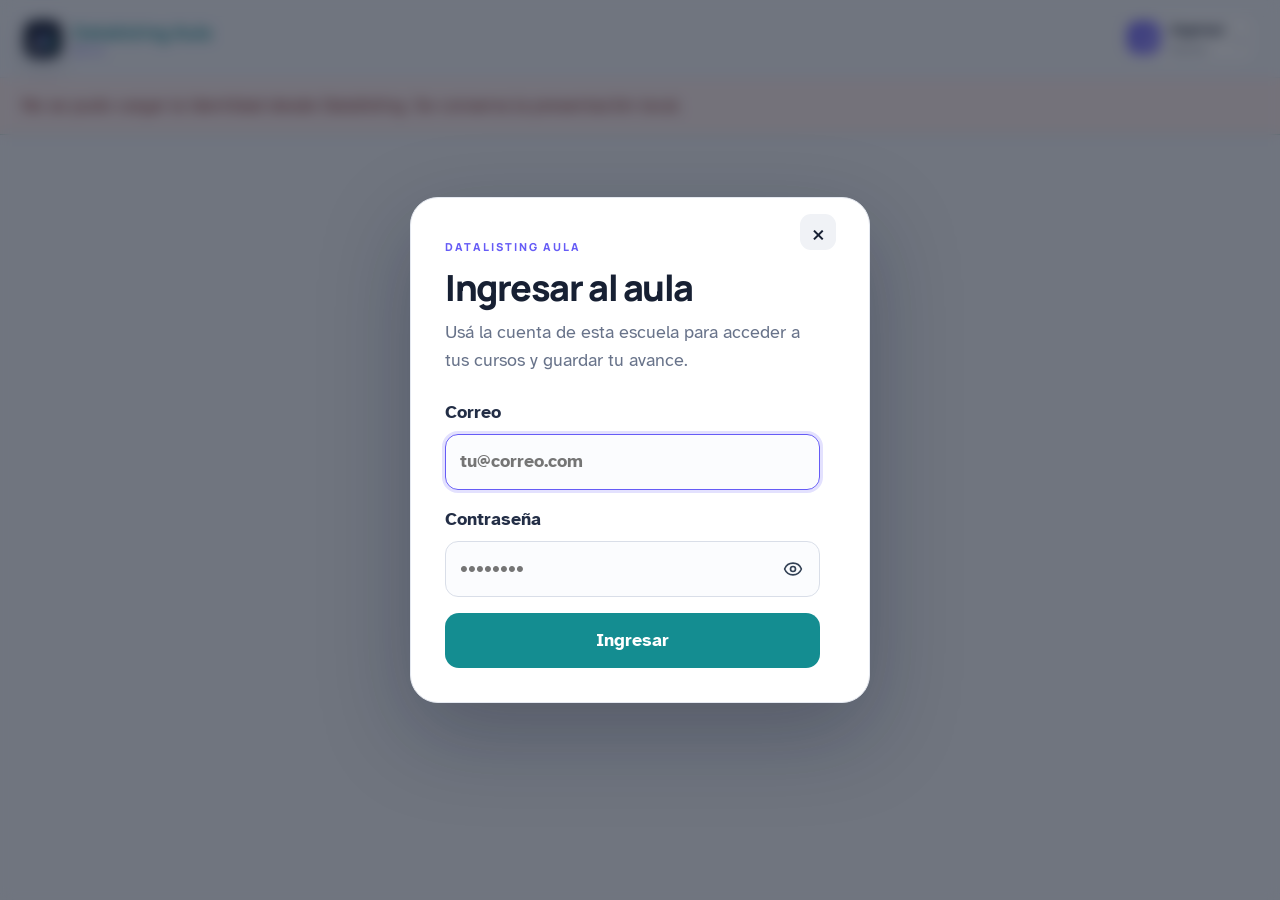
<file: index.html>
<!doctype html>
<html lang="es">
<head>
  <meta charset="utf-8">
  <meta name="viewport" content="width=device-width,initial-scale=1">
  <meta name="theme-color" content="#f5f7fb">
  <meta name="robots" content="noindex,nofollow,noarchive,nosnippet,noimageindex">
  <meta name="referrer" content="strict-origin-when-cross-origin">
  <title>Datalisting Aula</title>
  <link rel="preconnect" href="https://fonts.googleapis.com">
  <link rel="preconnect" href="https://fonts.gstatic.com" crossorigin>
  <link href="https://fonts.googleapis.com/css2?family=Atkinson+Hyperlegible:wght@400;700&family=Manrope:wght@500;600;700;800&display=swap" rel="stylesheet">
  <link rel="stylesheet" href="assets/aula.css?v=20261018-form-scroll1">
  <link rel="stylesheet" href="assets/meteorologia.css?v=20261017-2">
<link rel="stylesheet" href="assets/portal.css?v=20261017-2"><link rel="stylesheet" href="assets/docente.css?v=20261018-guia1"></head>
<body>
  <div class="privacy-shield" id="privacyShield" aria-hidden="true">
    <div class="privacy-shield-card">
      <strong>Contenido protegido</strong>
      <span>Volvé a Datalisting Aula para continuar.</span>
    </div>
  </div>
  <div class="privacy-watermark" id="privacyWatermark" aria-hidden="true"></div>
  <a class="skip" href="#contenido">Ir al contenido</a>

  <header class="topbar">
    <a class="brand" href="#" data-view="inicio">
      <span class="brand-mark"><i></i><i></i><i></i></span>
      <span><img id="tenantLogo" alt="" hidden><b data-brand-name>Datalisting</b><small>AULA</small></span>
    </a>
    <nav aria-label="Navegación principal"><button class="nav" data-view="administracion" data-manager-only hidden>Administrar aula</button>
      <button class="nav active" data-view="inicio">Inicio</button>
      <button class="nav" data-view="cursos">Mis cursos</button>
      <button class="nav" data-view="ayuda">Ayuda</button>
      <button class="nav" data-view="meteorologia" data-nautical-only hidden>Meteorología</button>
    </nav>
    <div class="top-actions">
      <button class="accessibility" aria-label="Opciones de lectura">Aa</button>
      <div class="account">
        <button class="profile" id="profileButton" aria-haspopup="menu" aria-expanded="false">
          <span class="avatar" id="profileAvatar">?</span>
          <span><span id="profileName">Ingresar</span><small id="profileRole">Cuenta del aula</small></span>
          <b>⌄</b>
        </button>
        <div class="account-menu hidden" id="accountMenu" role="menu">
          <button type="button" id="accountProfile" role="menuitem">Mi perfil</button>
          <button type="button" id="accountCourses" role="menuitem">Mis cursos</button>
          <button type="button" id="accountLogout" role="menuitem" class="danger">Cerrar sesión</button>
        </div>
      </div>
    </div>
  </header>

  <div id="portalMessage" class="portal-message" role="status" hidden></div><main id="contenido">
    <section class="hero view" data-section="inicio">
      <div class="hero-shell">
        <div class="hero-copy">
          <span class="eyebrow light">TU ESPACIO DE APRENDIZAJE</span>
          <h1>Aprender tecnología<br><span>puede sentirse fácil.</span></h1>
          <p>Todo lo que necesitás para avanzar, explicado con claridad y a tu ritmo.</p>
          <div class="actions">
            <button class="primary" data-view="cursos">Seguir aprendiendo <b>→</b></button>
            <button class="ghost" data-view="ayuda">Necesito ayuda</button>
          </div>
          <div class="hero-meta">
            <div><strong>0</strong><span>Cursos disponibles</span></div>
            <div><strong>0</strong><span>Clases completadas</span></div>
            <div><strong>0</strong><span>Clases pendientes</span></div>
          </div>
        </div>

        <div class="visual-stage"><article class="next-card portal-next"><span class="eyebrow">CONTINUÁ A TU RITMO</span><h2 id="nextCourseTitle">Tu próxima clase comienza acá</h2><p id="nextCourseDescription">Ingresá para ver tus cursos y materiales.</p><button type="button" class="primary" id="continueCourse" disabled>Abrir curso →</button></article></div>
      </div>
    </section>

    <section class="section view" data-section="inicio">
      <div class="section-head">
        <div><span class="eyebrow">CONTINUÁ TU CAMINO</span><h2>Tus cursos</h2><p>Todo organizado para que sepas siempre cuál es el próximo paso.</p></div>
        <button class="link" data-view="cursos">Ver todos <span>→</span></button>
      </div>
      <div class="course-grid" id="homeCourses"></div>
      <div class="wx-teaser" data-nautical-only hidden><div><h3>A Remarla · Panel meteorológico</h3><p>Gráficos interactivos de viento, ráfagas, temperatura y lluvia para Paraná.</p></div><button type="button" data-view="meteorologia">Abrir meteorología →</button></div>
      <div class="support-strip">
        <div class="support-icon">?</div>
        <div><b>¿Algo no se entiende?</b><span>Pedí ayuda en cualquier momento. Te guiamos paso a paso.</span></div>
        <button data-view="ayuda">Ir a Ayuda <span>→</span></button>
      </div>
    </section>

    <section class="section view hidden" data-section="cursos">
      <div class="page-head"><span class="eyebrow">MI APRENDIZAJE</span><h1>Mis cursos</h1><p>Tu biblioteca personal de aprendizaje. Elegí un curso y continuá desde donde quedaste.</p></div>
      <div class="course-grid" id="allCourses"></div>
    </section>

    <section class="section view hidden" data-section="curso">
      <button class="back-link" id="courseBack" type="button">← Volver a mis cursos</button>
      <div class="course-detail-head">
        <div>
          <span class="eyebrow">CURSO</span>
          <h1 id="courseDetailName">Curso</h1>
          <p id="courseDetailDescription"></p>
        </div>
        <div class="course-detail-badge" id="courseDetailCount">0 clases</div>
      </div>
      <div class="lesson-list" id="courseLessons"></div><article id="lessonViewer" class="portal-card" hidden></article><button type="button" class="primary" id="assessmentButton">Evaluación y certificado</button><article id="assessmentBox" class="portal-card" hidden></article>
    </section>


    <section class="section view hidden wx-page" data-section="meteorologia" aria-labelledby="wxTitle">
      <div class="wx-header">
        <div class="wx-heading">
          <div class="wx-identity"><span class="wx-identity-mark" aria-hidden="true">≈</span>
            <span><strong>A REMARLA</strong><small>CLUB DE RÍO · KAYAK &amp; SUP</small></span></div>
          <span class="wx-eyebrow">PRONÓSTICO · PARANÁ</span>
          <h1 id="wxTitle">El río, en datos.</h1>
          <p>Condiciones meteorológicas previstas para el Balneario Thompson. Gráficos por hora para planificar la consulta de las condiciones antes de remar.</p>
          <div class="wx-header-meta"><span><span class="wx-live-dot"></span> Pronóstico actualizado</span><span id="wxUpdate">Esperando primera consulta</span></div>
        </div>
        <div class="wx-header-actions">
          <a href="https://www.instagram.com/kayak_parana_club/" class="wx-social" data-instagram target="_blank" rel="noopener noreferrer" aria-label="Ver Instagram de A Remarla">Instagram ↗</a>
          <button class="wx-refresh" id="wxRefresh" type="button"><span aria-hidden="true">↻</span> Actualizar datos</button>
        </div>
      </div>
      <div class="wx-location"><span>Balneario Thompson · Paraná, Entre Ríos</span><span>Hora local de Argentina · pronóstico, no medición en tiempo real</span></div>
      <p class="wx-status" id="wxStatus" role="status">Consultando datos meteorológicos…</p>

      <div id="wxContent" hidden>
        <div class="wx-overview">
          <article class="wx-wind">
            <div class="wx-wind-head"><span>VIENTO A 10 METROS</span><span class="wx-wind-tag">Modelo horario</span></div>
            <div class="wx-wind-reading"><strong id="wxWind">—</strong><span>km/h</span></div>
            <div class="wx-wind-direction" id="wxDirection">Dirección del viento: —</div>
            <div class="wx-compass">
              <div class="wx-compass-ring"><span class="wx-n">N</span><span class="wx-e">E</span><span class="wx-s">S</span><span class="wx-o">O</span>
                <span class="wx-compass-pointer" id="wxPointer" aria-hidden="true">↑</span></div>
              <div class="wx-compass-note"><strong>Rosa de orientación</strong><span>La flecha indica de dónde viene el viento.</span></div>
            </div>
            <div class="wx-wind-note">El viento pronosticado a 10 m puede variar considerablemente a nivel del agua.</div>
          </article>
          <div class="wx-metrics">
            <article class="wx-metric"><span class="wx-label">Ráfagas</span><div class="wx-metric-reading"><strong id="wxGust">—</strong><span>km/h</span></div><small>Picos pronosticados</small></article>
            <article class="wx-metric"><span class="wx-label">Temperatura</span><div class="wx-metric-reading"><strong id="wxTemp">—</strong><span>°C</span></div><small>Aire a 2 metros</small></article>
            <article class="wx-metric"><span class="wx-label">Humedad</span><div class="wx-metric-reading"><strong id="wxHumidity">—</strong><span>%</span></div><small>Humedad relativa</small></article>
            <article class="wx-metric"><span class="wx-label">Presión</span><div class="wx-metric-reading"><strong id="wxPressure">—</strong><span>hPa</span></div><small>Al nivel del mar</small></article>
            <article class="wx-metric"><span class="wx-label">Nubosidad</span><div class="wx-metric-reading"><strong id="wxCloud">—</strong><span>%</span></div><small>Cobertura del cielo</small></article>
            <article class="wx-metric"><span class="wx-label">Precipitación</span><div class="wx-metric-reading"><strong id="wxRain">—</strong><span>mm</span></div><small id="wxRainNote">Próxima hora</small></article>
          </div>
        </div>

        <section class="wx-chart-shell" aria-labelledby="wxChartsHeading">
          <div class="wx-chart-header"><div><span class="wx-eyebrow">EVOLUCIÓN METEOROLÓGICA</span><h2 id="wxChartsHeading">Pronóstico por horas</h2><p>Deslizá la selección para explorar cada hora. Datos expresados en hora argentina.</p></div>
            <div class="wx-range" role="group" aria-label="Período del pronóstico">
              <button type="button" data-wx-hours="12">12 h</button><button type="button" data-wx-hours="24" class="active" aria-pressed="true">24 h</button><button type="button" data-wx-hours="48">48 h</button>
            </div>
          </div>
          <div class="wx-selected"><div><small>HORA SELECCIONADA</small><strong id="wxSelectedTime">—</strong></div>
            <div class="wx-selected-values"><span>Viento <b id="wxSelectedWind">—</b> km/h</span><span>Ráfagas <b id="wxSelectedGust">—</b> km/h</span><span>Temp. <b id="wxSelectedTemp">—</b> °C</span><span>Lluvia <b id="wxSelectedRain">—</b> mm</span></div>
          </div>
          <div class="wx-chart-title"><h3>Viento y ráfagas</h3><div class="wx-legend"><span><i class="wx-key wx-key-wind"></i> Viento</span><span><i class="wx-key wx-key-gust"></i> Ráfagas</span></div></div>
          <div class="wx-chart-viewport"><svg id="wxWindChart" class="wx-chart" role="img" aria-label="Curvas de viento y ráfagas con indicador de la hora seleccionada"></svg></div>
          <div class="wx-hour-control"><label for="wxHourSlider">Explorar hora</label><input id="wxHourSlider" type="range" min="0" max="23" value="0" step="1"><span>Mové el control para comparar los valores</span></div>
          <div class="wx-chart-pair">
            <section class="wx-mini-chart"><div class="wx-chart-title"><h3>Temperatura</h3><small>°C</small></div><div class="wx-chart-viewport"><svg id="wxTempChart" class="wx-chart" role="img" aria-label="Evolución de temperatura prevista"></svg></div></section>
            <section class="wx-mini-chart"><div class="wx-chart-title"><h3>Precipitación</h3><small>mm por hora</small></div><div class="wx-chart-viewport"><svg id="wxRainChart" class="wx-chart" role="img" aria-label="Barras de precipitación prevista"></svg></div></section>
          </div>
          <div class="wx-totals"><div><small>RÁFAGA MÁXIMA EN EL PERÍODO</small><strong id="wxMaxGust">—</strong></div><div><small>PRECIPITACIÓN ACUMULADA</small><strong id="wxTotalRain">—</strong></div></div>
        </section>

        <section class="wx-forecast" aria-labelledby="wxTableHeading"><div class="wx-forecast-title"><h2 id="wxTableHeading">Detalle técnico horario</h2><small>Deslizá la tabla horizontalmente en el celular</small></div>
          <div class="wx-hourly-scroll" tabindex="0" role="region" aria-label="Tabla de datos meteorológicos por hora"><table class="wx-hourly"><thead><tr><th>Fecha y hora</th><th>Viento<br>km/h</th><th>Ráfaga<br>km/h</th><th>Desde</th><th>Temperatura<br>°C</th><th>Lluvia<br>mm</th></tr></thead><tbody id="wxHourlyBody"></tbody></table></div>
        </section>
      </div>
      <section class="portal-card"><h2>Río y fuentes oficiales</h2><p>Consultá observaciones y alertas publicadas por sus organismos. Estos enlaces no son mediciones integradas en el panel.</p><div class="official-links"><a href="https://alerta.ina.gob.ar/" target="_blank" rel="noopener">INA · niveles y pronósticos hidrológicos ↗</a><a href="https://www.hidro.gov.ar/" target="_blank" rel="noopener">Servicio de Hidrografía Naval ↗</a><a href="https://www.smn.gob.ar/alertas" target="_blank" rel="noopener">SMN · alertas meteorológicas ↗</a><a href="https://www.noaa.gov/" target="_blank" rel="noopener">NOAA · información meteorológica y oceánica ↗</a></div></section><p class="wx-footer"><strong>Fuente:</strong> <a href="https://api.met.no/" target="_blank" rel="noopener noreferrer">MET Norway</a> · <a href="https://creativecommons.org/licenses/by/4.0/" target="_blank" rel="noopener noreferrer">CC BY 4.0</a>. Consultados desde Datalisting; convertidos a km/h y hora argentina. Las variables que el proveedor no devuelve se muestran como no disponibles. Ubicación aproximada: Thompson, Paraná. <strong>No son datos observados en la costa ni una recomendación de seguridad náutica.</strong> Verificar corrientes, nivel del río y alertas oficiales antes de salir.</p>
    </section>

    <section class="section view hidden" data-section="ayuda">
      <div class="help">
        <div><span class="eyebrow">AYUDA SIN COMPLICACIONES</span><h1>Estamos cerca cuando lo necesitás.</h1><p>No hace falta conocer palabras técnicas. Elegí lo que querés hacer y te acompañamos paso a paso.</p></div>
        <aside>
          <div class="help-title"><span>?</span><b>¿Con qué te ayudamos?</b></div>
          <button><i>01</i><span>Cómo entrar a una clase<small>Empezar o continuar una actividad</small></span><b>→</b></button>
          <button><i>02</i><span>Cómo ver un material<small>PDF, videos y contenidos</small></span><b>→</b></button>
          <button><i>03</i><span>Recuperar mi acceso<small>Usuario o contraseña</small></span><b>→</b></button>
          <button><i>04</i><span>Contactar al docente<small>Enviar una consulta</small></span><b>→</b></button>
        </aside>
      </div>
    </section>
<section class="section view hidden" data-section="administracion"><div class="page-head"><span class="eyebrow">ADMINISTRACIÓN DE TU ESCUELA</span><h1>Cursos, materiales y alumnos</h1><p>Los cambios se guardan en Datalisting. Solo se muestran datos de este portal.</p></div><div class="portal-admin-grid"><article class="portal-card"><h2>Identidad de tu escuela</h2><form id="identityForm"><label>Nombre<input name="name" required></label><label>Presentación<textarea name="tagline" maxlength="500"></textarea></label><label>Color principal<input name="primary_color" type="color" value="#148d91"></label><label>Logotipo (enlace HTTPS)<input name="logo_url" type="url"></label><button class="primary">Guardar identidad</button></form></article>
<article class="portal-card"><h2>1 · Curso</h2><label>Elegí un curso<select id="manageCourse"><option value="">Nuevo curso</option></select></label><form id="courseForm"><label>Nombre<input name="name" required maxlength="255"></label><label>Identificador<input name="slug" pattern="[a-z0-9]+(-[a-z0-9]+)*" required maxlength="100"></label><label>Descripción<textarea name="description" maxlength="5000"></textarea></label><label><input type="checkbox" name="active" checked>Activo</label><label><input name="preview" type="checkbox">Mostrar este curso como muestra pública (incluye texto y enlaces de sus clases)</label><button class="primary">Guardar curso</button></form></article>
<article class="portal-card"><h2>2 · Clases</h2><label>Elegí una clase<select id="manageLesson"><option value="">Nueva clase</option></select></label><form id="lessonForm"><label>Título<input name="title" required maxlength="255"></label><label>Descripción<textarea name="description" maxlength="5000"></textarea></label><label>Contenido de la clase<textarea name="content" rows="8" maxlength="100000"></textarea></label><div class="portal-two"><label>Orden<input name="sort_order" type="number" min="0" value="0" required></label><label>Duración estimada (minutos)<input name="duration_minutes" type="number" min="1" max="1440"></label></div><label><input type="checkbox" name="active" checked>Activa</label><button class="primary">Guardar clase</button></form></article>
<article class="portal-card"><h2>3 · Material privado</h2><p>Elegí un curso y una clase guardados. Cargá un archivo o un enlace HTTPS.</p><form id="materialForm"><label>Título<input name="title" required maxlength="255"></label><label>Archivo (hasta 20 MB)<input name="file" type="file"></label><label>Enlace alternativo<input name="external_url" type="url" placeholder="https://"></label><button class="primary">Agregar material</button></form></article>
<article class="portal-card"><h2>4 · Inscribir alumno</h2><p>Elegí primero el curso. La inscripción manual es una habilitación expresa del administrador.</p><form id="enrollForm"><label>Cuenta del alumno<select id="studentSelect" required></select></label><button class="primary">Inscribir al curso</button></form><details><summary>Crear cuenta de alumno</summary><form id="studentForm"><label>Nombre<input name="name" required></label><label>Correo<input type="email" name="email" required></label><label>Contraseña temporal<input type="password" name="password" minlength="6" pattern="(?=.*\p{Lu})(?=.*[\p{P}\p{S}]).{6,}" title="Mínimo 6 caracteres, una mayúscula y un símbolo" required autocomplete="new-password"></label><label>Repetir contraseña<input type="password" name="password_confirmation" minlength="6" pattern="(?=.*\p{Lu})(?=.*[\p{P}\p{S}]).{6,}" title="Mínimo 6 caracteres, una mayúscula y un símbolo" required autocomplete="new-password"></label><p>El alumno debe cambiarla primero en datalisting.info/login.</p><button class="primary">Crear cuenta</button></form></details></article>
<article class="portal-card" data-nautical-only hidden><h2>Ubicación del panel náutico</h2><form id="nauticalForm"><label>Lugar<input name="location_name" required></label><label>Latitud<input name="latitude" type="number" step="0.0001" min="-90" max="90" required></label><label>Longitud<input name="longitude" type="number" step="0.0001" min="-180" max="180" required></label><button class="primary">Guardar ubicación</button></form></article></div></section>
  </main>

<section class="view hidden section" data-section="cuenta"><article class="portal-card" id="passwordCard" hidden><h2>Mi cuenta · cambiar contraseña</h2><form id="passwordForm"><label>Contraseña actual<input name="current_password" type="password" required autocomplete="current-password"></label><label>Nueva contraseña<input name="password" type="password" minlength="6" pattern="(?=.*\p{Lu})(?=.*[\p{P}\p{S}]).{6,}" title="Mínimo 6 caracteres, una mayúscula y un símbolo" required autocomplete="new-password"></label><label>Repetí la nueva contraseña<input name="password_confirmation" type="password" minlength="6" pattern="(?=.*\p{Lu})(?=.*[\p{P}\p{S}]).{6,}" title="Mínimo 6 caracteres, una mayúscula y un símbolo" required autocomplete="new-password"></label><button class="primary">Guardar contraseña</button></form></article></section>
  <div class="auth-backdrop hidden" id="authBackdrop">
    <section class="auth-card" role="dialog" aria-modal="true" aria-labelledby="authTitle">
      <button class="auth-close" id="authClose" aria-label="Cerrar">×</button>
      <span class="eyebrow">DATALISTING AULA</span>
      <h2 id="authTitle">Ingresar al aula</h2>
      <p>Usá la cuenta de esta escuela para acceder a tus cursos y guardar tu avance.</p>
      <form id="loginForm">
        <label>Correo
          <input id="loginEmail" type="email" autocomplete="username" required placeholder="tu@correo.com">
        </label>
        <label>Contraseña
          <input id="loginPassword" type="password" autocomplete="current-password" required placeholder="••••••••">
        </label>
        <p class="auth-error hidden" id="authError"></p>
        <button class="auth-submit" type="submit">Ingresar</button>
      </form>
    </section>
  </div>

  <footer><div class="footer-brand"><span class="brand-mark"><i></i><i></i><i></i></span><b data-brand-name>Datalisting Aula</b></div><p>La tecnología a tu servicio, y no al revés.</p><small>Accesibilidad · Privacidad · Ayuda</small></footer>
  <script src="config.js?v=20261017-2"></script>
  <script src="assets/aula.js?v=20261019-session-429-2"></script>
  <script src="assets/meteorologia.js?v=20261017-2"></script>
<script src="assets/docente.js?v=20261018-guia2"></script>
<script defer src="assets/portal-privacy-consent.js" data-portal="aula-generica"></script>

<script defer src="https://20facusam23.github.io/portfolio/datalisting-grid/grid.js?v=20261031-2" data-dg-site="aula"></script>
</body>
</html>
</file>
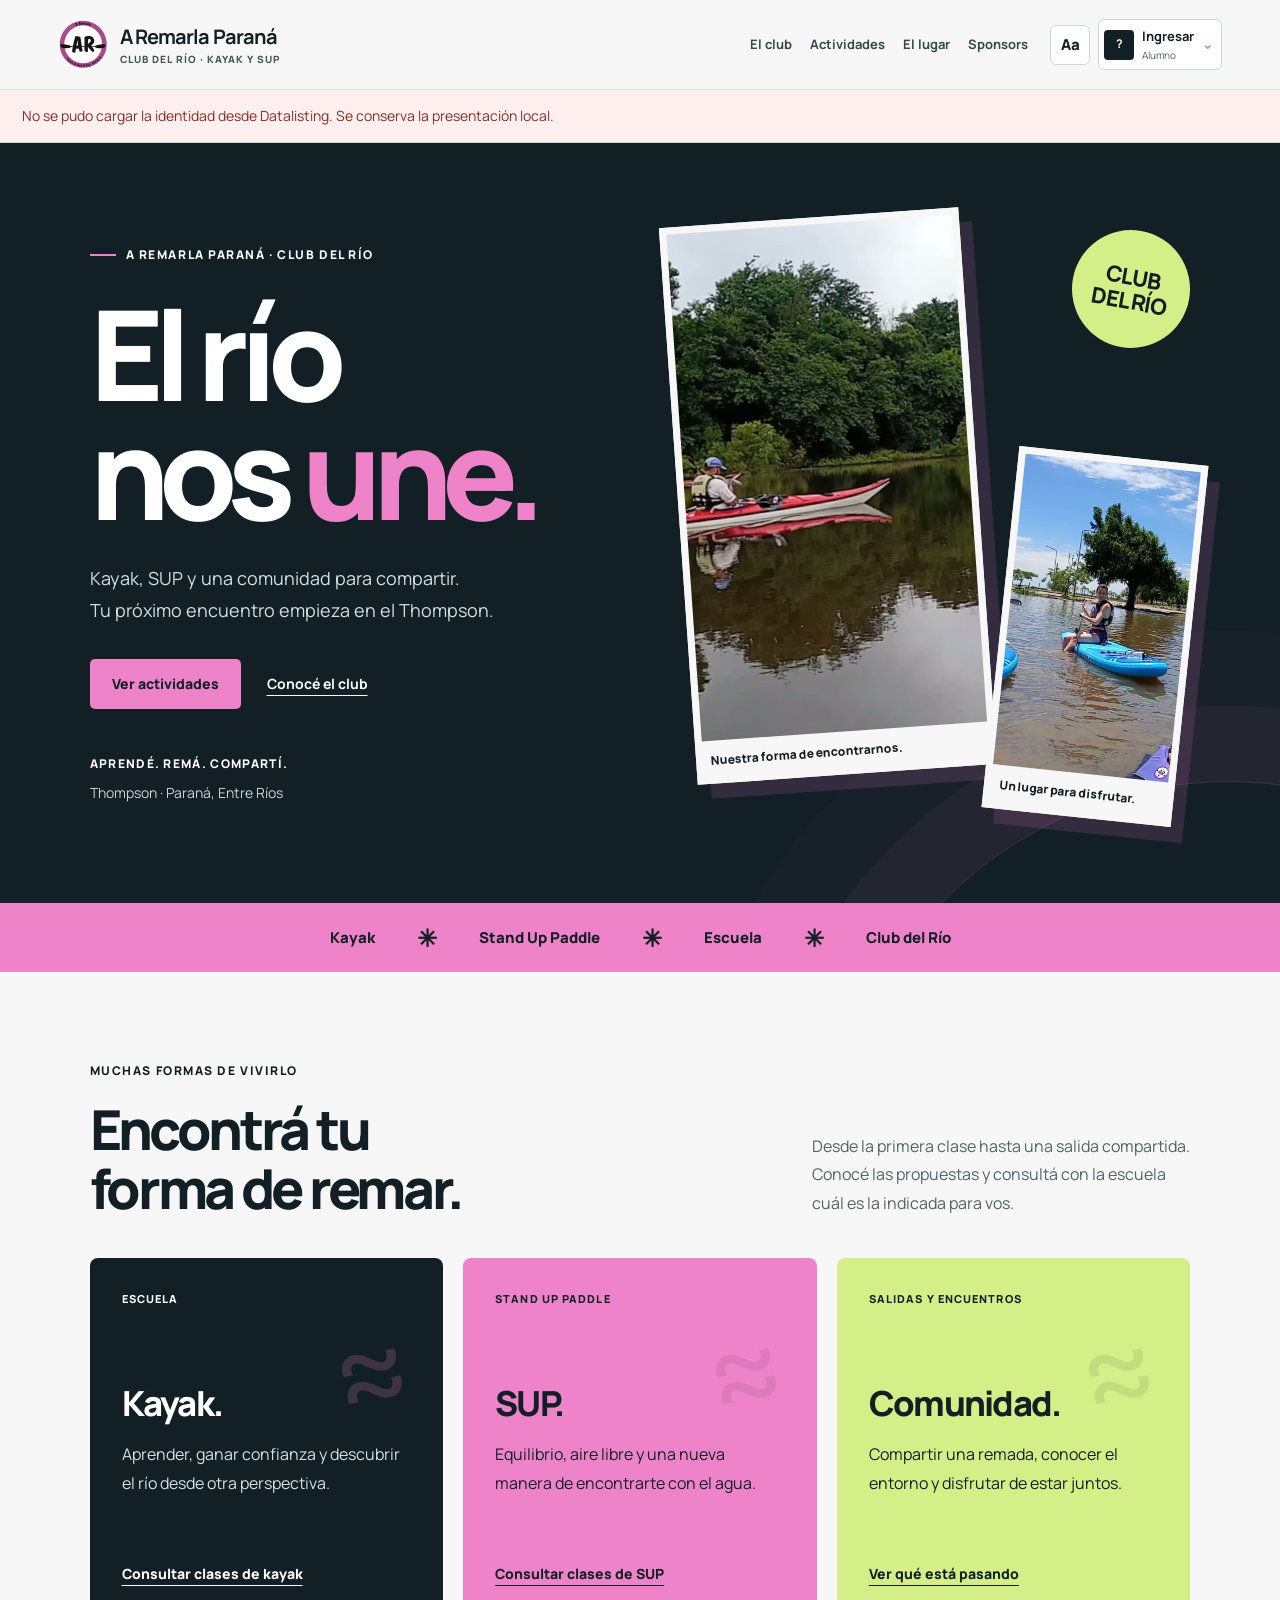
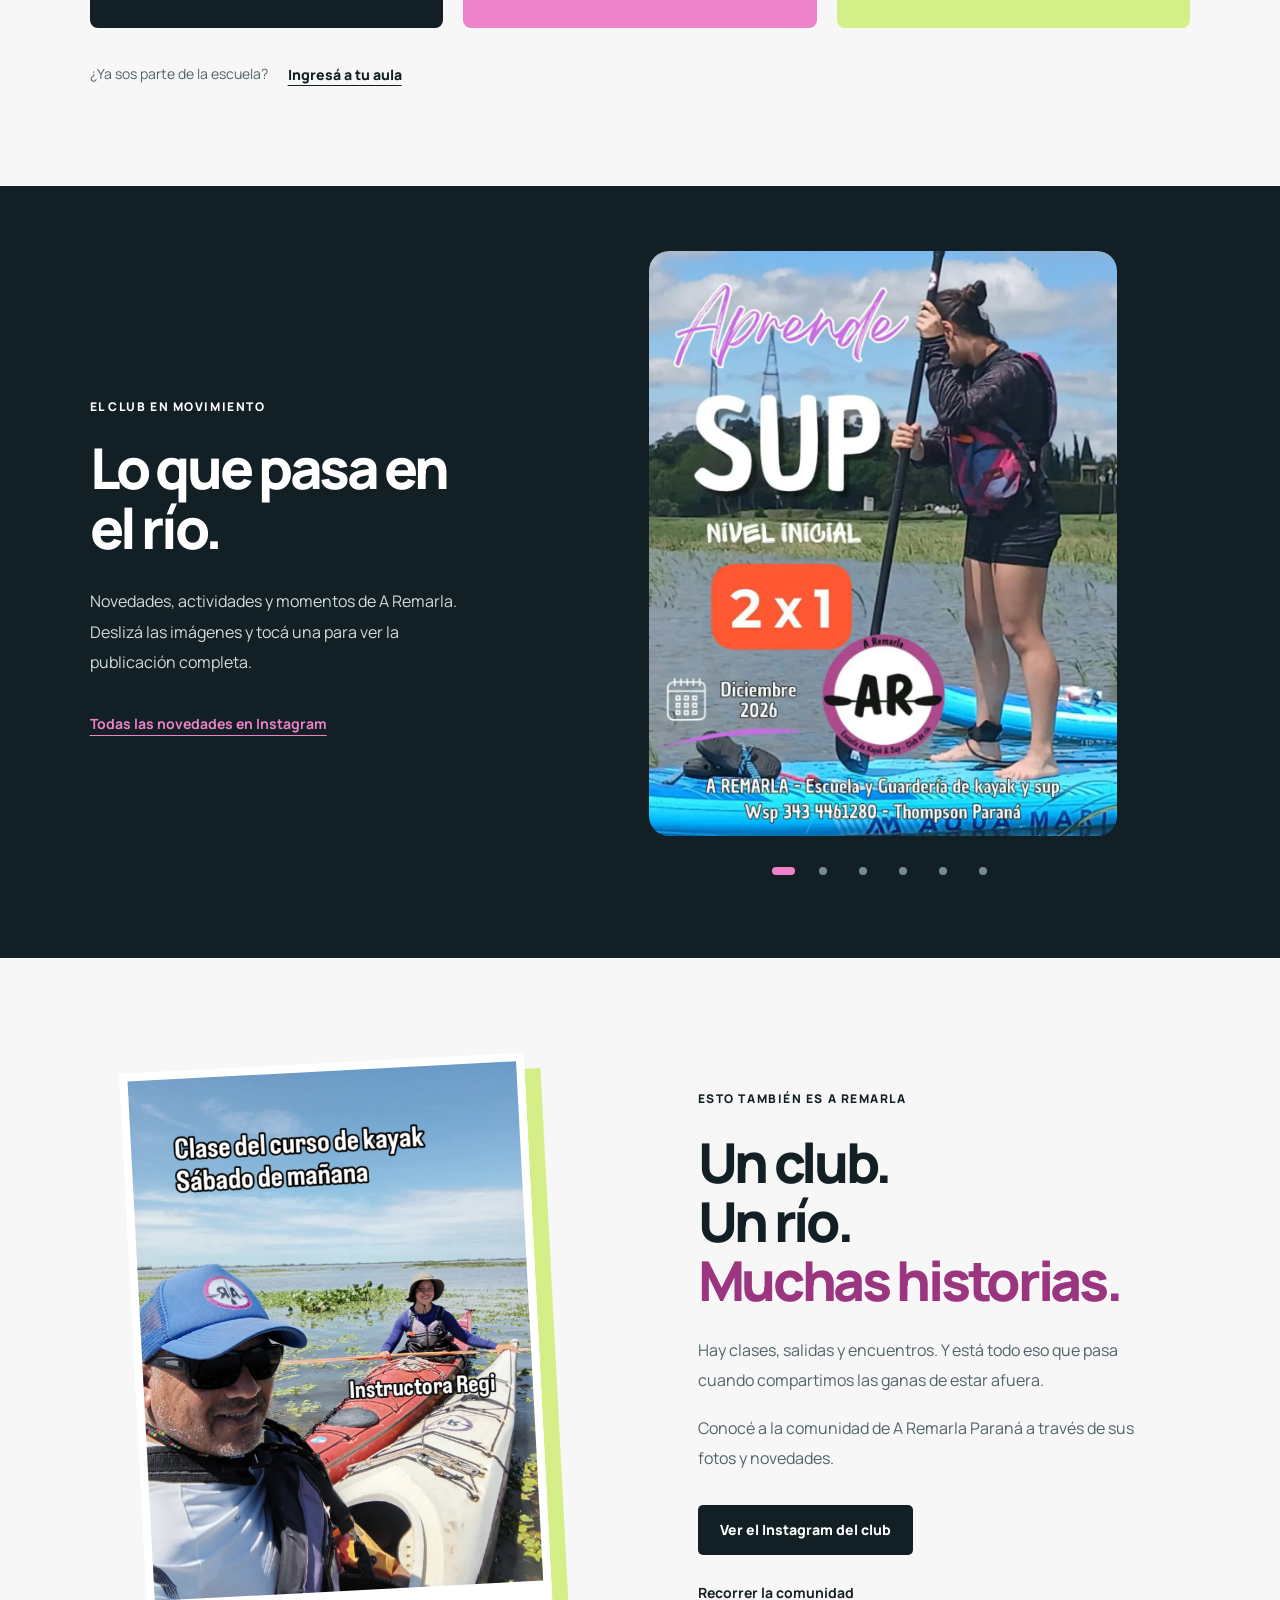
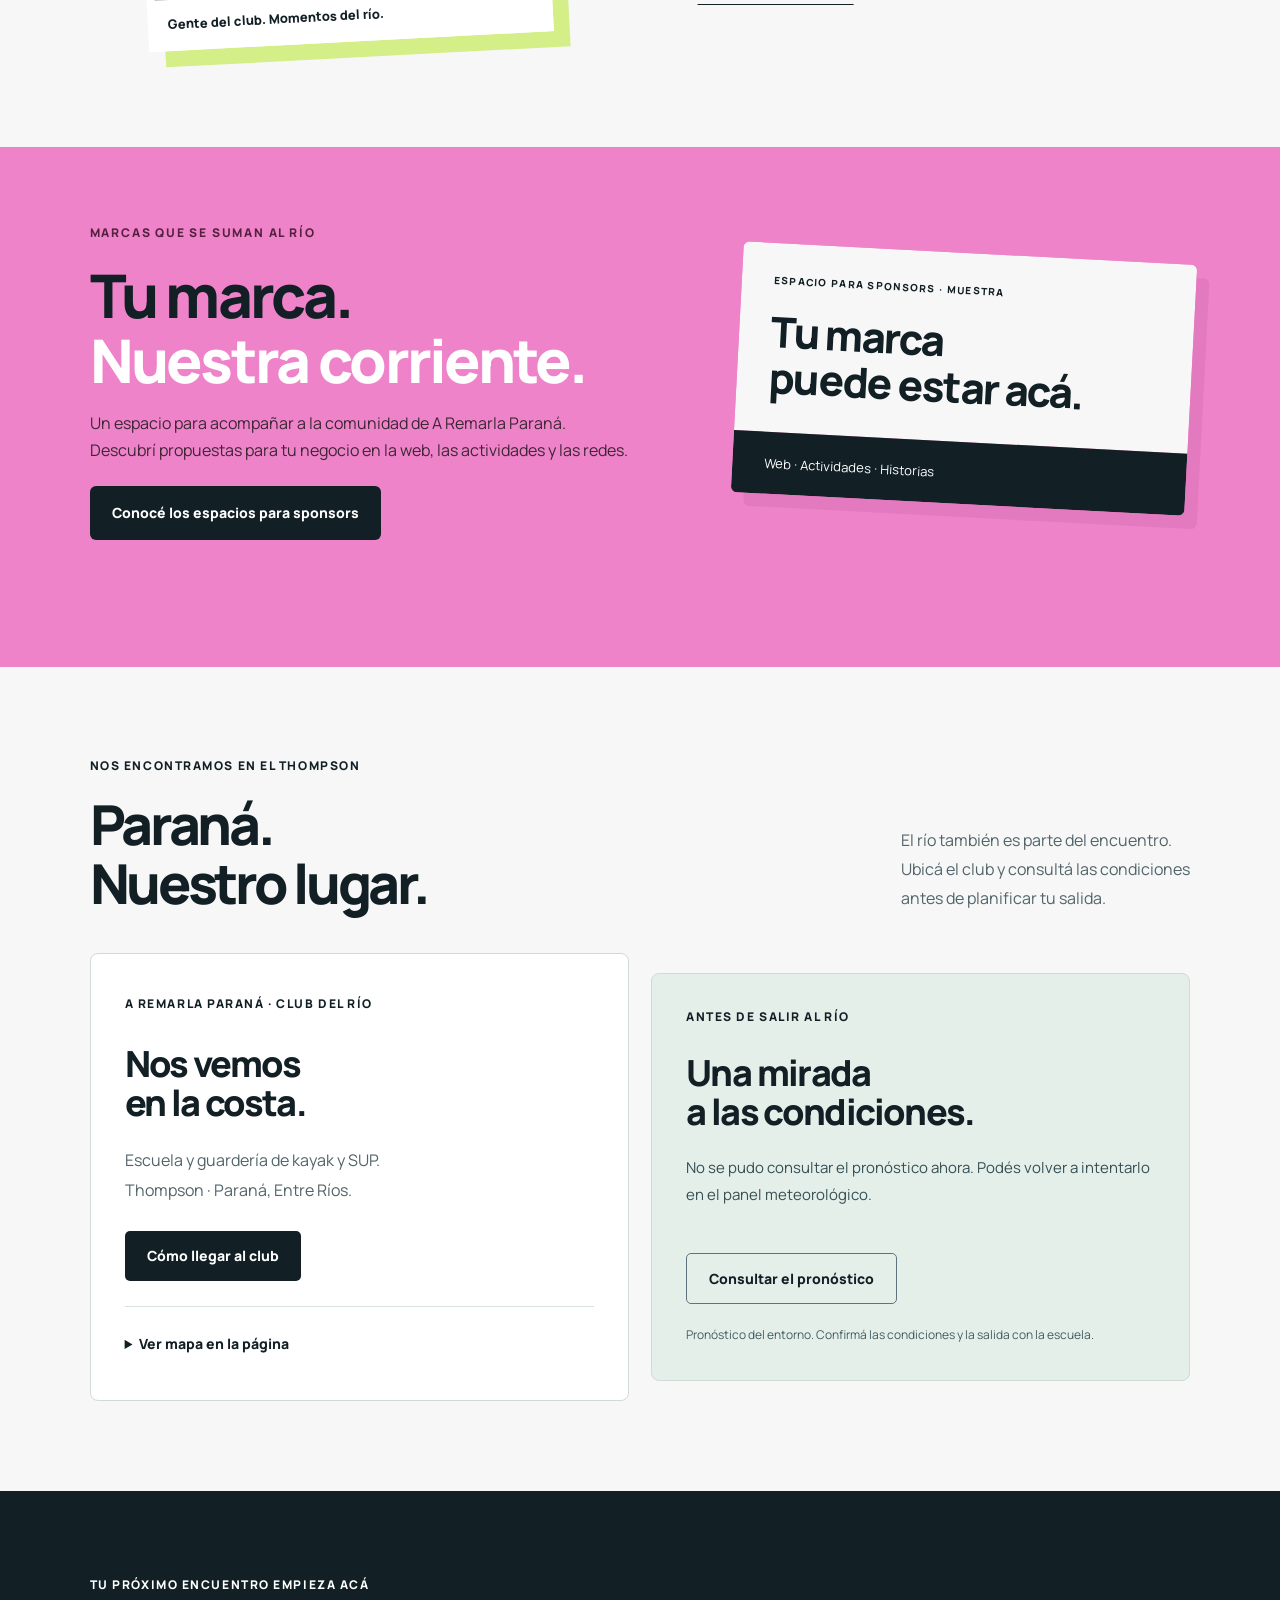
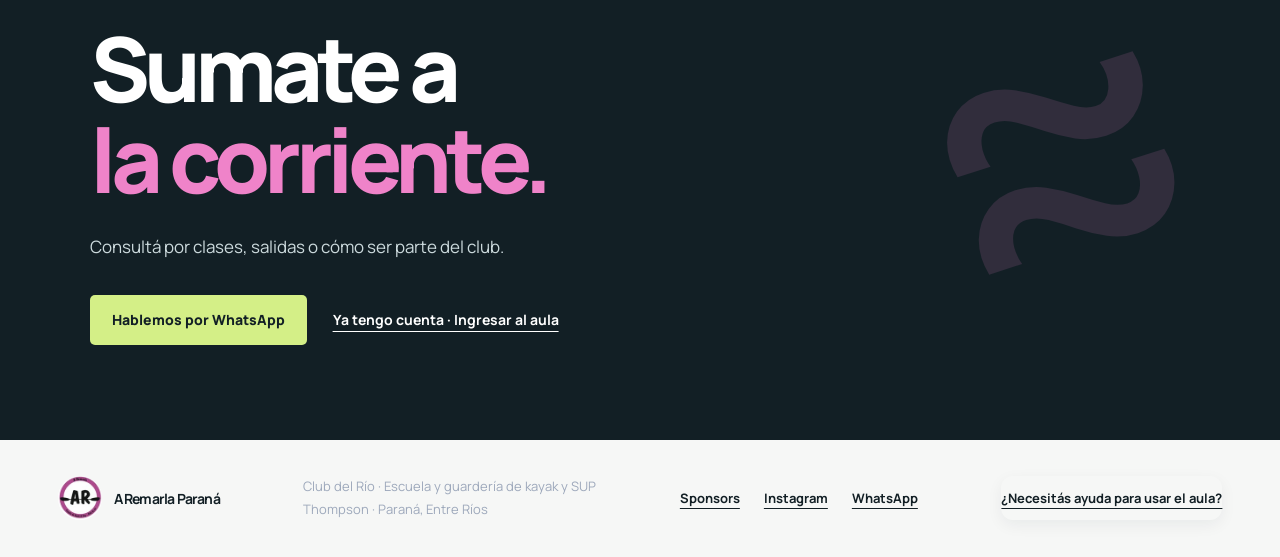
<file: a-remarla/index.html>
<!doctype html>
<html lang="es-AR">
<head>
  <meta charset="utf-8">
  <meta name="viewport" content="width=device-width,initial-scale=1">
  <meta name="theme-color" content="#121f25">
  <meta name="robots" content="index,follow">
  <meta name="referrer" content="strict-origin-when-cross-origin">
  <meta name="description" content="A Remarla Paraná, Club del Río. Escuela de kayak y SUP, salidas, encuentros y comunidad en el Thompson.">
  <title>A Remarla Paraná | Club del Río</title>
  <meta property="og:type" content="website">
  <meta property="og:site_name" content="A Remarla Paraná · Club del Río">
  <meta property="og:locale" content="es_AR">
  <meta property="og:title" content="A Remarla Paraná · Club del Río">
  <meta property="og:description" content="Aprendé, remá y compartí el río. Cursos de kayak y SUP, actividades y encuentros en Paraná.">
  <meta property="og:image" content="https://20facusam23.github.io/datalisting-aula/assets/a-remarla-tarjeta-escuela.png?v=20261105">
  <meta property="og:image:secure_url" content="https://20facusam23.github.io/datalisting-aula/assets/a-remarla-tarjeta-escuela.png?v=20261105">
  <meta property="og:image:type" content="image/png">
  <meta property="og:image:width" content="1200">
  <meta property="og:image:height" content="630">
  <meta property="og:image:alt" content="A Remarla Paraná, Club del Río · Kayak y SUP">
  <meta property="og:url" content="https://20facusam23.github.io/datalisting-aula/a-remarla/">
  <meta name="twitter:card" content="summary_large_image">
  <meta name="twitter:title" content="A Remarla Paraná · Club del Río">
  <meta name="twitter:description" content="Aprendé, remá y compartí el río en Paraná.">
  <meta name="twitter:image" content="https://20facusam23.github.io/datalisting-aula/assets/a-remarla-tarjeta-escuela.png?v=20261105">

  <link rel="preconnect" href="https://fonts.googleapis.com">
  <link rel="preconnect" href="https://fonts.gstatic.com" crossorigin>
  <link href="https://fonts.googleapis.com/css2?family=Atkinson+Hyperlegible:wght@400;700&family=Manrope:wght@500;600;700;800&display=swap" rel="stylesheet">
  <link rel="stylesheet" href="../assets/aula.css?v=20261018-form-scroll1">
  <link rel="stylesheet" href="../assets/meteorologia.css?v=20261018-claves6">
<link rel="stylesheet" href="../assets/portal.css?v=20261018-claves6"><link rel="stylesheet" href="../assets/escuela.css?v=20261018-claves6"><link rel="stylesheet" href="../assets/mapa-nautico.css?v=20261020-plano1"><link rel="icon" href="[data-uri]"><link rel="stylesheet" href="../assets/docente.css?v=20261018-guia1">
<style id="cyberweek-style">
/* A REMARLA — Cyber Week SUP. Una sola escena neon desde la promocion hasta compartir. */
#cyberweek-sup{
  --cw-text:#f6ffff;--cw-muted:#d5ecf6;--cw-aqua:#65fff0;--cw-pink:#ff69c6;
  position:relative;isolation:isolate;box-sizing:border-box;
  margin:0 auto;padding-top:clamp(36px,6vw,80px)!important;padding-bottom:clamp(46px,6vw,85px)!important;
  overflow:hidden;
  background:
    radial-gradient(ellipse 60% 28% at 3% 12%,rgba(5,223,238,.47),transparent 100%),
    radial-gradient(ellipse 54% 33% at 99% 10%,rgba(255,46,192,.36),transparent 100%),
    radial-gradient(ellipse 70% 33% at 83% 68%,rgba(87,63,211,.48),transparent 100%),
    radial-gradient(ellipse 85% 32% at 12% 97%,rgba(3,209,212,.35),transparent 100%),
    linear-gradient(154deg,#05324f 0%,#0b365b 25%,#102041 50%,#432354 76%,#093b51 100%)!important;
  color:var(--cw-text)!important;
}
#cyberweek-sup *,#cyberweek-sup *:before,#cyberweek-sup *:after{box-sizing:border-box}
#cyberweek-sup:before{
  content:"";position:absolute;inset:0;z-index:-1;pointer-events:none;
  background:
    repeating-radial-gradient(ellipse 76% 13% at 50% 120%,transparent 0 30px,rgba(65,245,245,.14) 31px 32px,transparent 33px 76px),
    linear-gradient(172deg,transparent 35%,rgba(41,236,245,.045) 52%,transparent 65%);
  opacity:.85;
}
#cyberweek-sup:after{
  content:"";position:absolute;z-index:-1;pointer-events:none;
  width:min(74vw,680px);height:min(74vw,680px);top:-20%;right:-17%;
  border:1px solid rgba(119,255,247,.27);border-radius:50%;
  box-shadow:0 0 0 47px rgba(77,243,239,.04),0 0 0 100px rgba(255,68,191,.035);
}
#cyberweek-sup .section-head{margin-bottom:clamp(22px,4vw,38px)}
#cyberweek-sup .section-head .eyebrow{color:var(--cw-aqua)!important;font-weight:900;letter-spacing:.14em}
#cyberweek-sup .section-head h2{
  color:#fff!important;font-size:clamp(2.1rem,5.1vw,4.2rem)!important;
  letter-spacing:-.055em;line-height:1.08;margin:10px 0!important;
  text-shadow:0 0 26px rgba(58,236,240,.25);
}
#cyberweek-sup .section-head p,#cyberweek-sup .section-head p strong{
  color:#eefcff!important;font-size:clamp(.98rem,1.35vw,1.1rem);line-height:1.5
}
#cyberweek-sup .cw-layout{
  display:grid;grid-template-columns:minmax(0,1fr) minmax(0,1.1fr);
  gap:clamp(16px,3vw,30px);align-items:start
}
#cyberweek-sup .cw-intro,
#cyberweek-sup .cw-card{
  min-width:0;position:relative;border-radius:25px;
  border:1px solid rgba(165,255,251,.38);
  background:linear-gradient(145deg,rgba(4,39,66,.60),rgba(21,20,58,.51))!important;
  box-shadow:0 22px 65px rgba(1,14,29,.20),inset 0 1px rgba(255,255,255,.14);
  color:#fff!important;overflow:hidden
}
#cyberweek-sup .cw-intro{padding:clamp(24px,3.5vw,42px)}
#cyberweek-sup .cw-intro:after{
  content:"";position:absolute;right:-145px;top:-120px;
  width:340px;height:340px;border:1px solid rgba(95,250,249,.23);
  border-radius:50%;box-shadow:0 0 0 55px rgba(77,250,238,.045);pointer-events:none
}
#cyberweek-sup .cw-eyebrow{
  display:inline-block;color:var(--cw-aqua)!important;font-weight:900;
  letter-spacing:.14em;font-size:.82rem;text-transform:uppercase
}
#cyberweek-sup .cw-intro h3{
  color:#fff!important;font-size:clamp(2.1rem,4vw,3.5rem)!important;
  font-weight:900!important;letter-spacing:-.045em;line-height:1.09;
  margin:20px 0!important;text-shadow:0 2px 12px rgba(0,0,0,.24)
}
#cyberweek-sup .cw-intro h3 span{color:#ff8fdf!important}
#cyberweek-sup .cw-intro p{
  color:#eafaff!important;line-height:1.64;font-size:1.02rem
}
#cyberweek-sup .cw-off{
  display:inline-flex;align-items:center;max-width:100%;
  margin:20px 0 24px;padding:12px 17px;
  border-radius:999px;background:linear-gradient(105deg,#eb2f9f,#ff68c6);
  color:#fff!important;font-weight:900;font-size:clamp(.94rem,2vw,1.24rem);
  box-shadow:0 5px 25px rgba(246,58,168,.36);
  text-shadow:0 1px 3px rgba(99,8,56,.4)
}
#cyberweek-sup .cw-points{display:grid;gap:13px;margin:10px 0 0;padding:0;list-style:none}
#cyberweek-sup .cw-points li{position:relative;padding-left:29px;color:#fff!important;font-size:1.01rem;font-weight:700}
#cyberweek-sup .cw-points li:before{content:"✓";position:absolute;left:0;color:var(--cw-aqua);font-weight:900}
#cyberweek-sup .cw-date{display:block;color:#a2fff4!important;font-weight:900;margin-top:30px;line-height:1.4}
#cyberweek-sup .cw-caption{color:#ddebfa!important;font-size:.89rem!important;line-height:1.55}
#cyberweek-sup .cw-card-body{padding:clamp(18px,3vw,34px)}
#cyberweek-sup .cw-card h3{
  color:#fff!important;font-size:clamp(1.45rem,2.8vw,2rem)!important;
  margin:0 0 8px!important;letter-spacing:-.025em
}
#cyberweek-sup .cw-card .cw-subtitle{color:#d5f5ff!important;line-height:1.5;margin:0 0 19px}
#cyberweek-sup .cw-prices{display:grid;gap:10px;margin:0 0 23px}
#cyberweek-sup .cw-price{
  min-width:0;display:flex;align-items:center;justify-content:space-between;
  gap:8px;cursor:pointer;border-radius:15px;padding:13px 14px;
  border:1.5px solid rgba(153,247,252,.36)!important;
  background:rgba(5,40,67,.65)!important;
  transition:background .16s,border-color .16s,transform .16s
}
#cyberweek-sup .cw-price:hover{border-color:rgba(99,255,239,.8)!important}
#cyberweek-sup .cw-price:has(input:checked){
  background:linear-gradient(100deg,rgba(3,111,123,.66),rgba(85,29,102,.55))!important;
  border-color:#77fff1!important;
  box-shadow:inset 0 0 0 1px rgba(112,255,246,.2),0 0 19px rgba(33,244,221,.12)
}
#cyberweek-sup .cw-price input{accent-color:#62f5e8;flex-shrink:0;width:19px;height:19px}
#cyberweek-sup .cw-price strong{display:block;color:#fff!important;font-size:.96rem;line-height:1.36}
#cyberweek-sup .cw-price small{display:block;color:#bdeff4!important;font-size:.79rem;margin-top:4px}
#cyberweek-sup .cw-money{flex:none;color:#ff9cdb!important;font-weight:900;font-size:1.12rem;white-space:nowrap}
#cyberweek-sup .cw-fields{display:grid;grid-template-columns:repeat(2,minmax(0,1fr));gap:14px}
#cyberweek-sup .cw-field{display:grid;gap:7px;color:#fff!important;font-size:.9rem;font-weight:800}
#cyberweek-sup .cw-field input,
#cyberweek-sup .cw-field select{
  display:block;width:100%;min-width:0;min-height:49px;
  border:1.5px solid #9ed9e6!important;border-radius:11px;
  background:#fff!important;color:#152c40!important;opacity:1;
  padding:11px 12px;font:600 1rem/1.35 Manrope,system-ui,sans-serif;
  color-scheme:light
}
#cyberweek-sup .cw-field input::placeholder{color:#526378!important;opacity:1}
#cyberweek-sup .cw-field input:focus,#cyberweek-sup .cw-field select:focus{
  outline:3px solid #65fff0!important;outline-offset:2px
}
#cyberweek-sup .cw-book{
  display:flex;align-items:center;justify-content:center;gap:10px;
  width:100%;min-height:56px;margin:19px 0 0;padding:14px 16px;
  cursor:pointer;border:0!important;border-radius:14px;
  background:linear-gradient(100deg,#55f9e7,#77ffe1)!important;
  color:#073045!important;font-size:1.03rem;font-weight:900!important;
  box-shadow:0 8px 27px rgba(8,240,224,.28);
  transition:transform .15s,filter .15s
}
#cyberweek-sup .cw-book:hover{filter:brightness(1.06);transform:translateY(-1px)}
#cyberweek-sup .cw-book:focus-visible{outline:3px solid #fff;outline-offset:3px}
#cyberweek-sup .cw-note,
#cyberweek-sup .cw-note strong{
  color:#d9f4f8!important;font-size:.84rem;line-height:1.57
}
#cyberweek-sup .cw-note strong{color:#9cfff1!important;font-weight:900}
@media(max-width:820px){
  #cyberweek-sup{padding:37px 18px 52px!important}
  #cyberweek-sup .cw-layout{grid-template-columns:1fr}
  #cyberweek-sup .cw-intro{order:0}
  #cyberweek-sup .cw-card{order:1}
  #cyberweek-sup .cw-fields{grid-template-columns:1fr 1fr}
}
@media(max-width:520px){
  #cyberweek-sup{padding:28px 14px 44px!important}
  #cyberweek-sup .cw-layout{gap:16px}
  #cyberweek-sup .cw-intro,#cyberweek-sup .cw-card{border-radius:21px}
  #cyberweek-sup .cw-intro{padding:23px 21px}
  #cyberweek-sup .cw-card-body{padding:20px 15px}
  #cyberweek-sup .cw-fields{grid-template-columns:1fr;gap:12px}
  #cyberweek-sup .cw-price{padding:12px 10px}
  #cyberweek-sup .cw-price strong{font-size:.88rem}
  #cyberweek-sup .cw-money{font-size:1rem}
  #cyberweek-sup .cw-intro h3{font-size:clamp(1.9rem,8vw,2.4rem)!important}
  #cyberweek-sup .section-head h2{font-size:clamp(2rem,9vw,2.7rem)!important}
}
@media(prefers-reduced-motion:reduce){
  #cyberweek-sup .cw-price,#cyberweek-sup .cw-book{transition:none}
}
</style>

<style id="cyberweek-share-style">
/* Compartir pertenece a la misma escena; nunca recupera el panel blanco. */
#cyberweek-sup #cyberweek-share{
  margin:25px 0 0;border:1px solid rgba(135,255,249,.47)!important;
  border-radius:19px;padding:clamp(15px,2vw,22px);
  background:linear-gradient(132deg,rgba(3,82,108,.46),rgba(90,23,96,.43))!important;
  box-shadow:inset 0 1px 0 rgba(255,255,255,.18);
  color:#fff!important
}
#cyberweek-sup #cyberweek-share h4{
  color:#fff!important;font-size:1.3rem!important;
  font-weight:900;margin:0 0 9px!important;line-height:1.28
}
#cyberweek-sup #cyberweek-share p{
  color:#dcfaff!important;font-size:.87rem;line-height:1.55;margin:0 0 13px
}
#cyberweek-sup #cyberweek-share .cw-share-actions{
  display:grid;grid-template-columns:repeat(2,minmax(0,1fr));gap:9px
}
#cyberweek-sup #cyberweek-share .cw-share-actions button{
  display:block;min-width:0;min-height:48px;
  padding:10px 8px;cursor:pointer;text-align:center;
  border:1.5px solid rgba(119,252,248,.58)!important;border-radius:13px;
  background:rgba(3,39,67,.65)!important;
  color:#fff!important;font:800 .83rem/1.35 Manrope,system-ui,sans-serif;
  transition:background .15s,border-color .15s
}
#cyberweek-sup #cyberweek-share .cw-share-actions button:nth-child(1),
#cyberweek-sup #cyberweek-share .cw-share-actions button:nth-child(5){
  border-color:rgba(255,138,219,.67)!important;background:rgba(141,26,117,.44)!important
}
#cyberweek-sup #cyberweek-share .cw-share-actions button:hover{
  background:rgba(23,116,145,.72)!important;border-color:#a5fff7!important
}
#cyberweek-sup #cyberweek-share [data-cw-status]:empty{display:none}
#cyberweek-sup #cyberweek-share [data-cw-status]{
  color:#c9fff8!important;min-height:1.5em;margin:13px 0 0;font-size:.81rem;line-height:1.48
}
@media(max-width:400px){
  #cyberweek-sup #cyberweek-share{padding:14px 11px}
  #cyberweek-sup #cyberweek-share .cw-share-actions{gap:7px}
  #cyberweek-sup #cyberweek-share .cw-share-actions button{font-size:.77rem;padding:10px 5px}
}
</style><link rel="stylesheet" href="../assets/a-remarla-campanas.css?v=20261123-instagram3">
  <link rel="stylesheet" href="../assets/a-remarla-sponsors.css?v=20261124-1">
  <link rel="stylesheet" href="../assets/a-remarla-club.css?v=20261124-club1">
</head>
<body class="ar-club">
  <div class="privacy-shield" id="privacyShield" aria-hidden="true">
    <div class="privacy-shield-card">
      <strong>Contenido protegido</strong>
      <span>Volvé a A Remarla para continuar.</span>
    </div>
  </div>
  <div class="privacy-watermark" id="privacyWatermark" aria-hidden="true"></div>
  <a class="skip" href="#contenido">Ir al contenido</a>

  <header class="topbar">
    <a class="brand" href="#" data-view="inicio">
      <img class="school-logo" src="[data-uri]" alt="A Remarla · Escuela y guardería de kayak y SUP" width="72" height="72">
      <span><img id="tenantLogo" alt="" hidden><b>A Remarla Paraná</b><small>CLUB DEL RÍO · KAYAK Y SUP</small></span>
    </a>
    <nav aria-label="Navegación principal"><button class="nav" data-view="administracion" data-manager-only hidden>Administrar aula</button>
      <button class="nav active" data-view="inicio">La escuela</button><button class="nav" data-view="rio">El río y el lugar</button><button class="nav" data-view="comunidad">Nuestra comunidad</button>
      <a class="nav" href="sponsors/" style="text-decoration:none">Sponsors</a>
      <button class="nav" data-view="cursos">Mis cursos</button>
      <button class="nav" data-view="ayuda">Ayuda</button>
      <button class="nav" data-view="meteorologia" data-nautical-only hidden>Meteorología</button>
    </nav>
    <div class="top-actions">
      <button class="accessibility" aria-label="Opciones de lectura">Aa</button>
      <div class="account">
        <button class="profile" id="profileButton" aria-haspopup="menu" aria-expanded="false">
          <span class="avatar" id="profileAvatar">?</span>
          <span><span id="profileName">Ingresar</span><small id="profileRole">Cuenta del aula</small></span>
          <b>⌄</b>
        </button>
        <div class="account-menu hidden" id="accountMenu" role="menu">
          <button type="button" id="accountProfile" role="menuitem">Mi perfil</button>
          <button type="button" id="accountCourses" role="menuitem">Mis cursos</button>
          <button type="button" id="accountLogout" role="menuitem" class="danger">Cerrar sesión</button>
        </div>
      </div>
    </div>
  </header>

  <div id="portalMessage" class="portal-message" role="status" hidden></div><main id="contenido">
<section class="section view" data-section="inicio" id="campanas-remarla" aria-label="Campañas de A Remarla" hidden>
  <div class="cp-dots" role="group" aria-label="Elegir campaña">
    <button type="button" aria-label="Campaña 1: Cyber Week SUP" aria-current="true"></button>
    <button type="button" aria-label="Campaña 2: Peña El Río Nos Une"></button>
    <button type="button" aria-label="Campaña 3: Paseo guiado Arroyo Las Conchas"></button>
    <button type="button" aria-label="Campaña 4: Travesía en kayak Isla Santa Cándida"></button>
  </div>
  <div class="cp-track" aria-label="Carrusel de campañas de A Remarla" tabindex="0">
    <article class="cp-card"><button type="button" onclick="location.hash='campana-cyberweek'"><img src="../assets/a-remarla-cybersup-redes-2026.jpg?v=20261105-images5" alt="Afiche Cyber Week SUP de A Remarla, promoción finalizada" loading="lazy"></button></article>
    <article class="cp-card"><button type="button" onclick="location.hash='campana-pena-rio-nos-une'"><img src="../assets/a-remarla-pena-rio-nos-une-2026.jpg?v=20261105-images5" alt="Afiche original de Peña El Río Nos Une" loading="eager"></button></article>
    <article class="cp-card"><button type="button" onclick="location.hash='campana-arroyo-las-conchas'"><div class="cp-image-pending"><small class="cp-pending-label">PASEO GUIADO · KAYAK Y SUP</small><strong>Arroyo Las Conchas</strong><span>Lunes 9 de noviembre · 10:00 a 13:00</span><span class="cp-pending-action">Ver detalles y reservar</span></div></button></article>
    <article class="cp-card"><button type="button" onclick="location.hash='campana-isla-santa-candida'"><div class="cp-image-pending"><small class="cp-pending-label">TRAVESÍA EN KAYAK · A REMARLA</small><strong>Isla Santa Cándida</strong><span>Domingo 8 de noviembre · 14:00 hs · Thompson</span><span class="cp-pending-action">Ver detalles y reservar</span></div></button></article>
  </div>
</section>
<section class="section view" data-section="inicio" id="cyberweek-sup" aria-labelledby="cyberweek-title">
  <div class="section-head">
    <div><span class="eyebrow">PROMOCIÓN ESPECIAL · A REMARLA</span><h2 id="cyberweek-title">CYBER WEEK · SUP</h2><p><strong>Del 2 al 4 de noviembre</strong> · Hasta 50% OFF · Reservá tu lugar para noviembre o diciembre.</p></div>
  </div>
  <div class="cw-layout">
    <div class="cw-intro">
      <span class="cw-eyebrow">A REMARLA · CLUB DE RÍO</span>
      <h3>Tu próximo curso de <span>SUP</span> comienza acá.</h3>
      <p>Stand Up Paddle Surf: aprendé a disfrutar del río con una propuesta de cuatro clases de una hora y media cada una.</p>
      <div class="cw-off">35%, 40% y hasta 50% OFF</div>
      <ul class="cw-points">
        <li>4 clases de 1 hora y media</li>
        <li>Descuentos según modalidad</li>
        <li>Cupos limitados</li>
        <li>Balneario Thompson · Paraná</li>
      </ul>
      <span class="cw-date">Promoción del 2 al 4 de noviembre de 2026</span>
      <p class="cw-caption">Elegí tu modalidad y solicitá la reserva. La escuela te confirma cupo y datos de transferencia.</p>
    </div>
    <div class="cw-card">
      <form class="cw-card-body" id="cyberweek-form" novalidate>
        <h3>Elegí tu promoción</h3>
        <p class="cw-subtitle">Curso de SUP · Seleccioná una opción para solicitar tu inscripción.</p>
        <div class="cw-prices" role="radiogroup" aria-label="Modalidad de promoción">
          <label class="cw-price"><span style="display:flex;align-items:center;gap:10px"><input type="radio" name="oferta" value="Vienen 2, paga 1 (50% OFF) · $30.000" checked required><span><strong>Vienen 2, paga 1</strong><small>50% de descuento</small></span></span><span class="cw-money">$30.000</span></label>
          <label class="cw-price"><span style="display:flex;align-items:center;gap:10px"><input type="radio" name="oferta" value="Individual (35% OFF) · $39.000"><span><strong>Inscripción individual</strong><small>35% de descuento</small></span></span><span class="cw-money">$39.000</span></label>
          <label class="cw-price"><span style="display:flex;align-items:center;gap:10px"><input type="radio" name="oferta" value="Alumnos A Remarla (40% OFF) · $36.000"><span><strong>Alumnos A Remarla</strong><small>40% de descuento</small></span></span><span class="cw-money">$36.000</span></label>
          <label class="cw-price"><span style="display:flex;align-items:center;gap:10px"><input type="radio" name="oferta" value="Tabla propia (50% OFF) · $30.000"><span><strong>Con tabla propia</strong><small>50% de descuento</small></span></span><span class="cw-money">$30.000</span></label>
        </div>
        <div class="cw-fields">
          <label class="cw-field">Nombre y apellido<input name="nombre" autocomplete="name" maxlength="100" placeholder="Tu nombre" required></label>
          <label class="cw-field">WhatsApp de contacto<input name="telefono" autocomplete="tel" inputmode="tel" maxlength="24" placeholder="343 ..." required></label>
          <label class="cw-field">Mes de cursada<select name="mes" required><option value="">Elegí un mes</option><option value="noviembre de 2026">Noviembre 2026</option><option value="diciembre de 2026">Diciembre 2026</option></select></label>
          <label class="cw-field">Cantidad de asistentes<select name="personas" required><option value="1">1 persona</option><option value="2">2 personas</option></select></label>
        </div>
        <button class="cw-book" type="submit">Solicitar reserva por WhatsApp →</button>
        <p class="cw-note">Reserva con seña de <strong>$10.000 por transferencia</strong>. Durante la vigencia de la promoción, el envío abre WhatsApp para solicitar tu lugar; el cupo se confirma con la escuela luego de acreditar la seña. Si ya venció, podrás consultar nuevas fechas y tarifas. Consultá las condiciones de la promoción 2×1.</p>
        <aside id="cyberweek-share" aria-label="Compartir promoción Cyber Week">
          <h4>Compartí la promoción</h4>
          <p>Compartí la imagen en Instagram, en el estado de WhatsApp o en otra app.</p>
          <a href="../assets/a-remarla-cybersup-redes-2026.jpg?v=20261103-final" target="_blank" rel="noopener" aria-label="Ver afiche nuevo para compartir">
            <img src="../assets/a-remarla-cybersup-redes-2026.jpg?v=20261103-final" alt="Nuevo afiche Cyber Week SUP de A Remarla, sin precios para historias de Instagram y estados de WhatsApp" loading="lazy" width="270" height="338" style="display:block;width:min(100%,270px);height:auto;margin:12px auto 14px;border-radius:14px;border:1px solid rgba(125,255,255,.45);box-shadow:0 7px 20px rgba(0,0,0,.2)">
          </a>
          <div class="cw-share-actions">
            <button type="button" data-cw-share="share">Compartir imagen</button>
            <button type="button" data-cw-share="copy">Copiar enlace</button>
          </div>
          <p data-cw-status role="status" aria-live="polite" hidden></p>
        </aside>
      </form>
    </div>
  </div>
</section>
<div class="school-shortcuts"><button data-view="inicio">La escuela</button><button data-view="rio">Mapa y radar</button><button data-view="meteorologia">Servicios meteorológicos</button><button data-view="comunidad">Fotos y comunidad</button><button data-view="cursos">Ingresar al aula →</button></div>
        <section class="hero view club-hero" data-section="inicio" id="club-inicio" aria-labelledby="club-title">
      <div class="club-hero-copy">
        <p class="club-eyebrow"><span aria-hidden="true"></span>A REMARLA PARANÁ · CLUB DEL RÍO</p>
        <h1 id="club-title">El río<br>nos <em>une.</em></h1>
        <p class="club-hero-description">Kayak, SUP y una comunidad para compartir.<br>Tu próximo encuentro empieza en el Thompson.</p>
        <div class="club-actions"><a class="club-button club-button-pink" href="#campanas-remarla" data-club-scroll="campanas-remarla">Ver actividades</a><a class="club-text-link" href="#club-propuestas" data-club-scroll="club-propuestas">Conocé el club</a></div>
        <p class="club-hero-place">APRENDÉ. REMÁ. COMPARTÍ.<span>Thompson · Paraná, Entre Ríos</span></p>
      </div>
      <div class="club-hero-gallery" aria-label="Momentos reales de A Remarla Paraná">
        <figure class="club-photo club-photo-river"><img src="[data-uri]" width="640" height="1136" alt="Un kayakista de A Remarla recorre el río entre reflejos y vegetación" fetchpriority="high"><figcaption>Nuestra forma de encontrarnos.</figcaption></figure>
        <figure class="club-photo club-photo-sup"><img src="[data-uri]" width="640" height="1136" alt="Una participante de A Remarla con su tabla de SUP en el Thompson"><figcaption>Un lugar para disfrutar.</figcaption></figure>
        <span class="club-stamp" aria-hidden="true">CLUB<br>DEL RÍO</span>
      </div>
      <div class="club-learning-hooks" hidden><div class="hero-meta" data-private-stats><div><strong>0</strong><span>Cursos disponibles</span></div><div><strong>0</strong><span>Clases completadas</span></div><div><strong>0</strong><span>Clases pendientes</span></div></div><article class="portal-next" hidden><h2 id="nextCourseTitle"></h2><p id="nextCourseDescription"></p><button id="continueCourse" disabled>Abrir curso</button></article></div>
    </section>

    <section class="view club-ribbon" data-section="inicio" id="club-ribbon" aria-label="A Remarla Paraná"><span>Kayak</span><b aria-hidden="true">✳</b><span>Stand Up Paddle</span><b aria-hidden="true">✳</b><span>Escuela</span><b aria-hidden="true">✳</b><span>Club del Río</span></section>

    <section class="view club-section club-experiences" data-section="inicio" id="club-propuestas" aria-labelledby="club-experiences-title">
      <div class="club-section-head"><div><p class="club-eyebrow">MUCHAS FORMAS DE VIVIRLO</p><h2 id="club-experiences-title">Encontrá tu<br>forma de remar.</h2></div><p>Desde la primera clase hasta una salida compartida.<br>Conocé las propuestas y consultá con la escuela<br>cuál es la indicada para vos.</p></div>
      <div class="club-experience-grid">
        <article class="club-experience club-experience-kayak"><span class="club-experience-kicker">ESCUELA</span><div class="club-water-mark" aria-hidden="true">≈</div><h3>Kayak.</h3><p>Aprender, ganar confianza y descubrir el río desde otra perspectiva.</p><a href="https://wa.me/5493434461280?text=Hola%20Guille%2C%20quiero%20consultar%20por%20las%20clases%20de%20kayak%20de%20A%20Remarla." target="_blank" rel="noopener noreferrer">Consultar clases de kayak</a></article>
        <article class="club-experience club-experience-sup"><span class="club-experience-kicker">STAND UP PADDLE</span><div class="club-water-mark" aria-hidden="true">≈</div><h3>SUP.</h3><p>Equilibrio, aire libre y una nueva manera de encontrarte con el agua.</p><a href="https://wa.me/5493434461280?text=Hola%20Guille%2C%20quiero%20consultar%20por%20las%20clases%20de%20SUP%20de%20A%20Remarla." target="_blank" rel="noopener noreferrer">Consultar clases de SUP</a></article>
        <article class="club-experience club-experience-community"><span class="club-experience-kicker">SALIDAS Y ENCUENTROS</span><div class="club-water-mark" aria-hidden="true">≈</div><h3>Comunidad.</h3><p>Compartir una remada, conocer el entorno y disfrutar de estar juntos.</p><a href="#campanas-remarla" data-club-scroll="campanas-remarla">Ver qué está pasando</a></article>
      </div>
      <div class="club-student-link"><span>¿Ya sos parte de la escuela?</span><button type="button" data-view="cursos">Ingresá a tu aula</button></div>
    </section>

    <section class="view club-section club-community" data-section="inicio" id="club-comunidad" aria-labelledby="club-community-title">
      <figure class="club-community-photo"><img src="../assets/a-remarla-instagram/DgBj1jgDdlT.webp" width="1080" height="1443" alt="Una clase de kayak de A Remarla Paraná junto a la instructora Regi" loading="lazy"><figcaption>Gente del club. Momentos del río.</figcaption></figure>
      <div class="club-community-copy"><p class="club-eyebrow">ESTO TAMBIÉN ES A REMARLA</p><h2 id="club-community-title">Un club.<br>Un río.<br><em>Muchas historias.</em></h2><p>Hay clases, salidas y encuentros. Y está todo eso que pasa cuando compartimos las ganas de estar afuera.</p><p>Conocé a la comunidad de A Remarla Paraná a través de sus fotos y novedades.</p><a class="club-button club-button-dark" href="https://www.instagram.com/kayak_parana_club/" target="_blank" rel="noopener noreferrer">Ver el Instagram del club</a><button type="button" class="club-text-button" data-view="comunidad">Recorrer la comunidad</button></div>
    </section>

    <section class="section view ar-sponsor-callout" data-section="inicio" id="club-sponsors" aria-labelledby="ar-sponsors-title">
      <div class="ar-sponsor-layout"><div><span class="ar-sponsor-kicker">MARCAS QUE SE SUMAN AL RÍO</span><h2 id="ar-sponsors-title">Tu marca.<br><span>Nuestra corriente.</span></h2><p>Un espacio para acompañar a la comunidad de A Remarla Paraná. Descubrí propuestas para tu negocio en la web, las actividades y las redes.</p><a class="ar-sponsor-button" href="sponsors/">Conocé los espacios para sponsors</a></div><div class="ar-sponsor-visual" aria-label="Muestra de espacio para una marca"><div><small>ESPACIO PARA SPONSORS · MUESTRA</small>Tu marca<br>puede estar acá.</div><p>Web · Actividades · Historias</p></div></div>
      <div class="sp-partner-grid" data-sp-partners data-sp-placement="home" data-sp-data="data/sponsors.json"></div>
    </section>

    <section class="view club-section club-location" data-section="inicio" id="club-lugar" aria-labelledby="club-location-title">
      <div class="club-section-head"><div><p class="club-eyebrow">NOS ENCONTRAMOS EN EL THOMPSON</p><h2 id="club-location-title">Paraná.<br>Nuestro lugar.</h2></div><p>El río también es parte del encuentro.<br>Ubicá el club y consultá las condiciones<br>antes de planificar tu salida.</p></div>
      <div class="welcome-grid club-location-grid">
        <article class="welcome-map club-address"><span class="club-eyebrow">A REMARLA PARANÁ · CLUB DEL RÍO</span><h3>Nos vemos<br>en la costa.</h3><p>Escuela y guardería de kayak y SUP.<br>Thompson · Paraná, Entre Ríos.</p><a class="club-button club-button-dark" href="https://www.google.com/maps/dir/?api=1&amp;destination=-31.7143690%2C-60.5075116" target="_blank" rel="noopener noreferrer">Cómo llegar al club</a><details class="club-map-details"><summary>Ver mapa en la página</summary><iframe title="Ubicación de A Remarla en Paraná" loading="lazy" src="https://www.openstreetmap.org/export/embed.html?bbox=-60.5165116%2C-31.7203690%2C-60.4985116%2C-31.7083690&amp;layer=mapnik&amp;marker=-31.7143690%2C-60.5075116"></iframe></details></article>
        <article class="public-wx club-weather"><span class="club-eyebrow">ANTES DE SALIR AL RÍO</span><h3>Una mirada<br>a las condiciones.</h3><div id="welcomeWeather" role="status">Consultando condiciones previstas…</div><button type="button" class="club-button club-button-outline" data-view="meteorologia">Consultar el pronóstico</button><p class="club-weather-note">Pronóstico del entorno. Confirmá las condiciones y la salida con la escuela.</p></article>
      </div>
    </section>

    <section class="view club-contact" data-section="inicio" id="club-contacto" aria-labelledby="club-contact-title"><p class="club-eyebrow">TU PRÓXIMO ENCUENTRO EMPIEZA ACÁ</p><h2 id="club-contact-title">Sumate a<br><em>la corriente.</em></h2><p>Consultá por clases, salidas o cómo ser parte del club.</p><div class="club-actions"><a class="club-button club-button-lime" href="https://wa.me/5493434461280?text=Hola%20Guille%2C%20quiero%20conocer%20las%20propuestas%20de%20A%20Remarla%20Paran%C3%A1%20Club%20del%20R%C3%ADo." target="_blank" rel="noopener noreferrer">Hablemos por WhatsApp</a><button type="button" class="club-text-button" data-view="cursos">Ya tengo cuenta · Ingresar al aula</button></div><span class="club-contact-water" aria-hidden="true">≈</span></section>


<section class="section view" data-section="inicio">
      <div class="section-head">
        <div><span class="eyebrow">APRENDER CON A REMARLA</span><h2>La propuesta de formación</h2><p>Conocé los cursos. Para entrar a las clases y documentos, ingresá con tu cuenta.</p></div>
        <button class="link" data-view="cursos">Ver todos <span>→</span></button>
      </div>
      <div class="course-grid" id="homeCourses"></div>
      <div class="wx-teaser" data-nautical-only hidden><div><h3>A Remarla · Panel meteorológico</h3><p>Gráficos interactivos de viento, ráfagas, temperatura y lluvia para Paraná.</p></div><button type="button" data-view="meteorologia">Abrir meteorología →</button></div>
      <div class="support-strip">
        <div class="support-icon">?</div>
        <div><b>¿Algo no se entiende?</b><span>Pedí ayuda en cualquier momento. Te guiamos paso a paso.</span></div>
        <button data-view="ayuda">Ir a Ayuda <span>→</span></button>
      </div>
    </section>

<section class="section view hidden" data-section="rio"><div class="page-head"><span class="eyebrow">NUESTRO ENTORNO</span><h1>Nos encontramos junto al río.</h1><p>Ubicación de A Remarla en Paraná: <strong>-31.7143690, -60.5075116</strong>.</p></div><div class="map-tabs"><button data-map="nautical" aria-pressed="false">Plano náutico</button><button data-map="map" aria-pressed="true">Mapa</button><button data-map="aerial" aria-pressed="false">Vista aérea</button><button data-map="radar" aria-pressed="false">Radar de lluvia</button></div><iframe id="riverMap" title="Ubicación de A Remarla" loading="lazy" referrerpolicy="strict-origin-when-cross-origin" src="https://www.openstreetmap.org/export/embed.html?bbox=-60.5165116%2C-31.7203690%2C-60.4985116%2C-31.7083690&amp;layer=mapnik&amp;marker=-31.7143690%2C-60.5075116"></iframe><p id="mapExplanation">El marcador señala la ubicación de A Remarla.</p><a href="https://www.google.com/maps/dir/?api=1&amp;destination=-31.7143690%2C-60.5075116" target="_blank" rel="noopener">Abrir ubicación y cómo llegar ↗</a><div class="river-weather-callout"><h2>El clima también es parte del recorrido.</h2><p>Consultá viento, ráfagas, temperatura y lluvia prevista por hora.</p><button class="primary" data-view="meteorologia">Abrir servicios meteorológicos →</button></div><p class="embed-note">La vista aérea no es una transmisión en vivo. El radar depende de la cobertura disponible y conserva la hora indicada por su servicio. Si una vista no carga, usá el mapa o el panel meteorológico.</p></section>
<section class="section view hidden" data-section="comunidad"><div class="page-head"><span class="eyebrow">MOMENTOS QUE NOS UNEN</span><h1>La escuela, en movimiento.</h1><p>Publicaciones de nuestra comunidad. Deslizá para recorrerlas.</p></div><div class="social-controls"><button id="socialPrev" aria-label="Publicación anterior">←</button><button id="socialNext" aria-label="Publicación siguiente">→</button><a href="https://www.instagram.com/kayak_parana_club/" target="_blank" rel="noopener">Ver todas las publicaciones ↗</a></div><div id="socialCarousel" class="social-carousel" aria-label="Publicaciones de A Remarla"></div><p class="embed-note">Si las publicaciones no aparecen, abrí el perfil de la escuela. Su disponibilidad depende de la configuración de Instagram y del navegador.</p></section>
    <section class="section view hidden" data-section="cursos">
      <div class="page-head"><span class="eyebrow">MI APRENDIZAJE</span><h1>Cursos y aula</h1><p>Tu biblioteca personal de aprendizaje. Elegí un curso y continuá desde donde quedaste.</p></div>
      <div class="course-grid" id="allCourses"></div>
    </section>

    <section class="section view hidden" data-section="curso">
      <button class="back-link" id="courseBack" type="button">← Volver a mis cursos</button>
      <div class="course-detail-head">
        <div>
          <span class="eyebrow">CURSO</span>
          <h1 id="courseDetailName">Curso</h1>
          <p id="courseDetailDescription"></p>
        </div>
        <div class="course-detail-badge" id="courseDetailCount">0 clases</div>
      </div>
      <div class="lesson-list" id="courseLessons"></div><article id="lessonViewer" class="portal-card" hidden></article><button type="button" class="primary" id="assessmentButton">Evaluación y certificado</button><article id="assessmentBox" class="portal-card" hidden></article>
    </section>


    <section class="section view hidden wx-page" data-section="meteorologia" aria-labelledby="wxTitle">
      <div class="wx-header">
        <div class="wx-heading">
          <div class="wx-identity"><img class="school-logo" src="[data-uri]" alt="A Remarla · Escuela y guardería de kayak y SUP" width="72" height="72">
            <span><strong>A REMARLA</strong><small>CLUB DE RÍO · KAYAK &amp; SUP</small></span></div>
          <span class="wx-eyebrow">PRONÓSTICO · PARANÁ</span>
          <h1 id="wxTitle">El río, en datos.</h1>
          <p>Condiciones meteorológicas previstas para el Balneario Thompson. Gráficos por hora para planificar la consulta de las condiciones antes de remar.</p>
          <div class="wx-header-meta"><span><span class="wx-live-dot"></span> Pronóstico actualizado</span><span id="wxUpdate">Esperando primera consulta</span></div>
        </div>
        <div class="wx-header-actions">
          <a href="https://www.instagram.com/kayak_parana_club/" class="wx-social" data-instagram target="_blank" rel="noopener noreferrer" aria-label="Ver Instagram de A Remarla">Instagram ↗</a>
          <button class="wx-refresh" id="wxRefresh" type="button"><span aria-hidden="true">↻</span> Actualizar datos</button>
        </div>
      </div>
      <div class="wx-location"><span>Balneario Thompson · Paraná, Entre Ríos</span><span>Hora local de Argentina · pronóstico, no medición en tiempo real</span></div>
      <p class="wx-status" id="wxStatus" role="status">Consultando datos meteorológicos…</p>

      <div id="wxContent" hidden>
        <div class="wx-overview">
          <article class="wx-wind">
            <div class="wx-wind-head"><span>VIENTO A 10 METROS</span><span class="wx-wind-tag">Modelo horario</span></div>
            <div class="wx-wind-reading"><strong id="wxWind">—</strong><span>km/h</span></div>
            <div class="wx-wind-direction" id="wxDirection">Dirección del viento: —</div>
            <div class="wx-compass">
              <div class="wx-compass-ring"><span class="wx-n">N</span><span class="wx-e">E</span><span class="wx-s">S</span><span class="wx-o">O</span>
                <span class="wx-compass-pointer" id="wxPointer" aria-hidden="true">↑</span></div>
              <div class="wx-compass-note"><strong>Rosa de orientación</strong><span>La flecha indica de dónde viene el viento.</span></div>
            </div>
            <div class="wx-wind-note">El viento pronosticado a 10 m puede variar considerablemente a nivel del agua.</div>
          </article>
          <div class="wx-metrics">
            <article class="wx-metric"><span class="wx-label">Ráfagas</span><div class="wx-metric-reading"><strong id="wxGust">—</strong><span>km/h</span></div><small>Picos pronosticados</small></article>
            <article class="wx-metric"><span class="wx-label">Temperatura</span><div class="wx-metric-reading"><strong id="wxTemp">—</strong><span>°C</span></div><small>Aire a 2 metros</small></article>
            <article class="wx-metric"><span class="wx-label">Humedad</span><div class="wx-metric-reading"><strong id="wxHumidity">—</strong><span>%</span></div><small>Humedad relativa</small></article>
            <article class="wx-metric"><span class="wx-label">Presión</span><div class="wx-metric-reading"><strong id="wxPressure">—</strong><span>hPa</span></div><small>Al nivel del mar</small></article>
            <article class="wx-metric"><span class="wx-label">Nubosidad</span><div class="wx-metric-reading"><strong id="wxCloud">—</strong><span>%</span></div><small>Cobertura del cielo</small></article>
            <article class="wx-metric"><span class="wx-label">Precipitación</span><div class="wx-metric-reading"><strong id="wxRain">—</strong><span>mm</span></div><small id="wxRainNote">Próxima hora</small></article>
          </div>
        </div>

        <section class="wx-chart-shell" aria-labelledby="wxChartsHeading">
          <div class="wx-chart-header"><div><span class="wx-eyebrow">EVOLUCIÓN METEOROLÓGICA</span><h2 id="wxChartsHeading">Pronóstico por horas</h2><p>Deslizá la selección para explorar cada hora. Datos expresados en hora argentina.</p></div>
            <div class="wx-range" role="group" aria-label="Período del pronóstico">
              <button type="button" data-wx-hours="12">12 h</button><button type="button" data-wx-hours="24" class="active" aria-pressed="true">24 h</button><button type="button" data-wx-hours="48">48 h</button>
            </div>
          </div>
          <div class="wx-selected"><div><small>HORA SELECCIONADA</small><strong id="wxSelectedTime">—</strong></div>
            <div class="wx-selected-values"><span>Viento <b id="wxSelectedWind">—</b> km/h</span><span>Ráfagas <b id="wxSelectedGust">—</b> km/h</span><span>Temp. <b id="wxSelectedTemp">—</b> °C</span><span>Lluvia <b id="wxSelectedRain">—</b> mm</span></div>
          </div>
          <div class="wx-chart-title"><h3>Viento y ráfagas</h3><div class="wx-legend"><span><i class="wx-key wx-key-wind"></i> Viento</span><span><i class="wx-key wx-key-gust"></i> Ráfagas</span></div></div>
          <div class="wx-chart-viewport"><svg id="wxWindChart" class="wx-chart" role="img" aria-label="Curvas de viento y ráfagas con indicador de la hora seleccionada"></svg></div>
          <div class="wx-hour-control"><label for="wxHourSlider">Explorar hora</label><input id="wxHourSlider" type="range" min="0" max="23" value="0" step="1"><span>Mové el control para comparar los valores</span></div>
          <div class="wx-chart-pair">
            <section class="wx-mini-chart"><div class="wx-chart-title"><h3>Temperatura</h3><small>°C</small></div><div class="wx-chart-viewport"><svg id="wxTempChart" class="wx-chart" role="img" aria-label="Evolución de temperatura prevista"></svg></div></section>
            <section class="wx-mini-chart"><div class="wx-chart-title"><h3>Precipitación</h3><small>mm por hora</small></div><div class="wx-chart-viewport"><svg id="wxRainChart" class="wx-chart" role="img" aria-label="Barras de precipitación prevista"></svg></div></section>
          </div>
          <div class="wx-totals"><div><small>RÁFAGA MÁXIMA EN EL PERÍODO</small><strong id="wxMaxGust">—</strong></div><div><small>PRECIPITACIÓN ACUMULADA</small><strong id="wxTotalRain">—</strong></div></div>
        </section>

        <section class="wx-forecast" aria-labelledby="wxTableHeading"><div class="wx-forecast-title"><h2 id="wxTableHeading">Detalle técnico horario</h2><small>Deslizá la tabla horizontalmente en el celular</small></div>
          <div class="wx-hourly-scroll" tabindex="0" role="region" aria-label="Tabla de datos meteorológicos por hora"><table class="wx-hourly"><thead><tr><th>Fecha y hora</th><th>Viento<br>km/h</th><th>Ráfaga<br>km/h</th><th>Desde</th><th>Temperatura<br>°C</th><th>Lluvia<br>mm</th></tr></thead><tbody id="wxHourlyBody"></tbody></table></div>
        </section>
      </div>
      <section class="portal-card"><h2>Río y fuentes oficiales</h2><p>Consultá observaciones y alertas publicadas por sus organismos. Estos enlaces no son mediciones integradas en el panel.</p><div class="official-links"><a href="https://alerta.ina.gob.ar/" target="_blank" rel="noopener">INA · niveles y pronósticos hidrológicos ↗</a><a href="https://www.hidro.gov.ar/" target="_blank" rel="noopener">Servicio de Hidrografía Naval ↗</a><a href="https://www.smn.gob.ar/alertas" target="_blank" rel="noopener">SMN · alertas meteorológicas ↗</a><a href="https://www.noaa.gov/" target="_blank" rel="noopener">NOAA · información meteorológica y oceánica ↗</a></div></section><p class="wx-footer"><strong>Fuente:</strong> <a href="https://api.met.no/" target="_blank" rel="noopener noreferrer">MET Norway</a> · <a href="https://creativecommons.org/licenses/by/4.0/" target="_blank" rel="noopener noreferrer">CC BY 4.0</a>. Consultados desde Datalisting; convertidos a km/h y hora argentina. Las variables que el proveedor no devuelve se muestran como no disponibles. Ubicación aproximada: Thompson, Paraná. <strong>No son datos observados en la costa ni una recomendación de seguridad náutica.</strong> Verificar corrientes, nivel del río y alertas oficiales antes de salir.</p>
    </section>

    <section class="section view hidden" data-section="ayuda">
      <div class="help">
        <div><span class="eyebrow">AYUDA SIN COMPLICACIONES</span><h1>Estamos cerca cuando lo necesitás.</h1><p>No hace falta conocer palabras técnicas. Elegí lo que querés hacer y te acompañamos paso a paso.</p></div>
        <aside>
          <div class="help-title"><span>?</span><b>¿Con qué te ayudamos?</b></div>
          <button><i>01</i><span>Cómo entrar a una clase<small>Empezar o continuar una actividad</small></span><b>→</b></button>
          <button><i>02</i><span>Cómo ver un material<small>PDF, videos y contenidos</small></span><b>→</b></button>
          <button><i>03</i><span>Recuperar mi acceso<small>Usuario o contraseña</small></span><b>→</b></button>
          <button><i>04</i><span>Contactar al docente<small>Enviar una consulta</small></span><b>→</b></button>
        </aside>
      </div>
    </section>
<section class="section view hidden" data-section="administracion"><div class="page-head"><span class="eyebrow">ADMINISTRACIÓN DE TU ESCUELA</span><h1>Cursos, materiales y alumnos</h1><p>Los cambios se guardan en Datalisting. Solo se muestran datos de este portal.</p></div><div class="portal-admin-grid"><article class="portal-card"><h2>Identidad de tu escuela</h2><form id="identityForm"><label>Nombre<input name="name" required></label><label>Presentación<textarea name="tagline" maxlength="500"></textarea></label><label>Color principal<input name="primary_color" type="color" value="#148d91"></label><label>Logotipo (enlace HTTPS)<input name="logo_url" type="url"></label><button class="primary">Guardar identidad</button><label>Publicaciones para el carrusel (una dirección de publicación de Instagram por línea)<textarea name="instagram_posts" rows="4" placeholder="https://www.instagram.com/p/..."></textarea></label></form></article>
<article class="portal-card"><h2>1 · Curso</h2><label>Elegí un curso<select id="manageCourse"><option value="">Nuevo curso</option></select></label><form id="courseForm"><label>Nombre<input name="name" required maxlength="255"></label><label>Identificador<input name="slug" pattern="[a-z0-9]+(-[a-z0-9]+)*" required maxlength="100"></label><label>Descripción<textarea name="description" maxlength="5000"></textarea></label><label><input type="checkbox" name="active" checked>Activo</label><label><input name="preview" type="checkbox">Mostrar este curso como muestra pública (incluye texto y enlaces de sus clases)</label><button class="primary">Guardar curso</button></form></article>
<article class="portal-card"><h2>2 · Clases</h2><label>Elegí una clase<select id="manageLesson"><option value="">Nueva clase</option></select></label><form id="lessonForm"><label>Título<input name="title" required maxlength="255"></label><label>Descripción<textarea name="description" maxlength="5000"></textarea></label><label>Contenido de la clase<textarea name="content" rows="8" maxlength="100000"></textarea></label><div class="portal-two"><label>Orden<input name="sort_order" type="number" min="0" value="0" required></label><label>Duración estimada (minutos)<input name="duration_minutes" type="number" min="1" max="1440"></label></div><label><input type="checkbox" name="active" checked>Activa</label><button class="primary">Guardar clase</button></form></article>
<article class="portal-card"><h2>3 · Material privado</h2><p>Elegí un curso y una clase guardados. Cargá un archivo o un enlace HTTPS.</p><form id="materialForm"><label>Título<input name="title" required maxlength="255"></label><label>Archivo (hasta 20 MB)<input name="file" type="file"></label><label>Enlace alternativo<input name="external_url" type="url" placeholder="https://"></label><button class="primary">Agregar material</button></form></article>
<article class="portal-card"><h2>4 · Inscribir alumno</h2><p>Elegí primero el curso. La inscripción manual es una habilitación expresa del administrador.</p><form id="enrollForm"><label>Cuenta del alumno<select id="studentSelect" required></select></label><button class="primary">Inscribir al curso</button></form><details><summary>Crear cuenta de alumno</summary><form id="studentForm"><label>Nombre<input name="name" required></label><label>Correo<input type="email" name="email" required></label><label>Contraseña temporal<input type="password" name="password" minlength="6" pattern="(?=.*\p{Lu})(?=.*[\p{P}\p{S}]).{6,}" title="Mínimo 6 caracteres, una mayúscula y un símbolo" required autocomplete="new-password"></label><label>Repetir contraseña<input type="password" name="password_confirmation" minlength="6" pattern="(?=.*\p{Lu})(?=.*[\p{P}\p{S}]).{6,}" title="Mínimo 6 caracteres, una mayúscula y un símbolo" required autocomplete="new-password"></label><p>El alumno debe cambiarla primero en datalisting.info/login.</p><button class="primary">Crear cuenta</button></form></details></article>
<article class="portal-card" data-nautical-only hidden><h2>Ubicación del panel náutico</h2><form id="nauticalForm"><label>Lugar<input name="location_name" required></label><label>Latitud<input name="latitude" type="number" step="0.0001" min="-90" max="90" required></label><label>Longitud<input name="longitude" type="number" step="0.0001" min="-180" max="180" required></label><button class="primary">Guardar ubicación</button></form></article></div></section>
  </main>

<section class="view hidden section" data-section="cuenta"><article class="portal-card" id="passwordCard" hidden><h2>Mi cuenta · cambiar contraseña</h2><form id="passwordForm"><label>Contraseña actual<input name="current_password" type="password" required autocomplete="current-password"></label><label>Nueva contraseña<input name="password" type="password" minlength="6" pattern="(?=.*\p{Lu})(?=.*[\p{P}\p{S}]).{6,}" title="Mínimo 6 caracteres, una mayúscula y un símbolo" required autocomplete="new-password"></label><label>Repetí la nueva contraseña<input name="password_confirmation" type="password" minlength="6" pattern="(?=.*\p{Lu})(?=.*[\p{P}\p{S}]).{6,}" title="Mínimo 6 caracteres, una mayúscula y un símbolo" required autocomplete="new-password"></label><button class="primary">Guardar contraseña</button></form></article></section>
  <div class="auth-backdrop hidden" id="authBackdrop">
    <section class="auth-card" role="dialog" aria-modal="true" aria-labelledby="authTitle">
      <button class="auth-close" id="authClose" aria-label="Cerrar">×</button>
      <img class="school-logo" src="[data-uri]" alt="A Remarla · Escuela y guardería de kayak y SUP" width="72" height="72"><span class="eyebrow">A REMARLA PARANÁ · CLUB DEL RÍO</span>
      <h2 id="authTitle">Ingresar al aula</h2>
      <p>Usá la cuenta de esta escuela para acceder a tus cursos y guardar tu avance.</p>
      <form id="loginForm">
        <label>Correo
          <input id="loginEmail" type="email" autocomplete="username" required placeholder="tu@correo.com">
        </label>
        <label>Contraseña
          <input id="loginPassword" type="password" autocomplete="current-password" required placeholder="••••••••">
        </label>
        <p class="auth-error hidden" id="authError"></p>
        <button class="auth-submit" type="submit">Ingresar</button>
      </form>
    </section>
  </div>

  <footer><div class="footer-brand"><img class="school-logo" src="[data-uri]" alt="A Remarla · Escuela y guardería de kayak y SUP" width="72" height="72"><b>A Remarla Paraná</b></div><p>Club del Río · Escuela y guardería de kayak y SUP<br>Thompson · Paraná, Entre Ríos</p><div class="club-footer-links"><a href="sponsors/">Sponsors</a><a href="https://www.instagram.com/kayak_parana_club/" target="_blank" rel="noopener noreferrer">Instagram</a><a href="https://wa.me/5493434461280" target="_blank" rel="noopener noreferrer">WhatsApp</a></div></footer>
  <script src="config.js?v=20261018-claves6"></script>
  <script src="../assets/aula.js?v=20261019-session-429-2"></script>
  <script src="../assets/meteorologia.js?v=20261018-claves6"></script>
<script src="../assets/escuela.js?v=20261022-ubicacion1"></script><script src="../assets/mapa-nautico.js?v=20261020-plano1"></script><script src="../assets/docente.js?v=20261018-guia2"></script>
<script defer src="../assets/portal-privacy-consent.js?v=20261103-no-details1" data-portal="a-remarla"></script>

<script defer src="https://20facusam23.github.io/portfolio/datalisting-grid/grid.js?v=20261031-2" data-dg-site="a-remarla"></script>

<script id="cyberweek-handler">
(function(){
  const form = document.getElementById('cyberweek-form');
  if (!form) return;
  form.addEventListener('submit', function(event) {
    event.preventDefault();
    if (!form.reportValidity()) return;
    const data = new FormData(form);
    const offer = String(data.get('oferta') || '');
    const people = String(data.get('personas') || '1');
    if (offer.startsWith('Vienen 2') && people !== '2') {
      alert('La modalidad 2x1 es para dos personas. Seleccioná 2 asistentes o elegí otra modalidad.');
      return;
    }
    const message = [
      'Hola Guille, quiero consultar por la propuesta de SUP de A Remarla.',
      'Modalidad: ' + offer,
      'Nombre: ' + String(data.get('nombre') || '').trim(),
      'WhatsApp: ' + String(data.get('telefono') || '').trim(),
      'Mes de interés: ' + String(data.get('mes') || ''),
      'Asistentes: ' + people,
      'Quiero consultar disponibilidad y coordinar la inscripción.'
    ].join('\n');
    const url = 'https://wa.me/5493434461280?text=' + encodeURIComponent(message);
    window.location.href = url;
  });
})();
</script>
<script defer src="../assets/cyberweek-share.js?v=20261105-cards1"></script>
<script defer src="../assets/a-remarla-vigencia.js?v=20261123-vigencia1"></script>
<script defer src="../assets/a-remarla-campanas.js?v=20261123-vigencia1"></script>
  <script defer src="../assets/a-remarla-sponsors-core.js?v=20261124-1"></script>
  <script defer src="../assets/a-remarla-sponsors.js?v=20261124-1"></script>
  <script defer src="../assets/a-remarla-club.js?v=20261124-club1"></script>
</body>
</html>
</file>
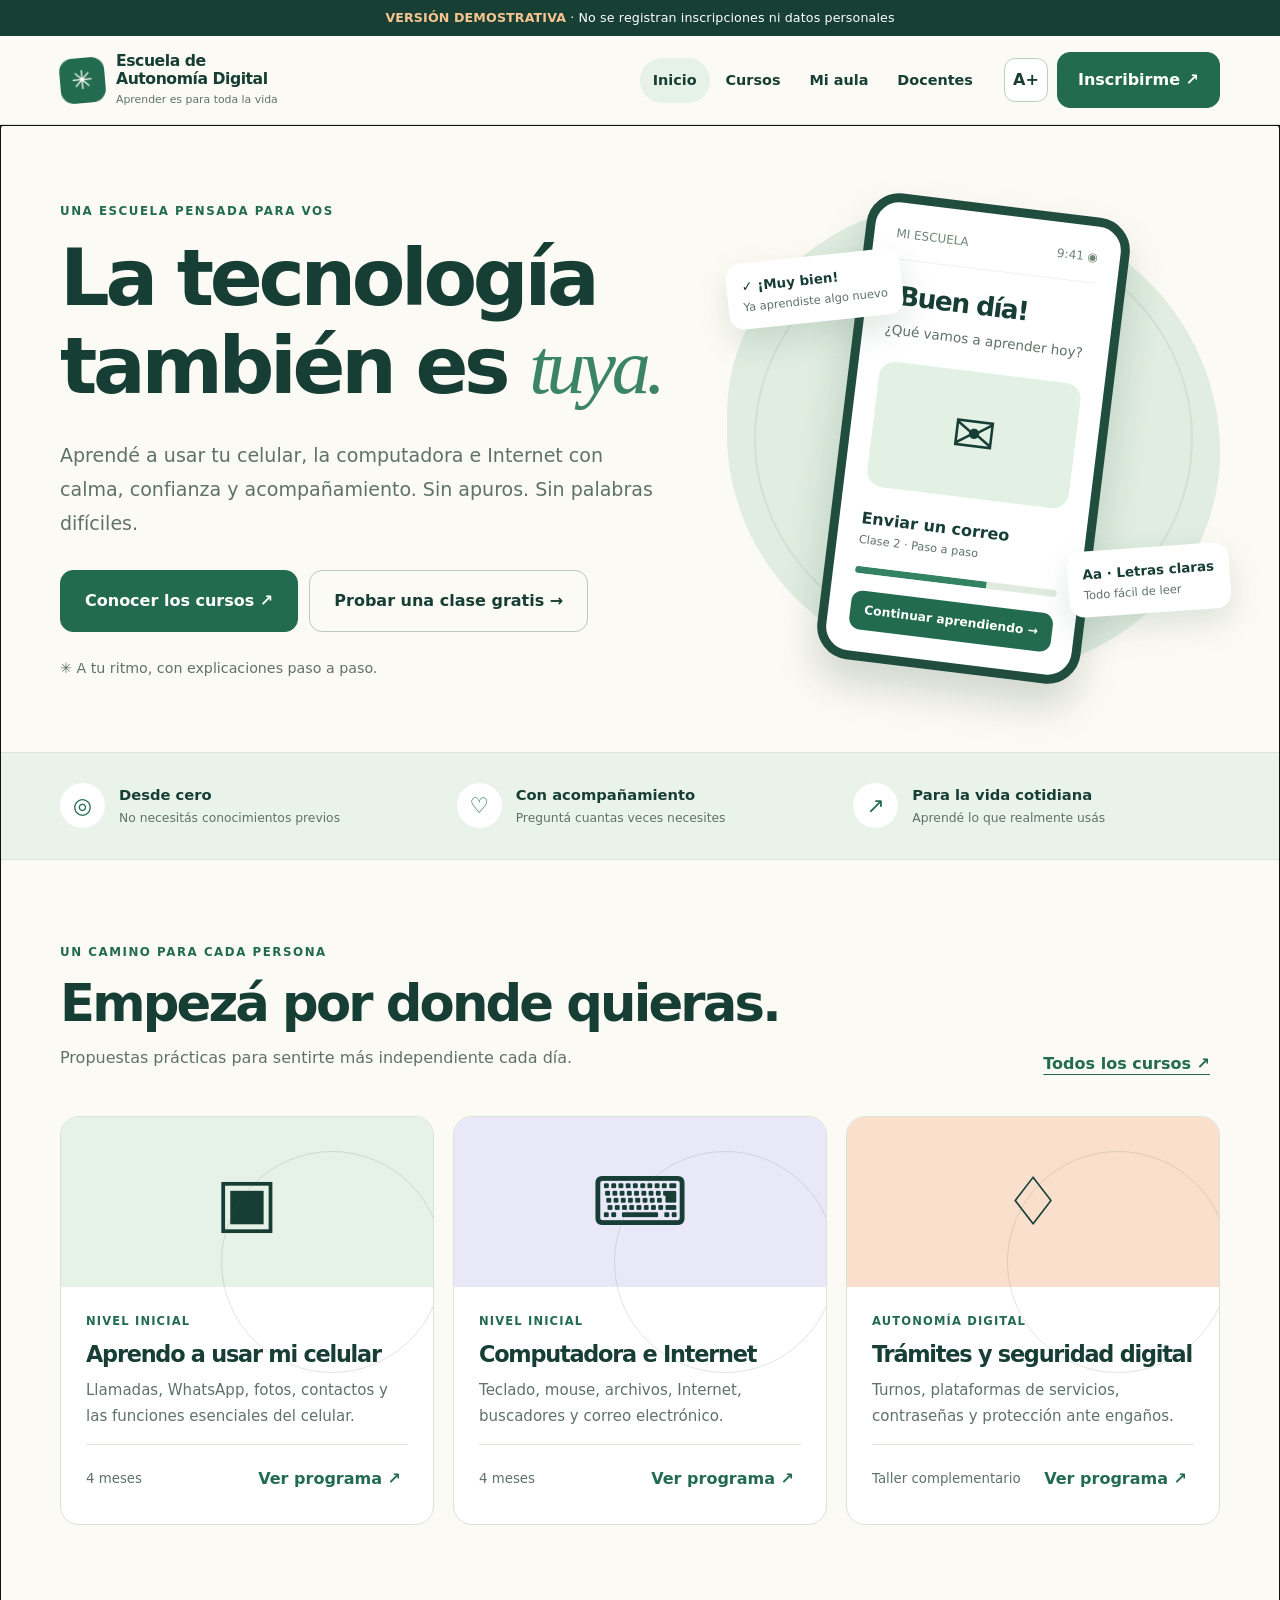
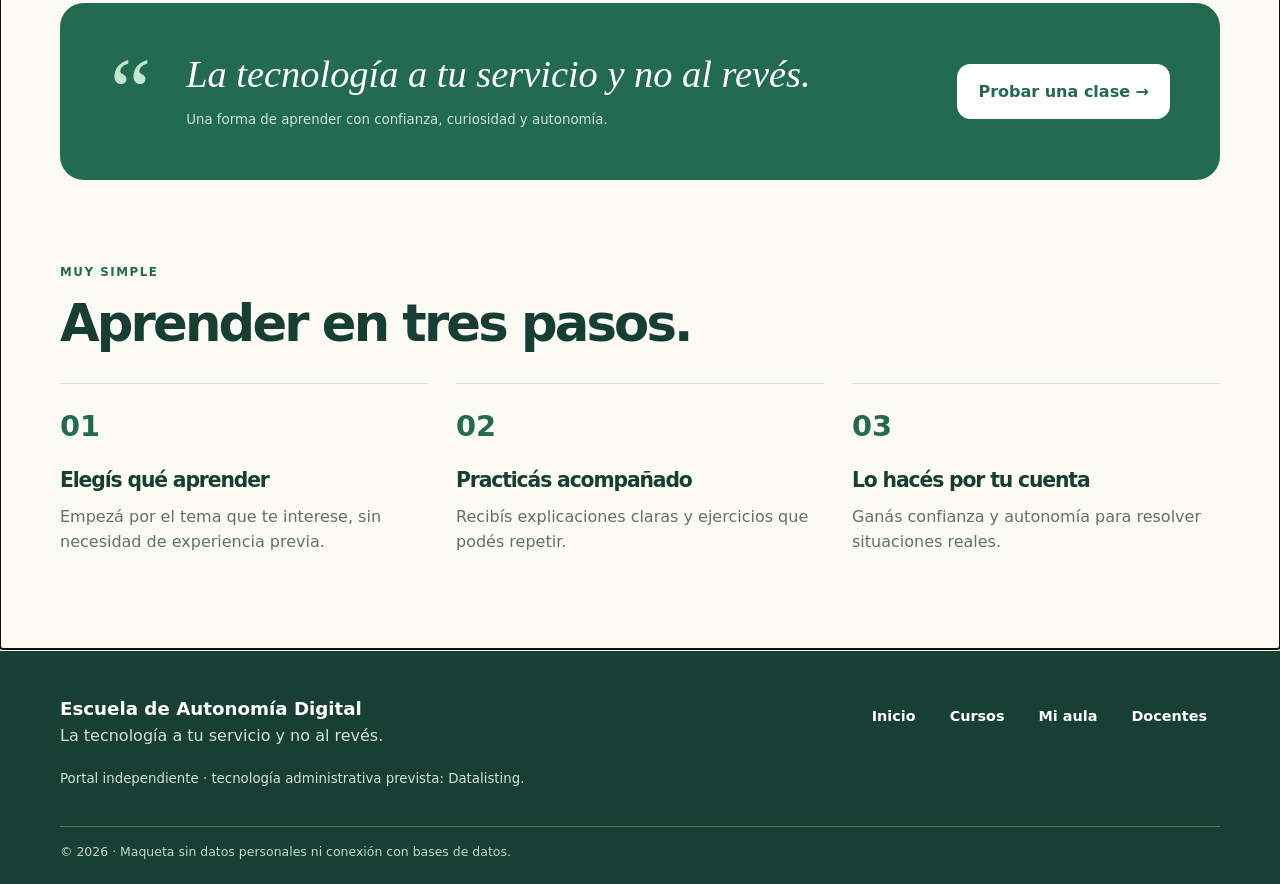
<file: escuela-mayores/index.html>
<!doctype html>
<html lang="es-AR">
<head>
  <meta charset="utf-8">
  <meta name="viewport" content="width=device-width,initial-scale=1">
  <meta name="theme-color" content="#183f34">
  <meta name="description" content="Escuela de Autonomía Digital. Aprendé a utilizar el celular, la computadora e Internet, a tu ritmo y con acompañamiento.">
  <title>Escuela de Autonomía Digital | Maqueta</title>
  <style>
    :root { --ink:#173e34; --green:#226b50; --mint:#e6f1e7; --warm:#fcfaf4; --paper:#fff; --muted:#5f7269; --line:#d8e3d9; --peach:#fae0cc; --lavender:#e9e8f9; --lightblue:#e0edf5; font:16px/1.6 "Atkinson Hyperlegible", "Segoe UI", system-ui, sans-serif; color:var(--ink); background:var(--warm); }
    * { box-sizing:border-box; } html { scroll-behavior:smooth; } body { margin:0; min-width:310px; }
    button, select { font:inherit; } button { cursor:pointer; } a { color:inherit; }
    button:focus-visible, a:focus-visible, select:focus-visible { outline:3px solid #d17a3d; outline-offset:3px; }
    [hidden] { display:none!important; } .shell { width:min(1160px,calc(100% - 40px)); margin-inline:auto; }
    .sr-only { position:absolute; width:1px; height:1px; overflow:hidden; clip:rect(0,0,0,0); }
    .skip { position:absolute; top:-100px; left:15px; z-index:100; background:#fff; padding:12px; } .skip:focus { top:10px; }
    .demo { background:#183f34; color:#fff; text-align:center; padding:8px 16px; font-size:.79rem; letter-spacing:.01em; }
    .demo b { color:#f8c590; }
    header { position:sticky; top:0; background:rgba(252,250,244,.97); border-bottom:1px solid var(--line); z-index:20; }
    .header { min-height:88px; display:flex; align-items:center; gap:18px; }
    .brand { display:flex; align-items:center; gap:11px; text-decoration:none; margin-right:auto; flex:none; }
    .brand-symbol { display:grid; place-items:center; width:45px; height:45px; border-radius:13px; background:var(--green); color:white; font-size:26px; font-weight:700; transform:rotate(-5deg); }
    .brand strong { display:block; font-size:.98rem; line-height:1.12; letter-spacing:-.03em; } .brand small { display:block; font-size:.68rem; color:var(--muted); margin-top:3px; }
    nav { display:flex; align-items:center; gap:3px; } nav button, .footer-nav button { border:0; background:transparent; color:var(--ink); padding:11px 13px; border-radius:999px; font-weight:700; font-size:.9rem; }
    nav button.active { background:var(--mint); } nav button:hover, .footer-nav button:hover { text-decoration:underline; }
    .tools { display:flex; align-items:center; gap:9px; } .font-btn { border:1px solid #bdd0c1; border-radius:11px; width:44px; height:44px; background:#fff; color:var(--ink); font-weight:800; }
    .button { display:inline-flex; align-items:center; justify-content:center; gap:10px; border-radius:13px; padding:14px 20px; min-height:48px; font-weight:800; border:1px solid var(--green); background:var(--green); color:white; text-decoration:none; }
    .button:hover { background:#174c39; } .button.outline { background:transparent; color:var(--ink); border-color:#b9c9bb; } .button.outline:hover { background:#eaf2e9; }
    .button.white { border-color:#fff; background:#fff; color:var(--green); } .button.white:hover { background:#e7f3e8; }
    .button.large { padding:17px 24px; font-size:1rem; }
    .section { padding:78px 0; } .eyebrow { display:inline-block; text-transform:uppercase; letter-spacing:.13em; color:var(--green); font-weight:800; font-size:.74rem; margin-bottom:13px; }
    h1, h2, h3, p { margin-top:0; } h1, h2, h3 { letter-spacing:-.055em; line-height:1.13; }
    .hero { display:grid; grid-template-columns:1.12fr .88fr; gap:40px; align-items:center; min-height:605px; padding:72px 0; }
    .hero h1 { font-size:clamp(3rem,6.1vw,5.45rem); margin-bottom:26px; } .serif { font-family:Georgia,"Times New Roman",serif; font-style:italic; font-weight:normal; color:#3c8466; }
    .lead { font-size:1.19rem; line-height:1.8; color:var(--muted); max-width:600px; margin-bottom:30px; }
    .actions { display:flex; gap:11px; flex-wrap:wrap; } .under-hero { color:var(--muted); font-size:.89rem; margin:25px 0 0; }
    .hero-art { min-height:455px; border-radius:46% 54% 48% 52%; background:#e0ede0; display:grid; place-items:center; position:relative; isolation:isolate; }
    .hero-art::before { content:""; position:absolute; inset:27px; border-radius:50%; border:2px solid #d0e2d1; }
    .device { width:265px; background:#fff; padding:22px; border:9px solid #214d3e; border-radius:33px; transform:rotate(7deg); box-shadow:0 23px 40px #28513d33; z-index:1; }
    .device-top { display:flex; align-items:center; justify-content:space-between; font-size:.75rem; color:#6f8576; border-bottom:1px solid #edf1ec; padding-bottom:15px; }
    .device h3 { margin:21px 0 9px; font-size:1.65rem; } .device p { font-size:.85rem; color:var(--muted); }
    .device-icon { background:#e3f0e4; border-radius:16px; display:grid; place-items:center; font-size:3.3rem; min-height:126px; margin:20px 0; }
    .device-lesson { font-weight:800; } .device-lesson small { display:block; font-size:.71rem; font-weight:400; color:var(--muted); }
    .device-progress { height:7px; background:#dfebdf; border-radius:40px; margin:17px 0; overflow:hidden; } .device-progress span { display:block; width:65%; height:100%; background:#348264; }
    .device-cta { text-align:center; background:var(--green); color:#fff; padding:10px; border-radius:11px; font-size:.77rem; font-weight:800; }
    .float-note { background:#fff; padding:13px 15px; border-radius:15px; box-shadow:0 13px 32px #2c614326; position:absolute; z-index:2; font-size:.84rem; font-weight:800; }
    .float-note small { display:block; font-size:.72rem; font-weight:normal; color:var(--muted); }
    .float-top { top:52px; left:0; transform:rotate(-6deg); } .float-bottom { bottom:60px; right:-10px; transform:rotate(-4deg); }
    .benefits { background:#eaf3e9; border-block:1px solid #d8e7d8; } .benefits-grid { display:grid; grid-template-columns:repeat(3,1fr); gap:30px; padding:30px 0; }
    .benefit { display:flex; gap:14px; align-items:center; } .benefit-icon { width:45px; height:45px; flex:none; border-radius:50%; background:white; color:var(--green); display:grid; place-items:center; font-size:1.35rem; }
    .benefit strong, .benefit small { display:block; } .benefit strong { font-size:.92rem; } .benefit small { color:var(--muted); font-size:.77rem; margin-top:3px; }
    .section-head { display:flex; justify-content:space-between; gap:18px; align-items:end; margin-bottom:30px; } h2 { font-size:clamp(2rem,4vw,3.4rem); margin-bottom:12px; }
    .section-head p, .page-intro { color:var(--muted); max-width:630px; } .text-button { border:0; background:none; color:var(--green); font-weight:800; text-decoration:underline; text-underline-offset:5px; padding:10px; white-space:nowrap; }
    .cards { display:grid; grid-template-columns:repeat(3,minmax(0,1fr)); gap:19px; } .cards.four { grid-template-columns:repeat(2,minmax(0,1fr)); }
    .course { background:#fff; border:1px solid var(--line); border-radius:19px; overflow:hidden; display:flex; flex-direction:column; }
    .course-art { min-height:170px; background:var(--mint); display:grid; place-items:center; font-size:4.2rem; position:relative; } .course-art::before { content:""; position:absolute; width:220px; height:220px; border-radius:50%; border:1px solid #456c542c; transform:translate(85px,60px); }
    .course-art.lavender { background:var(--lavender); } .course-art.peach { background:var(--peach); } .course-art.blue { background:var(--lightblue); }
    .course-body { padding:25px; display:flex; flex-direction:column; flex:1; }
    .tag { font-size:.72rem; text-transform:uppercase; letter-spacing:.1em; font-weight:800; color:var(--green); } .course h3 { font-size:1.4rem; margin:11px 0; }
    .course p { font-size:.94rem; color:var(--muted); line-height:1.7; flex:1; } .course-bottom { display:flex; justify-content:space-between; align-items:center; border-top:1px solid var(--line); padding-top:14px; gap:8px; }
    .course-bottom small { color:var(--muted); } .course-bottom button { color:var(--green); font-weight:800; background:none; border:0; padding:7px; white-space:nowrap; }
    .quote { background:var(--green); border-radius:24px; color:white; padding:42px 50px; display:flex; align-items:center; gap:35px; }
    .quote-mark { font:5.8rem Georgia,serif; line-height:1; color:#c3e4cf; } .quote div:nth-child(2) { flex:1; }
    .quote p { font:italic clamp(1.5rem,3vw,2.5rem) Georgia,serif; line-height:1.2; margin-bottom:9px; } .quote small { color:#cde5d6; }
    .steps { display:grid; grid-template-columns:repeat(3,1fr); gap:28px; margin-top:30px; } .step { border-top:1px solid var(--line); padding-top:19px; }
    .step b { color:var(--green); font-size:1.8rem; } .step h3 { font-size:1.27rem; margin:20px 0 12px; } .step p { color:var(--muted); }
    .page-title { padding:66px 0 37px; } .page-title h1 { font-size:clamp(2.7rem,5.5vw,4.8rem); margin:0 0 21px; }
    .filter-bar { display:flex; flex-wrap:wrap; gap:9px; padding-bottom:25px; } .filter { border:1px solid var(--line); border-radius:40px; background:#fff; padding:12px 20px; font-weight:800; color:var(--ink); }
    .filter.active { background:var(--green); color:white; border-color:var(--green); }
    .course-detail { margin-top:25px; padding:28px; background:#e9f3e9; border:1px solid #bcd8c6; border-radius:18px; scroll-margin-top:135px; }
    .course-detail h3 { font-size:1.8rem; margin:0 0 12px; } .course-detail li { margin:8px 0; } .course-detail p { color:var(--muted); }
    .campus { display:grid; grid-template-columns:315px 1fr; gap:22px; padding-bottom:75px; align-items:start; }
    .panel { background:white; border:1px solid var(--line); border-radius:18px; padding:28px; } .sidebar h2 { font-size:1.6rem; margin-top:8px; }
    .label { font-size:.76rem; font-weight:800; letter-spacing:.08em; color:var(--green); text-transform:uppercase; }
    .progress-line { display:flex; justify-content:space-between; font-size:.81rem; gap:9px; margin:20px 0 9px; }
    .progress { height:9px; border-radius:30px; background:#e1ede1; overflow:hidden; } .progress span { display:block; height:100%; background:var(--green); width:0; transition:width .2s; }
    .lesson-nav { margin-top:25px; display:grid; gap:8px; } .lesson-nav button { text-align:left; width:100%; border:1px solid var(--line); border-radius:13px; padding:13px; background:#fff; color:var(--ink); font-weight:700; display:flex; align-items:center; gap:9px; }
    .lesson-nav button.active { background:#e9f4e9; border-color:#8cb89b; }
    .circle-number { display:grid; place-items:center; width:29px; height:29px; flex:none; border-radius:50%; background:#e4eee4; color:var(--green); }
    .notes-btn { width:100%; text-align:left; padding:14px; background:#e6f1e7; border:0; color:var(--green); font-weight:800; border-radius:12px; margin-top:27px; }
    .notes-content { background:#f3f8f2; border-left:4px solid #579b74; border-radius:10px; padding:15px; margin-top:10px; font-size:.89rem; }
    .notes-content p { margin:5px 0 0; } .lesson { min-height:565px; padding:38px; }
    .lesson h2 { margin:10px 0 14px; } .lesson .bigicon { background:#e4f1e6; border-radius:18px; min-height:125px; font-size:3.5rem; display:grid; place-items:center; margin:22px 0; }
    .lesson ol { padding-left:27px; line-height:1.9; } .lesson li { margin:6px 0; padding-left:5px; }
    .quiz { background:#f8f5ea; padding:20px; border-radius:15px; margin-top:22px; } .quiz h3 { margin:0 0 6px; font-size:1.16rem; }
    .answers { display:flex; flex-wrap:wrap; gap:10px; } .answers button { border:1px solid #c5d5c8; background:white; color:var(--ink); border-radius:10px; padding:10px 15px; font-weight:700; }
    .answers button[aria-pressed="true"] { background:var(--green); color:#fff; } .feedback { margin:10px 0 0; font-weight:800; }
    .lesson-controls { margin-top:20px; display:flex; align-items:center; gap:14px; flex-wrap:wrap; } .note { font-size:.82rem; color:var(--muted); }
    .teacher { display:grid; grid-template-columns:1.45fr .75fr; gap:22px; padding-bottom:80px; }
    .metrics { display:grid; grid-template-columns:repeat(3,1fr); gap:10px; margin:25px 0; }
    .metric { background:#eff5ed; padding:20px; border-radius:13px; } .metric small { display:block; font-weight:700; color:var(--muted); } .metric strong { display:block; font-size:2.4rem; line-height:1.4; } .metric span { color:var(--muted); font-size:.76rem; }
    .demo-pill { display:inline-block; background:#faead5; color:#785932; padding:7px 11px; border-radius:40px; font-size:.75rem; font-weight:800; }
    .student-row { display:flex; justify-content:space-between; gap:8px; border-top:1px solid var(--line); padding:17px 0; font-size:.91rem; }
    .student-row small { display:block; color:var(--muted); } .teacher-aside { background:#e4f0e6; } .teacher-aside h3 { font-size:1.8rem; margin:18px 0; }
    .teacher-aside p { color:var(--muted); } .signup { display:grid; grid-template-columns:1fr .9fr; gap:24px; padding-bottom:90px; }
    .signup .panel { padding:38px; } form { display:grid; gap:12px; margin-top:24px; } label { font-weight:800; }
    select { background:white; color:var(--ink); width:100%; border:1px solid #b6c9bc; padding:15px; min-height:54px; border-radius:11px; margin-bottom:12px; }
    .form-feedback { background:#e8f4e9; padding:16px; border-left:4px solid var(--green); border-radius:9px; font-weight:700; }
    .form-foot { color:var(--muted); font-size:.85rem; margin-top:18px; } .signup-aside { background:#e9f2e7; }
    .signup-aside ul { padding-left:21px; line-height:2; } .signup-aside p { color:var(--muted); }
    footer { background:#183f34; color:#fff; padding:45px 0 22px; } .footer-inner { display:flex; justify-content:space-between; gap:25px; }
    footer strong { font-size:1.14rem; } footer p, footer small { color:#d1e4d6; } .footer-nav { display:flex; flex-wrap:wrap; align-content:start; gap:8px; }
    .footer-nav button { color:#fff; } .footer-bottom { border-top:1px solid #547364; margin-top:36px; padding-top:15px; color:#c1d8c9; font-size:.78rem; }
    html[data-size="large"] { font-size:19px; } html[data-size="extra"] { font-size:22px; }
    @media (max-width:950px) { .header { flex-wrap:wrap; padding:12px 0; } nav { order:3; width:100%; justify-content:center; } .hero { grid-template-columns:1fr 1fr; gap:10px; } .hero-art { min-height:390px; } .device { transform:rotate(6deg) scale(.82); } .cards { grid-template-columns:repeat(2,1fr); } .campus { grid-template-columns:270px 1fr; } .teacher { grid-template-columns:1fr; } }
    @media (max-width:680px) { .shell { width:calc(100% - 30px); } .brand strong { font-size:.87rem; } .brand small { font-size:.6rem; } .brand-symbol { width:40px; height:40px; } .header .button { padding:10px; font-size:.8rem; } nav { justify-content:space-between; gap:0; } nav button { font-size:.79rem; padding:10px 9px; } .hero { grid-template-columns:1fr; gap:33px; padding:48px 0; } .hero h1 { font-size:clamp(3.1rem,12vw,4.7rem); } .lead { font-size:1.07rem; } .actions .button { width:100%; } .hero-art { min-height:400px; margin:0 13px; } .float-top { top:30px; } .float-bottom { bottom:28px; right:-15px; } .benefits-grid, .cards, .cards.four, .steps, .campus, .signup, .metrics { grid-template-columns:1fr; } .benefits-grid { gap:18px; } .section { padding:55px 0; } .section-head { display:block; } .quote { display:block; padding:30px; } .quote .button { margin-top:22px; } .page-title { padding:43px 0 26px; } .page-title h1 { font-size:3rem; } .lesson, .panel, .signup .panel { padding:24px; } .footer-inner { display:block; } .footer-nav { margin-top:22px; } }
    @media (prefers-reduced-motion:reduce) { *, *::before, *::after { scroll-behavior:auto!important; transition:none!important; } }
  </style>
</head>
<body>
<a class="skip" href="#contenido">Saltar al contenido</a>
<div class="demo" role="status"><b>VERSIÓN DEMOSTRATIVA</b> · No se registran inscripciones ni datos personales</div>
<header>
  <div class="shell header">
    <a href="#inicio" class="brand" data-go="inicio" aria-label="Escuela de Autonomía Digital - inicio">
      <span class="brand-symbol" aria-hidden="true">✳</span>
      <span><strong>Escuela de<br>Autonomía Digital</strong><small>Aprender es para toda la vida</small></span>
    </a>
    <nav aria-label="Navegación principal">
      <button data-go="inicio" class="active" type="button">Inicio</button>
      <button data-go="cursos" type="button">Cursos</button>
      <button data-go="aula" type="button">Mi aula</button>
      <button data-go="docente" type="button">Docentes</button>
    </nav>
    <div class="tools">
      <button class="font-btn" id="fontSize" type="button" aria-label="Aumentar tamaño de letra" title="Aumentar tamaño de letra">A+</button>
      <button class="button" type="button" data-go="inscripcion">Inscribirme ↗</button>
    </div>
  </div>
</header>
<main id="contenido" tabindex="-1">
  <div data-page="inicio">
    <section class="hero shell">
      <div>
        <span class="eyebrow">Una escuela pensada para vos</span>
        <h1>La tecnología<br>también es <span class="serif">tuya.</span></h1>
        <p class="lead">Aprendé a usar tu celular, la computadora e Internet con calma, confianza y acompañamiento. Sin apuros. Sin palabras difíciles.</p>
        <div class="actions">
          <button class="button large" type="button" data-go="cursos">Conocer los cursos ↗</button>
          <button class="button outline large" type="button" data-go="aula">Probar una clase gratis →</button>
        </div>
        <p class="under-hero">✳ A tu ritmo, con explicaciones paso a paso.</p>
      </div>
      <div class="hero-art" aria-label="Ilustración de una lección en el celular">
        <div class="float-note float-top">✓ ¡Muy bien!<small>Ya aprendiste algo nuevo</small></div>
        <div class="device" aria-hidden="true">
          <div class="device-top"><span>MI ESCUELA</span><span>9:41 ◉</span></div>
          <h3>¡Buen día!</h3><p>¿Qué vamos a aprender hoy?</p>
          <div class="device-icon">✉</div><div class="device-lesson">Enviar un correo<small>Clase 2 · Paso a paso</small></div>
          <div class="device-progress"><span></span></div><div class="device-cta">Continuar aprendiendo →</div>
        </div>
        <div class="float-note float-bottom">Aa · Letras claras<small>Todo fácil de leer</small></div>
      </div>
    </section>
    <section class="benefits"><div class="shell benefits-grid">
      <div class="benefit"><div class="benefit-icon">◎</div><div><strong>Desde cero</strong><small>No necesitás conocimientos previos</small></div></div>
      <div class="benefit"><div class="benefit-icon">♡</div><div><strong>Con acompañamiento</strong><small>Preguntá cuantas veces necesites</small></div></div>
      <div class="benefit"><div class="benefit-icon">↗</div><div><strong>Para la vida cotidiana</strong><small>Aprendé lo que realmente usás</small></div></div>
    </div></section>
    <section class="section shell">
      <div class="section-head"><div><span class="eyebrow">Un camino para cada persona</span><h2>Empezá por donde quieras.</h2><p>Propuestas prácticas para sentirte más independiente cada día.</p></div><button class="text-button" type="button" data-go="cursos">Todos los cursos ↗</button></div>
      <div id="featuredCourses" class="cards"></div>
    </section>
    <section class="shell quote"><div class="quote-mark" aria-hidden="true">“</div><div><p>La tecnología a tu servicio y no al revés.</p><small>Una forma de aprender con confianza, curiosidad y autonomía.</small></div><button class="button white" type="button" data-go="aula">Probar una clase →</button></section>
    <section class="section shell"><span class="eyebrow">Muy simple</span><h2>Aprender en tres pasos.</h2><div class="steps">
      <div class="step"><b>01</b><h3>Elegís qué aprender</h3><p>Empezá por el tema que te interese, sin necesidad de experiencia previa.</p></div>
      <div class="step"><b>02</b><h3>Practicás acompañado</h3><p>Recibís explicaciones claras y ejercicios que podés repetir.</p></div>
      <div class="step"><b>03</b><h3>Lo hacés por tu cuenta</h3><p>Ganás confianza y autonomía para resolver situaciones reales.</p></div>
    </div></section>
  </div>

  <div data-page="cursos" hidden>
    <section class="page-title shell"><span class="eyebrow">Formación para la vida cotidiana</span><h1>Cursos para aprender<br><span class="serif">sin apuros.</span></h1><p class="page-intro">Dos recorridos principales de cuatro meses y talleres complementarios. Contenidos y modalidades ilustrativos sujetos a la propuesta final.</p></section>
    <section class="shell section" style="padding-top:0">
      <div class="filter-bar" aria-label="Filtrar cursos">
        <button type="button" class="filter active" data-filter="todos" aria-pressed="true">Todos</button>
        <button type="button" class="filter" data-filter="inicial" aria-pressed="false">Nivel inicial</button>
        <button type="button" class="filter" data-filter="avanzado" aria-pressed="false">Autonomía digital</button>
      </div>
      <div id="courseList" class="cards four"></div><div id="courseDetail" class="course-detail" hidden aria-live="polite"></div>
    </section>
  </div>

  <div data-page="aula" hidden>
    <section class="page-title shell"><span class="eyebrow">Campus del estudiante · ejemplo interactivo</span><h1>Mi espacio de<br><span class="serif">aprendizaje.</span></h1><p class="page-intro">Tus clases, tus prácticas y tus avances, todo en un mismo lugar.</p></section>
    <section class="shell campus">
      <aside class="panel sidebar" aria-label="Clases de demostración">
        <span class="label">Curso de muestra</span><h2>Aprendo a usar mi celular</h2>
        <div class="progress-line"><span>Mi progreso</span><strong id="progressText">0 de 3</strong></div>
        <div class="progress" aria-label="Progreso de clases"><span id="progressFill"></span></div>
        <div class="lesson-nav" id="lessonNav"></div>
        <button class="notes-btn" id="showNotes" type="button" aria-expanded="false">✳ Notas de autonomía digital ↓</button>
        <div class="notes-content" id="notesContent" hidden><b>Un pequeño secreto útil</b><p>Si no encontrás algo, buscá la lupa. Está en muchas aplicaciones y sirve para encontrar opciones, archivos o contactos.</p></div>
      </aside>
      <article class="panel lesson" id="lessonBody" aria-live="polite"></article>
    </section>
    <p class="shell note" style="padding-bottom:45px">Tu progreso de muestra se guarda únicamente en este navegador. No hay conexión con Datalisting ni estudiantes reales.</p>
  </div>

  <div data-page="docente" hidden>
    <section class="page-title shell"><span class="eyebrow">Gestión educativa · demostración</span><h1>Más tiempo<br><span class="serif">para enseñar.</span></h1><p class="page-intro">Un panel sencillo para acompañar a los alumnos sin complicaciones.</p></section>
    <section class="shell teacher">
      <div class="panel">
        <span class="demo-pill">Panel con datos ilustrativos</span><h2 style="font-size:1.9rem;margin-top:16px">Resumen de la escuela</h2>
        <div class="metrics">
          <div class="metric"><small>Cursos modelo</small><strong>2</strong><span>Inicial y avanzado</span></div>
          <div class="metric"><small>Clases de muestra</small><strong>3</strong><span>Para explorar</span></div>
          <div class="metric"><small>Alumnos reales</small><strong>—</strong><span>Sin conexión todavía</span></div>
        </div>
        <h3>Seguimiento de ejemplo</h3>
        <div class="student-row"><div><b>Estudiante ficticio 01</b><small>Clase 1 · Celular</small></div><span class="demo-pill">Ejemplo</span></div>
        <div class="student-row"><div><b>Estudiante ficticio 02</b><small>Clase 2 · Internet</small></div><span class="demo-pill">Ejemplo</span></div>
      </div>
      <aside class="panel teacher-aside">
        <span style="font-size:2.6rem" aria-hidden="true">✳</span><h3>La información organizada.</h3>
        <p>La propuesta utilizará Datalisting para centralizar personas, cursos, inscripciones y seguimiento.</p>
        <p>El acceso real de docentes y administradores estará protegido por permisos del servidor, no por esta maqueta.</p>
        <button class="button" type="button" data-go="inscripcion">Ver inscripción →</button>
      </aside>
    </section>
  </div>

  <div data-page="inscripcion" hidden>
    <section class="page-title shell"><span class="eyebrow">Primer paso · ejemplo de inscripción</span><h1>Tu próxima etapa<br><span class="serif">empieza acá.</span></h1><p class="page-intro">Estamos preparando la escuela. Esta pantalla muestra cómo sería elegir un curso, sin registrar datos.</p></section>
    <section class="shell signup">
      <div class="panel">
        <h2 style="font-size:2rem">¿Qué te gustaría aprender?</h2><p class="page-intro">Elegí el curso y la modalidad que te interesen.</p>
        <form id="demoForm">
          <label for="courseChoice">Curso de interés</label>
          <select id="courseChoice" required><option value="">Elegí un curso</option><option>Aprendo a usar mi celular</option><option>Computadora e Internet</option><option>Trámites y seguridad digital</option><option>Inteligencia artificial cotidiana</option></select>
          <label for="modeChoice">Modalidad preferida</label>
          <select id="modeChoice" required><option value="">Elegí una modalidad</option><option>Presencial</option><option>Virtual</option><option>Combinada</option></select>
          <button class="button large" type="submit">Ver siguiente paso →</button>
        </form>
        <p class="form-feedback" id="formFeedback" role="status" hidden></p>
        <p class="form-foot">Esta maqueta no pide nombres, teléfonos ni correos; no guarda solicitudes ni envía información a ningún servidor.</p>
      </div>
      <aside class="panel signup-aside"><span style="font-size:3.1rem;color:var(--green)" aria-hidden="true">♡</span><h2 style="font-size:2rem">Siempre con alguien que te acompañe.</h2><p>Si estás empezando de cero, este es tu lugar. Clases claras, ejemplos cotidianos y tiempo para practicar.</p><ul><li>Material que podés volver a consultar</li><li>Pasos breves y fáciles de leer</li><li>Consultas y acompañamiento</li></ul></aside>
    </section>
  </div>
</main>

<footer>
  <div class="shell footer-inner"><div><strong>Escuela de Autonomía Digital</strong><p>La tecnología a tu servicio y no al revés.</p><small>Portal independiente · tecnología administrativa prevista: Datalisting.</small></div><div class="footer-nav"><button data-go="inicio">Inicio</button><button data-go="cursos">Cursos</button><button data-go="aula">Mi aula</button><button data-go="docente">Docentes</button></div></div>
  <div class="shell footer-bottom">© 2026 · Maqueta sin datos personales ni conexión con bases de datos.</div>
</footer>
<script>
"use strict";
// Datos exclusivamente ilustrativos: no contienen información de estudiantes reales.
const COURSES=[
  {id:"celular",title:"Aprendo a usar mi celular",level:"Nivel inicial",group:"inicial",duration:"4 meses",art:"▣",tone:"",description:"Llamadas, WhatsApp, fotos, contactos y las funciones esenciales del celular.",topics:["Conocer el teléfono y sus funciones","Llamadas, mensajes y contactos","Aplicaciones, fotografías y WhatsApp","Prácticas para resolver situaciones cotidianas"]},
  {id:"computadora",title:"Computadora e Internet",level:"Nivel inicial",group:"inicial",duration:"4 meses",art:"⌨",tone:"lavender",description:"Teclado, mouse, archivos, Internet, buscadores y correo electrónico.",topics:["Primeros pasos con teclado y mouse","Carpetas, archivos y búsquedas","Correo electrónico y videollamadas","Prácticas guiadas de autonomía digital"]},
  {id:"tramites",title:"Trámites y seguridad digital",level:"Autonomía digital",group:"avanzado",duration:"Taller complementario",art:"♢",tone:"peach",description:"Turnos, plataformas de servicios, contraseñas y protección ante engaños.",topics:["Gestionar turnos y consultar servicios","Contraseñas y doble verificación","Reconocer enlaces sospechosos","Practicar trámites con entornos seguros"]},
  {id:"inteligencia",title:"Inteligencia artificial cotidiana",level:"Autonomía digital",group:"avanzado",duration:"Taller complementario",art:"✳",tone:"blue",description:"Aprender a preguntar, buscar ideas y verificar respuestas de herramientas inteligentes.",topics:["Qué puede y qué no puede hacer la IA","Cómo formular preguntas claras","Usos para organizar tareas cotidianas","Privacidad y verificación de respuestas"]}
];
const LESSONS=[
  {id:"primera",title:"Conocé tu celular",symbol:"▣",intro:"Vamos a reconocer los botones principales y aprender a volver a la pantalla de inicio.",steps:["Buscá el botón de encendido, que suele estar en un costado.","Desbloqueá el celular y observá qué aparece en la pantalla.","Practicá cómo volver a la pantalla de inicio."],question:"¿Qué hacés para volver a la pantalla de inicio?",answers:["Apagás el celular","Usás el gesto o botón de inicio"],correct:1},
  {id:"segunda",title:"Encontrá lo que buscás",symbol:"⌕",intro:"En muchas aplicaciones hay una lupa. Es una herramienta para encontrar lo que necesitás.",steps:["Abrí la lista de aplicaciones.","Identificá la lupa o un espacio que diga «Buscar».","Escribí una palabra y mirá qué resultados aparecen."],question:"¿Cuál de estos símbolos suele indicar una búsqueda?",answers:["Una lupa","Un candado"],correct:0},
  {id:"tercera",title:"Enviá un mensaje",symbol:"✉",intro:"Ahora vamos a practicar cómo iniciar una conversación y escribir un mensaje sencillo.",steps:["Abrí la aplicación de mensajes que uses.","Elegí un contacto de confianza y escribí un saludo.","Revisá el destinatario antes de presionar «Enviar»."],question:"¿Qué conviene revisar antes de mandar un mensaje?",answers:["La batería","El destinatario"],correct:1}
];
const pages=new Set(["inicio","cursos","aula","docente","inscripcion"]);
const storeKey="escuela-autonomia-demo-clases-v1";
let done=new Set(),activeLesson=0,correctAnswer=false;
try { const v=JSON.parse(localStorage.getItem(storeKey)||"[]"); if(Array.isArray(v)) done=new Set(v.filter(x=>LESSONS.some(l=>l.id===x))); } catch(e) {}
function escapeHtml(text) { return String(text).replace(/[&<>"']/g,function(c){return {"&":"&amp;","<":"&lt;",">":"&gt;",'"':"&quot;","'":"&#39;"}[c];}); }
function navigate(page) {
  if(!pages.has(page)) page="inicio";
  document.querySelectorAll("[data-page]").forEach(e=>e.hidden=e.dataset.page!==page);
  document.querySelectorAll("nav [data-go]").forEach(e=>{let selected=e.dataset.go===page;e.classList.toggle("active",selected);if(selected)e.setAttribute("aria-current","page");else e.removeAttribute("aria-current");});
  if(page==="aula") renderLesson();
  if(location.hash!=="#"+page) history.replaceState(null,"","#"+page);
  window.scrollTo({top:0,behavior:"instant"});
  document.getElementById("contenido").focus({preventScroll:true});
}
document.querySelectorAll("[data-go]").forEach(b=>b.addEventListener("click",e=>{e.preventDefault();navigate(b.dataset.go);}));
function courseCard(c) { return '<article class="course"><div class="course-art '+c.tone+'" aria-hidden="true">'+c.art+'</div><div class="course-body"><span class="tag">'+escapeHtml(c.level)+'</span><h3>'+escapeHtml(c.title)+'</h3><p>'+escapeHtml(c.description)+'</p><div class="course-bottom"><small>'+escapeHtml(c.duration)+'</small><button type="button" data-course="'+c.id+'">Ver programa ↗</button></div></div></article>'; }
document.getElementById("featuredCourses").innerHTML=COURSES.slice(0,3).map(courseCard).join("");
const courseList=document.getElementById("courseList");
courseList.innerHTML=COURSES.map(courseCard).join("");
document.querySelectorAll("[data-filter]").forEach(b=>b.addEventListener("click",()=>{
  const value=b.dataset.filter;document.querySelectorAll("[data-filter]").forEach(x=>{x.classList.toggle("active",x===b);x.setAttribute("aria-pressed",String(x===b));});
  courseList.innerHTML=COURSES.filter(c=>value==="todos"||c.group===value).map(courseCard).join("");
  document.getElementById("courseDetail").hidden=true;
}));
document.addEventListener("click",e=>{
  const btn=e.target.closest("[data-course]"); if(!btn)return;
  const c=COURSES.find(x=>x.id===btn.dataset.course); if(!c)return;
  navigate("cursos");
  const box=document.getElementById("courseDetail");
  box.hidden=false;
  box.innerHTML='<span class="eyebrow">Programa orientativo</span><h3>'+escapeHtml(c.title)+'</h3><p>'+escapeHtml(c.description)+'</p><ol>'+c.topics.map(t=>'<li>'+escapeHtml(t)+'</li>').join("")+'</ol><p>Duración propuesta: <strong>'+escapeHtml(c.duration)+'</strong>. Los contenidos definitivos se confirmarán al publicar la oferta educativa.</p><button class="button" type="button" id="detailSignup">Me interesa este curso →</button>';
  document.getElementById("detailSignup").addEventListener("click",()=>{document.getElementById("courseChoice").value=c.title;navigate("inscripcion");});
  box.scrollIntoView({block:"start",behavior:"smooth"});
});
function progress(){
  document.getElementById("progressText").textContent=done.size+" de "+LESSONS.length;
  document.getElementById("progressFill").style.width=100*done.size/LESSONS.length+"%";
}
function renderLesson(){
  progress();const lesson=LESSONS[activeLesson];correctAnswer=done.has(lesson.id);
  const nav=document.getElementById("lessonNav");
  nav.innerHTML=LESSONS.map((l,i)=>'<button type="button" data-lesson="'+i+'" class="'+(i===activeLesson?"active":"")+'" '+(i===activeLesson?'aria-current="step"':'')+'><span class="circle-number">'+(done.has(l.id)?"✓":i+1)+'</span>'+escapeHtml(l.title)+'</button>').join("");
  nav.querySelectorAll("[data-lesson]").forEach(b=>b.addEventListener("click",()=>{activeLesson=Number(b.dataset.lesson);renderLesson();}));
  const main=document.getElementById("lessonBody");
  main.innerHTML='<span class="label">Clase '+(activeLesson+1)+' de '+LESSONS.length+' · Ejemplo interactivo</span><h2>'+escapeHtml(lesson.title)+'</h2><p class="page-intro">'+escapeHtml(lesson.intro)+'</p><div class="bigicon" aria-hidden="true">'+lesson.symbol+'</div><h3>Probá estos tres pasos</h3><ol>'+lesson.steps.map(t=>'<li>'+escapeHtml(t)+'</li>').join("")+'</ol><div class="quiz"><h3>Comprobemos lo aprendido</h3><p>'+escapeHtml(lesson.question)+'</p><div class="answers">'+lesson.answers.map((a,i)=>'<button type="button" data-answer="'+i+'" aria-pressed="false">'+escapeHtml(a)+'</button>').join("")+'</div><p id="quizFeedback" class="feedback" role="status"></p></div><div class="lesson-controls"><button class="button" id="finishLesson" type="button">'+(done.has(lesson.id)?"✓ Clase completada":"Marcar como completada")+'</button><small class="note">Podés repetir la clase las veces que quieras.</small></div>';
  main.querySelectorAll("[data-answer]").forEach(b=>b.addEventListener("click",()=>{
    const answer=Number(b.dataset.answer);correctAnswer=answer===lesson.correct;
    main.querySelectorAll("[data-answer]").forEach(x=>x.setAttribute("aria-pressed",String(x===b)));
    document.getElementById("quizFeedback").textContent=correctAnswer?"¡Muy bien! Respondiste correctamente.":"Probá otra vez. Volvé a leer los pasos si lo necesitás.";
  }));
  document.getElementById("finishLesson").addEventListener("click",()=>{
    if(!correctAnswer&&!done.has(lesson.id)){document.getElementById("quizFeedback").textContent="Primero respondé la pregunta de práctica correctamente.";return;}
    done.add(lesson.id);try{localStorage.setItem(storeKey,JSON.stringify([...done]));}catch(e){}
    renderLesson();document.getElementById("quizFeedback").textContent="¡Clase completada! Podés elegir otra clase en el menú.";
  });
}
document.getElementById("showNotes").addEventListener("click",function(){
  const box=document.getElementById("notesContent");box.hidden=!box.hidden;
  this.setAttribute("aria-expanded",String(!box.hidden));
});
const sizes=["normal","large","extra"];let size=0;
try{const saved=localStorage.getItem("escuela-autonomia-demo-texto-v1");size=Math.max(0,sizes.indexOf(saved||"normal"));}catch(e){}
function setSize(){document.documentElement.setAttribute("data-size",sizes[size]);document.getElementById("fontSize").setAttribute("aria-label",size===2?"Volver al tamaño de letra normal":"Aumentar tamaño de letra");}
setSize();
document.getElementById("fontSize").addEventListener("click",()=>{size=(size+1)%sizes.length;setSize();try{localStorage.setItem("escuela-autonomia-demo-texto-v1",sizes[size]);}catch(e){}});
document.getElementById("demoForm").addEventListener("submit",e=>{
  e.preventDefault();
  const course=document.getElementById("courseChoice").value, mode=document.getElementById("modeChoice").value;
  if(!course||!mode){e.target.reportValidity();return;}
  const box=document.getElementById("formFeedback");box.hidden=false;
  box.textContent="Elegiste «"+course+"», modalidad "+mode.toLowerCase()+". Este es un ejemplo: todavía no se registró una inscripción. Cuando se conecte Datalisting podrás avanzar desde aquí.";
});
navigate(pages.has(location.hash.slice(1))?location.hash.slice(1):"inicio");
window.addEventListener("hashchange",()=>{const next=location.hash.slice(1);if(pages.has(next)) navigate(next);});
</script>

<script defer src="../assets/portal-privacy-consent.js" data-portal="escuela-mayores"></script>

<script defer src="https://20facusam23.github.io/portfolio/datalisting-grid/grid.js?v=20261031-2" data-dg-site="escuela-mayores"></script>
</body>
</html>
</file>
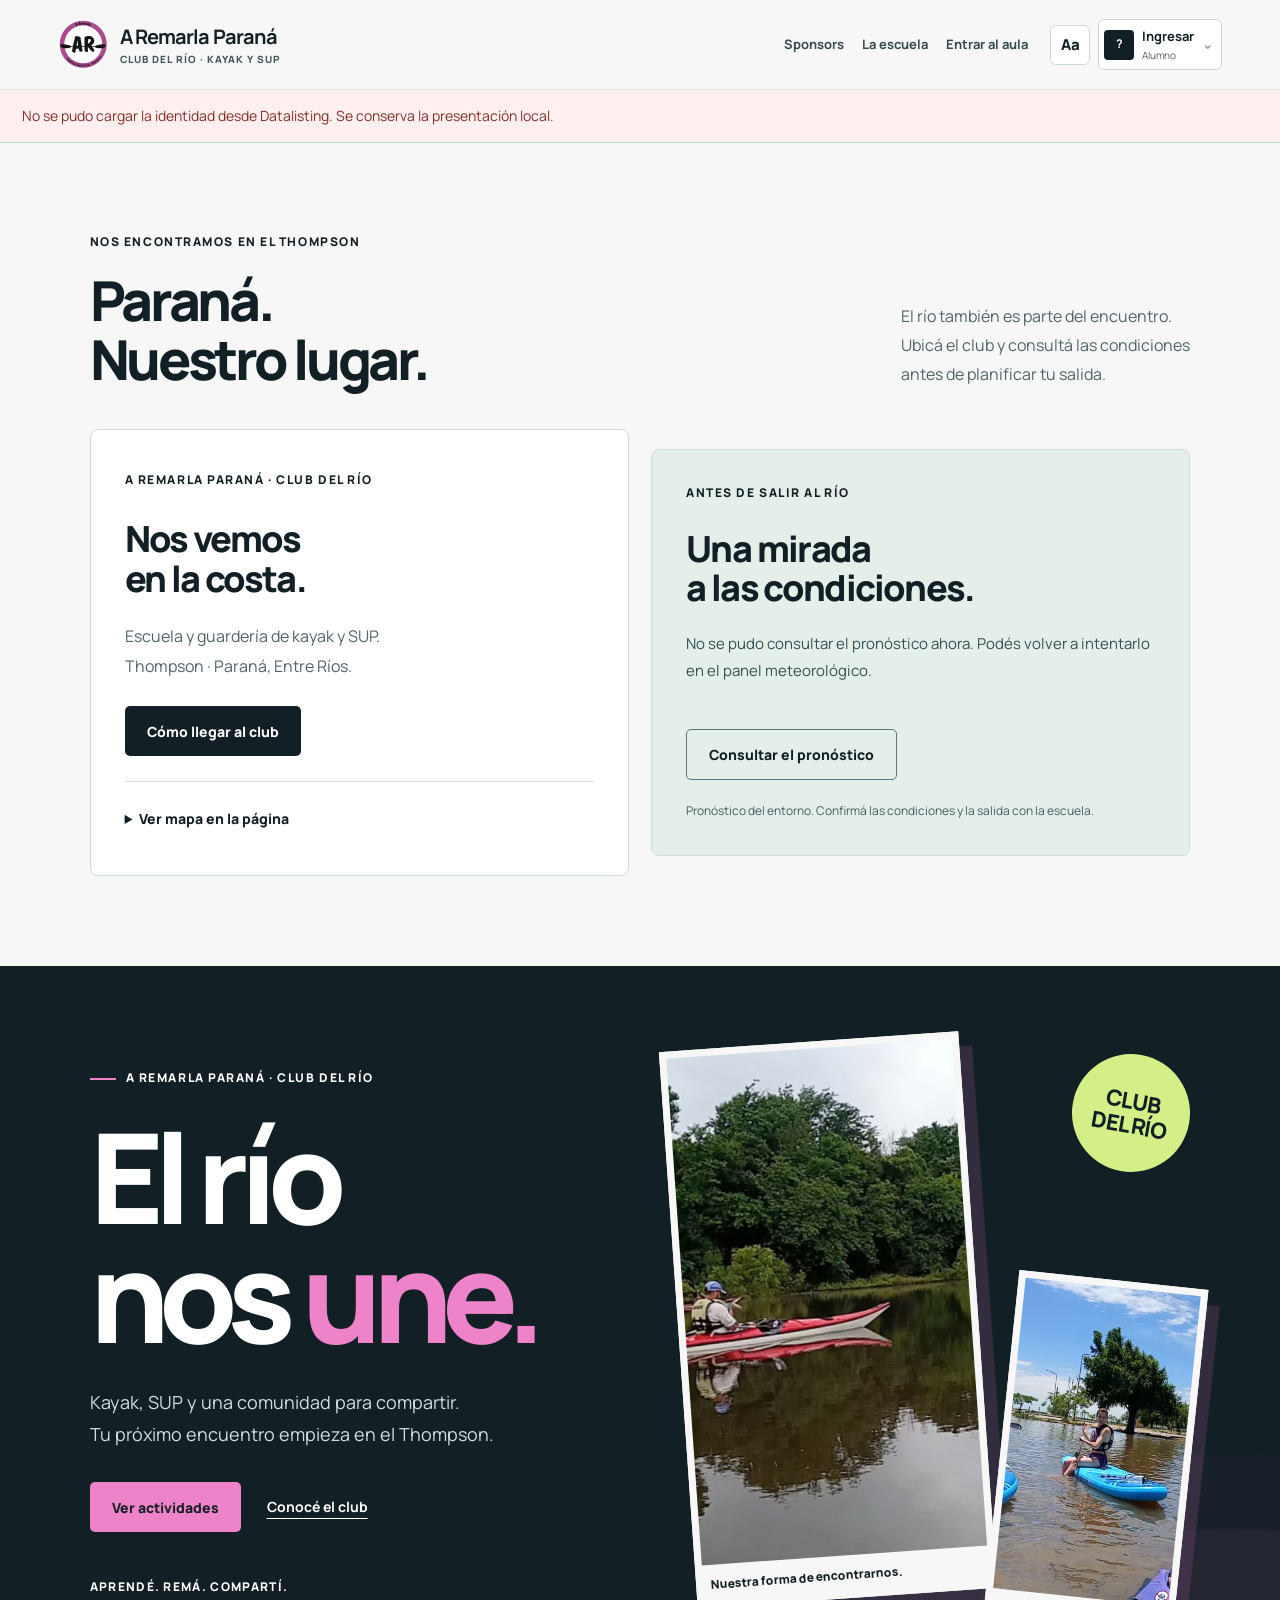
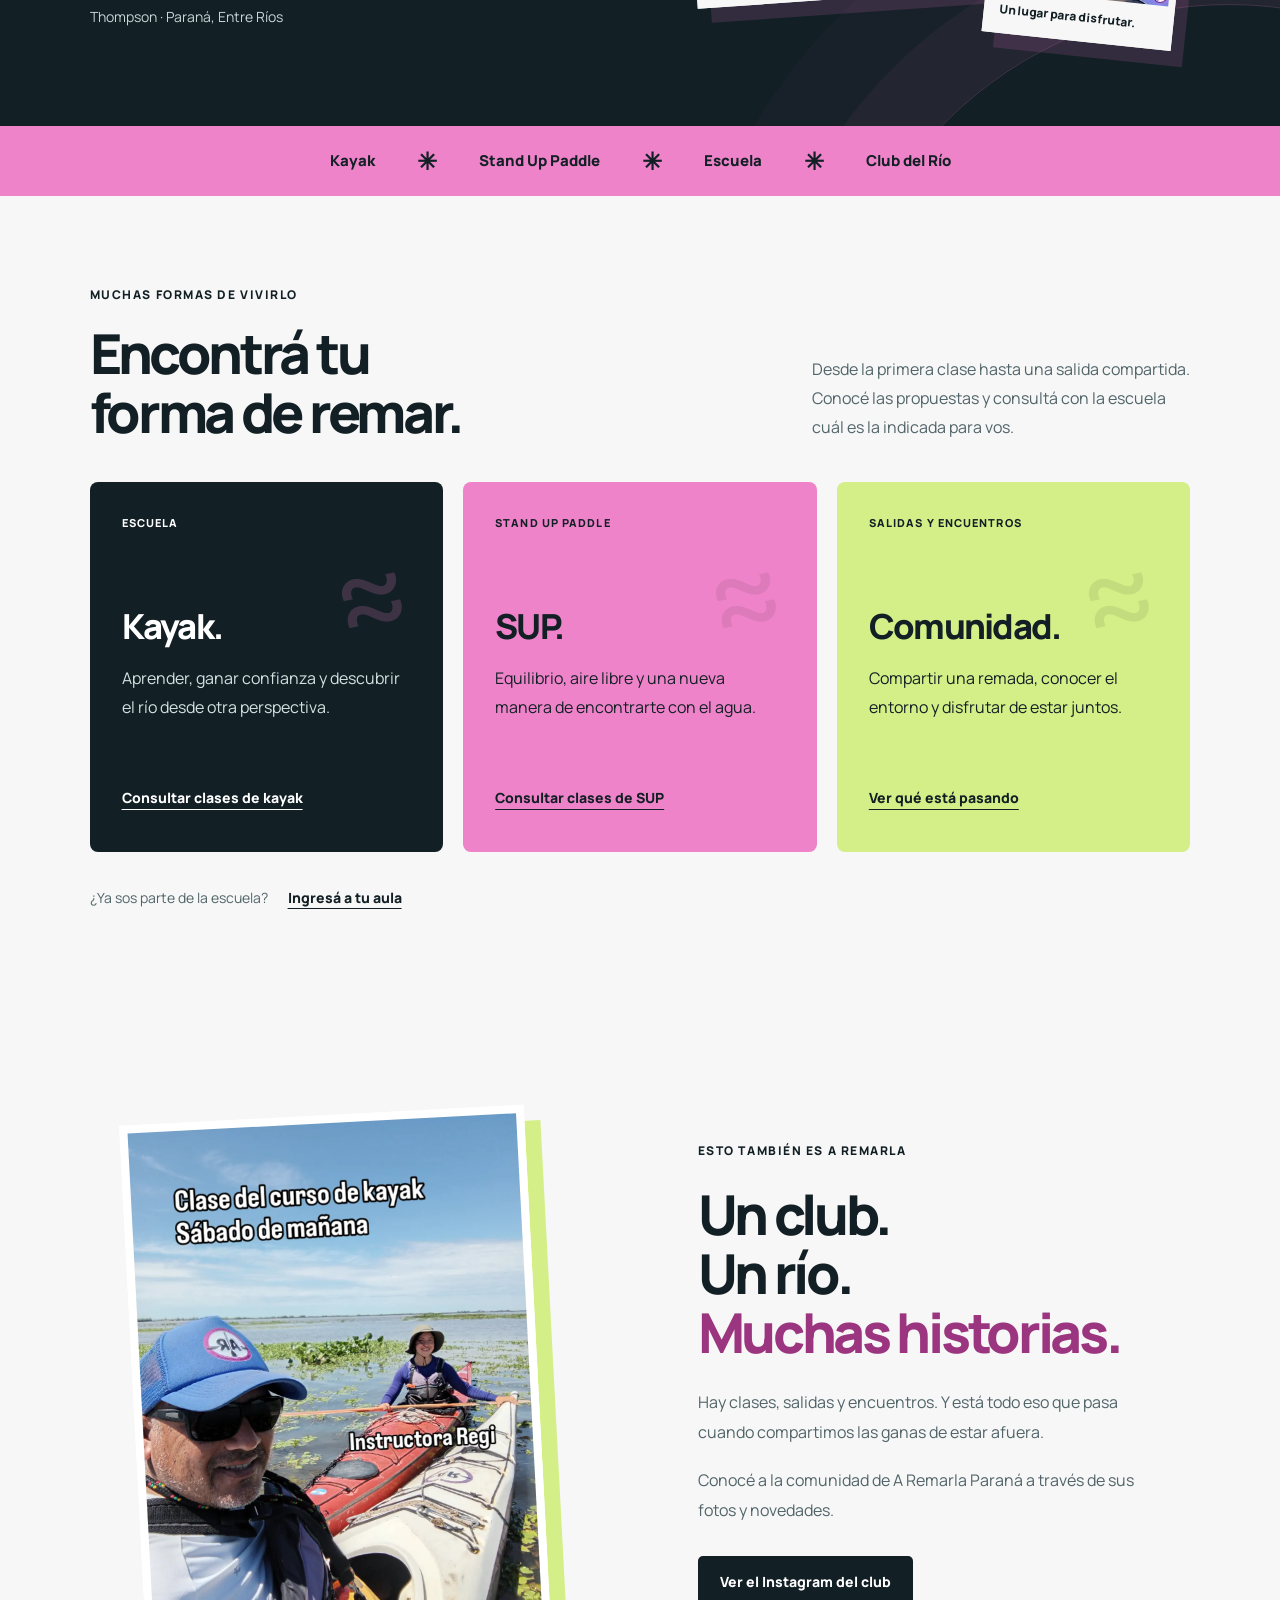
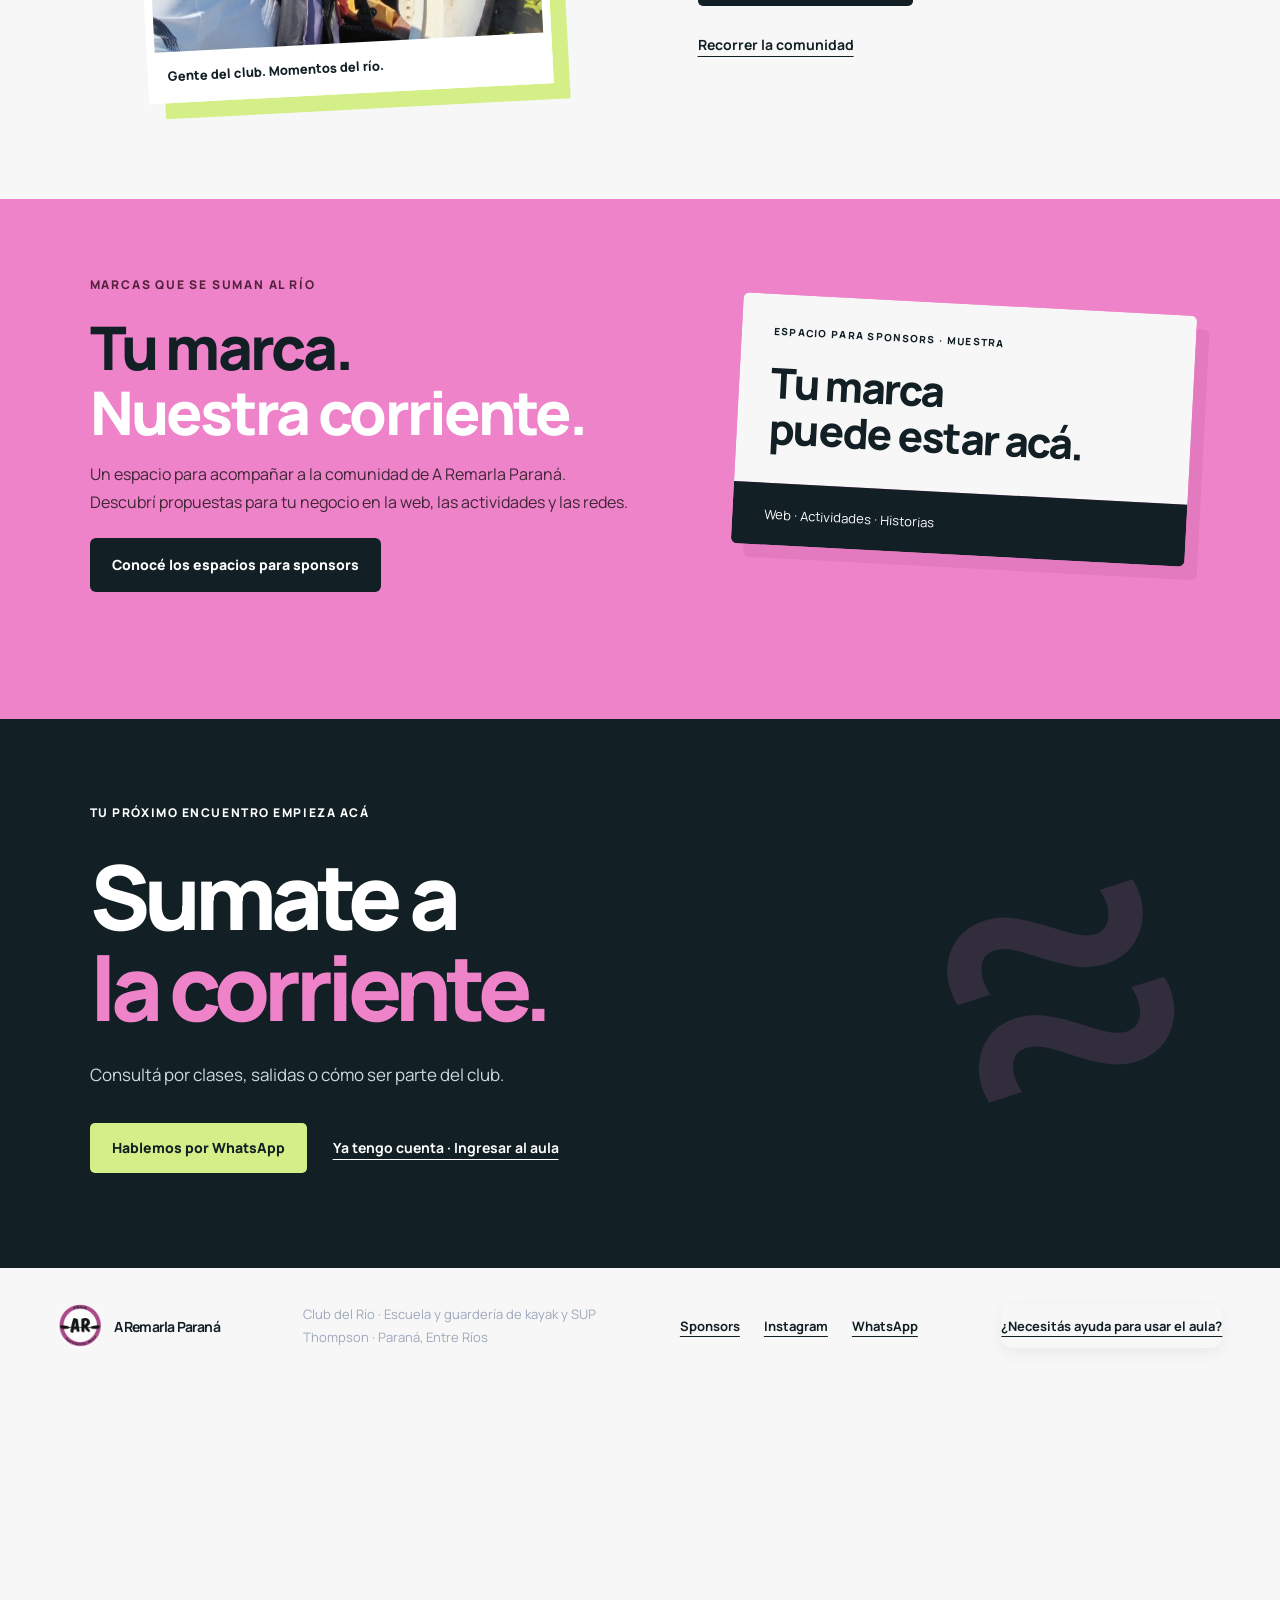
<file: maqueta-a-remarla/index.html>
<!doctype html><html lang="es"><head><meta charset="utf-8"><meta name="viewport" content="width=device-width,initial-scale=1"><meta http-equiv="refresh" content="0;url=../a-remarla/"><title>A Remarla · Aula</title></head><body><p><a href="../a-remarla/">Abrir el aula de A Remarla</a></p></body></html>
</file>
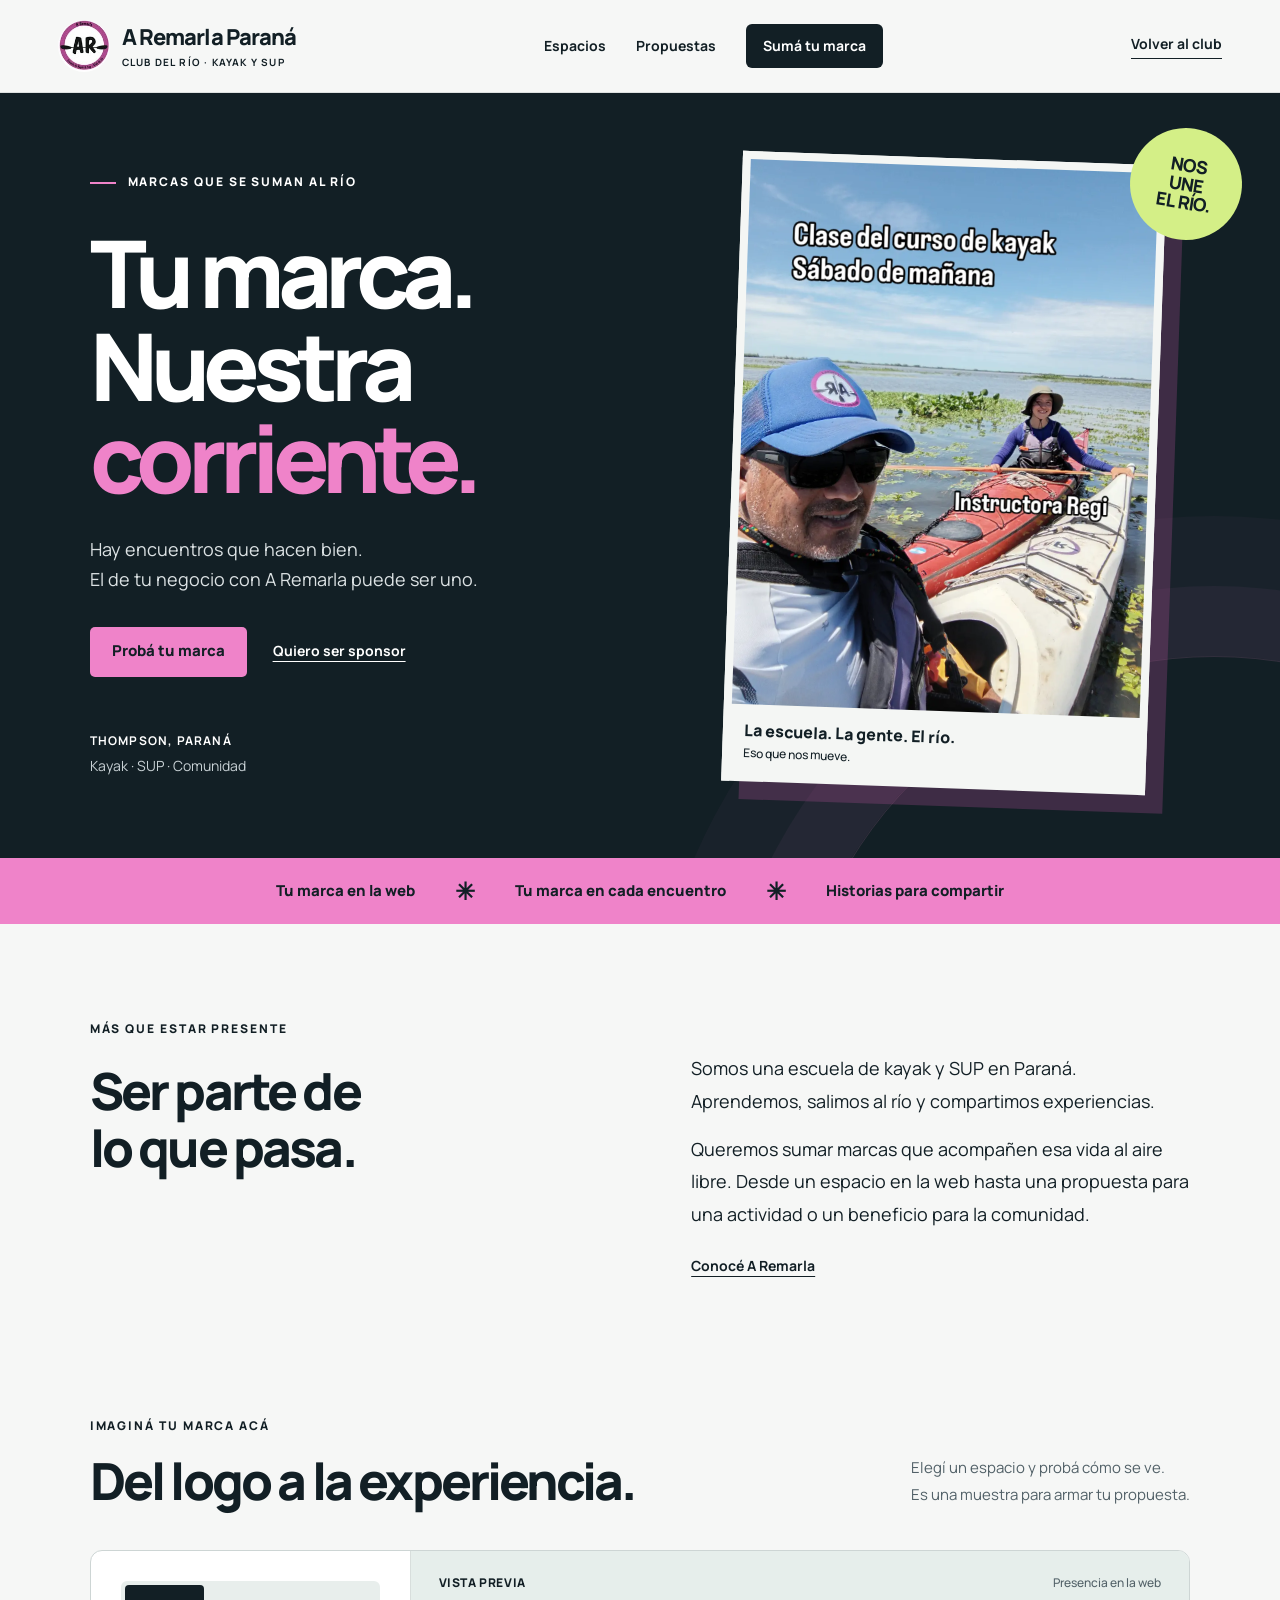
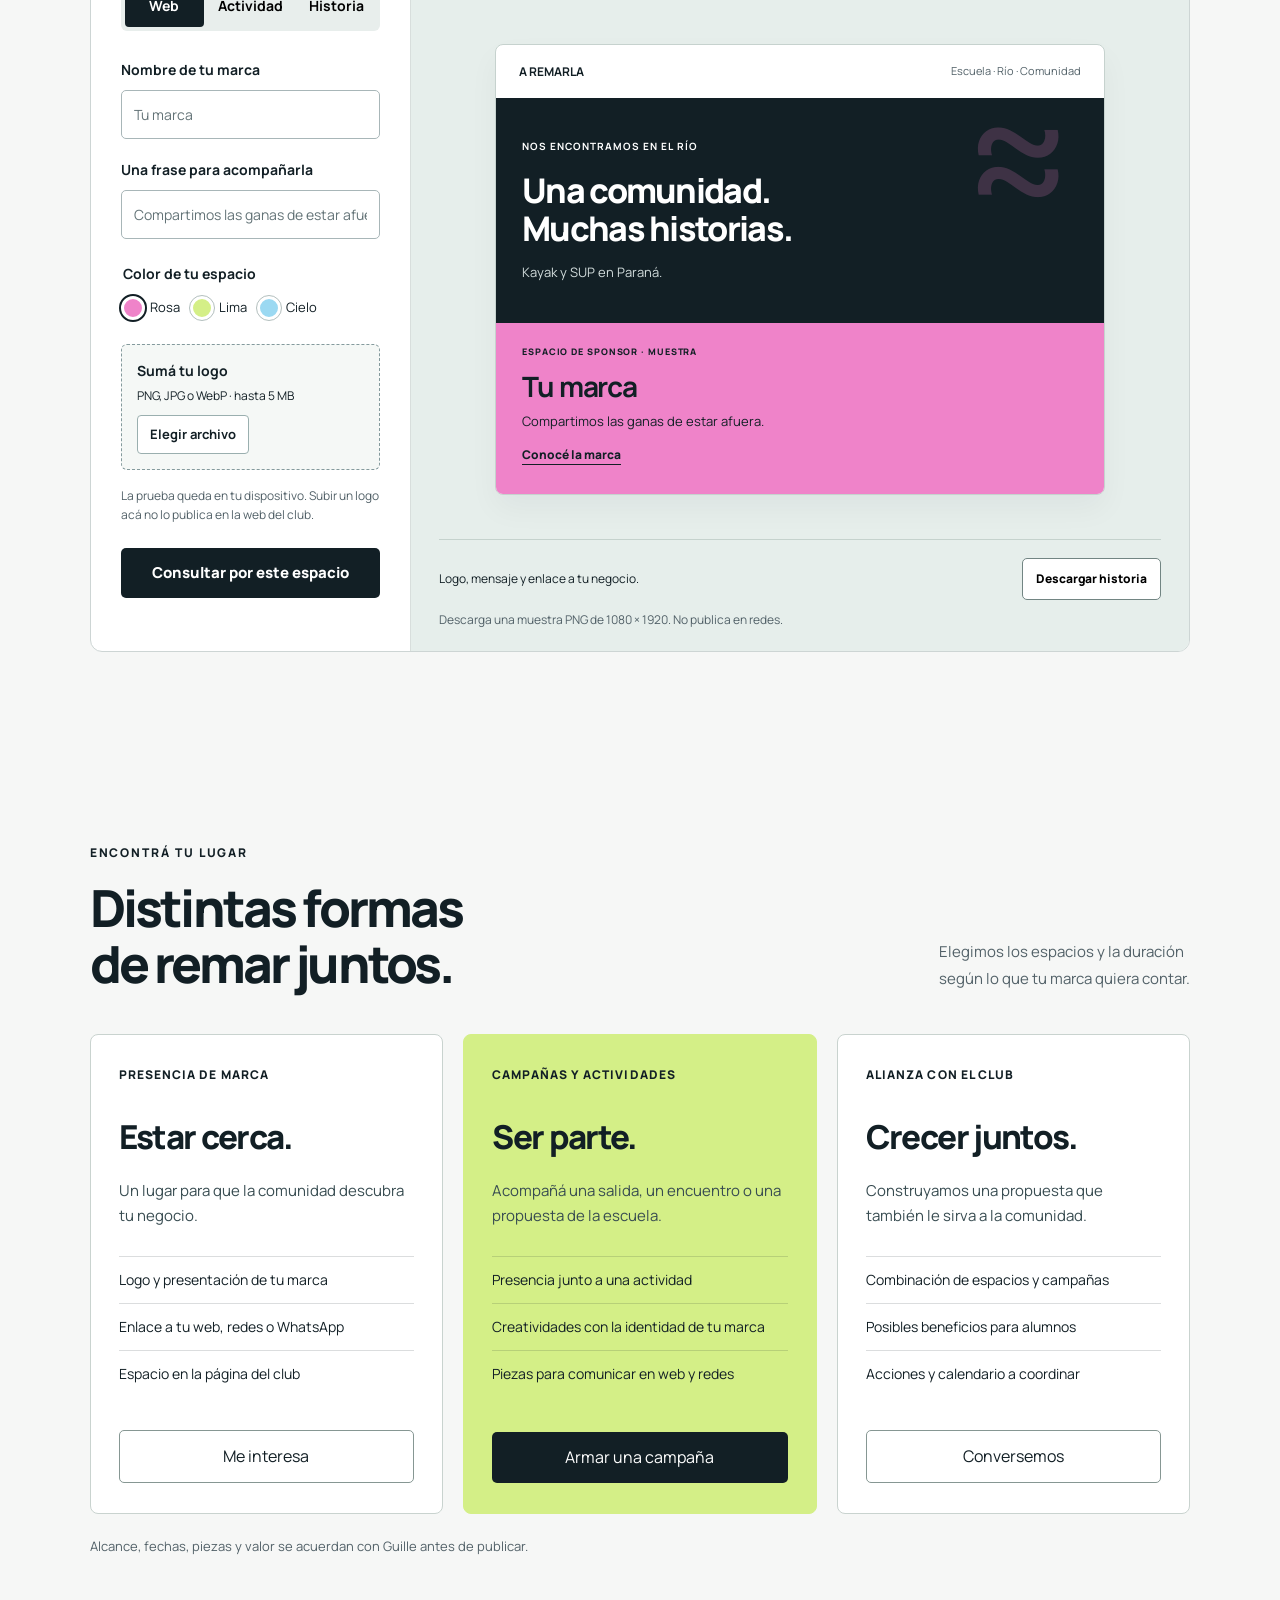
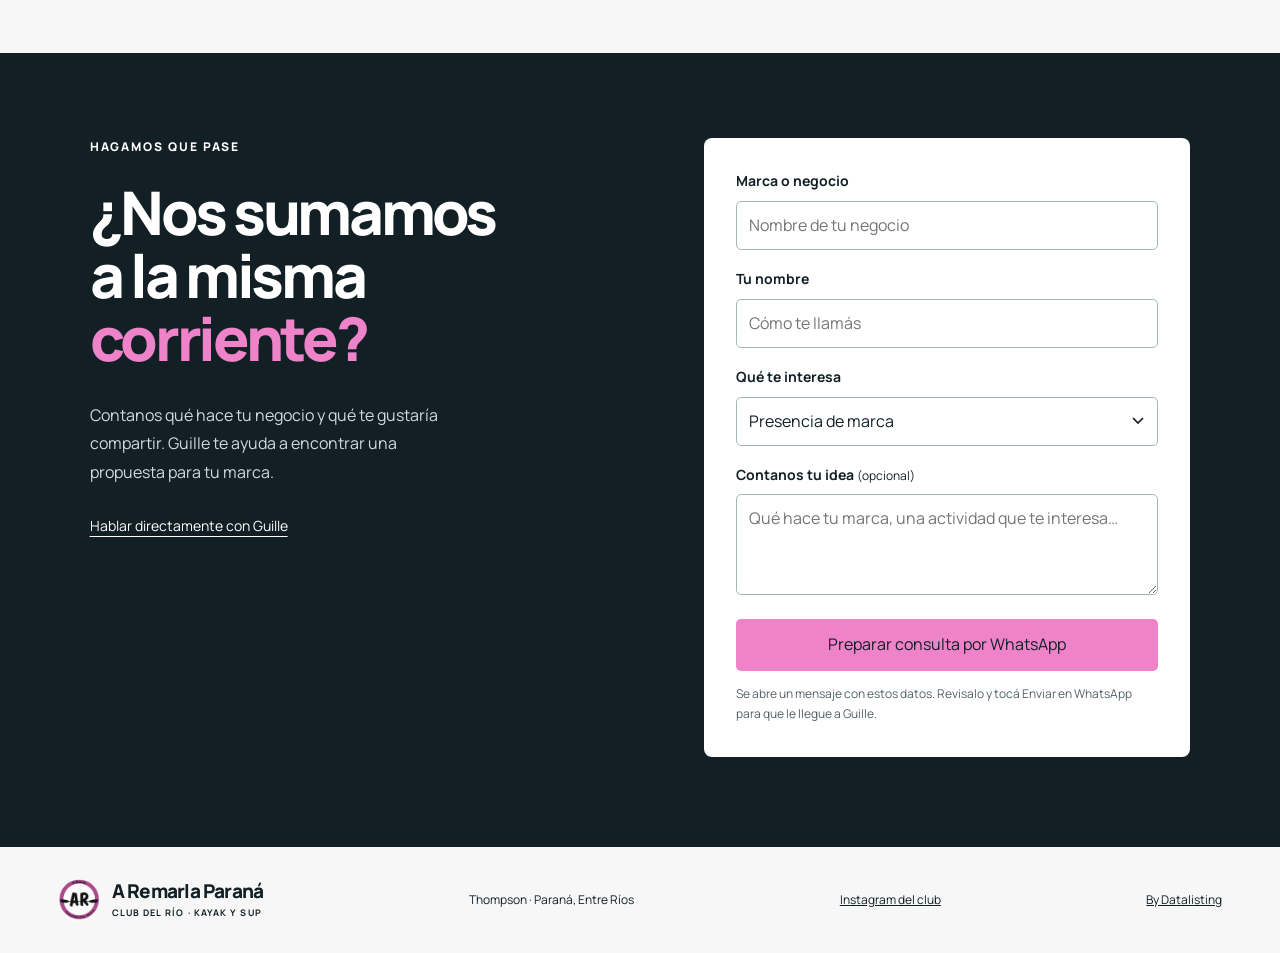
<file: a-remarla/sponsors/index.html>
<!doctype html>
<html lang="es-AR">
<head>
  <meta charset="utf-8">
  <meta name="viewport" content="width=device-width, initial-scale=1">
  <meta name="theme-color" content="#121f25">
  <title>Sponsors | A Remarla Paraná · Marcas que se suman al río</title>
  <meta name="description" content="Tu marca junto a A Remarla. Explorá propuestas de publicidad en la web, actividades y redes de nuestra comunidad de kayak y SUP en Paraná.">
  <link rel="canonical" href="https://20facusam23.github.io/datalisting-aula/a-remarla/sponsors/">
  <meta property="og:type" content="website">
  <meta property="og:locale" content="es_AR">
  <meta property="og:title" content="Tu marca. Nuestra corriente. | A Remarla">
  <meta property="og:description" content="Web, actividades y redes: descubrí cómo sumar tu marca a la comunidad de A Remarla en Paraná.">
  <meta property="og:url" content="https://20facusam23.github.io/datalisting-aula/a-remarla/sponsors/">
  <meta property="og:image" content="https://20facusam23.github.io/datalisting-aula/assets/a-remarla-tarjeta-escuela.png?v=20261124">
  <meta property="og:image:width" content="1200">
  <meta property="og:image:height" content="630">
  <meta property="og:image:alt" content="A Remarla, escuela y guardería de kayak y SUP en Paraná">
  <link rel="icon" href="../../assets/a-remarla-marca.jpg">
  <link rel="preconnect" href="https://fonts.googleapis.com">
  <link rel="preconnect" href="https://fonts.gstatic.com" crossorigin>
  <link href="https://fonts.googleapis.com/css2?family=Manrope:wght@400;500;600;700;800&display=swap" rel="stylesheet">
  <link rel="stylesheet" href="../../assets/a-remarla-sponsors.css?v=20261124-1">
  <script defer src="../../assets/a-remarla-sponsors-core.js?v=20261124-1"></script>
  <script defer src="../../assets/a-remarla-sponsors.js?v=20261124-1"></script>
</head>
<body class="sp-page">
  <a class="sp-skip" href="#contenido">Ir al contenido</a>
  <header class="sp-header">
    <a class="sp-brand" href="../" aria-label="A Remarla, volver al club"><img src="../../assets/a-remarla-marca.jpg" width="52" height="52" alt=""><span>A Remarla Paraná<small>CLUB DEL RÍO · KAYAK Y SUP</small></span></a>
    <nav aria-label="Navegación de sponsors"><a href="#espacios">Espacios</a><a href="#propuestas">Propuestas</a><a class="sp-nav-contact" href="#contacto">Sumá tu marca</a></nav>
    <a class="sp-back" href="../">Volver al club</a>
  </header>
  <main id="contenido">
    <section class="sp-hero">
      <div class="sp-hero-copy">
        <p class="sp-eyebrow"><span class="sp-line"></span> MARCAS QUE SE SUMAN AL RÍO</p>
        <h1>Tu marca.<br>Nuestra<br><em>corriente.</em></h1>
        <p class="sp-hero-description">Hay encuentros que hacen bien.<br>El de tu negocio con A Remarla puede ser uno.</p>
        <div class="sp-actions"><a class="sp-button sp-button-pink" href="#espacios">Probá tu marca</a><a class="sp-text-link" href="#contacto">Quiero ser sponsor</a></div>
        <p class="sp-hero-place">THOMPSON, PARANÁ <span>Kayak · SUP · Comunidad</span></p>
      </div>
      <figure class="sp-hero-photo">
        <img src="../../assets/a-remarla-instagram/DgBj1jgDdlT.webp" width="1080" height="1443" alt="Una clase de kayak de A Remarla en el río, con la instructora Regi" fetchpriority="high">
        <figcaption>La escuela. La gente. El río.<span>Eso que nos mueve.</span></figcaption>
      </figure>
      <div class="sp-hero-stamp" aria-hidden="true">NOS<br>UNE<br>EL RÍO.</div>
    </section>
    <div class="sp-ribbon" aria-label="Oportunidades de publicidad"><span>Tu marca en la web</span><b aria-hidden="true">✳</b><span>Tu marca en cada encuentro</span><b aria-hidden="true">✳</b><span>Historias para compartir</span></div>

    <section class="sp-section sp-intro">
      <div><p class="sp-eyebrow">MÁS QUE ESTAR PRESENTE</p><h2>Ser parte de<br>lo que pasa.</h2></div>
      <div class="sp-intro-copy"><p>Somos una escuela de kayak y SUP en Paraná. Aprendemos, salimos al río y compartimos experiencias.</p><p>Queremos sumar marcas que acompañen esa vida al aire libre. Desde un espacio en la web hasta una propuesta para una actividad o un beneficio para la comunidad.</p><a class="sp-text-link" href="../">Conocé A Remarla</a></div>
    </section>

    <section class="sp-section sp-studio" id="espacios" aria-labelledby="studio-title">
      <div class="sp-section-head"><div><p class="sp-eyebrow">IMAGINÁ TU MARCA ACÁ</p><h2 id="studio-title">Del logo a la experiencia.</h2></div><p>Elegí un espacio y probá cómo se ve.<br>Es una muestra para armar tu propuesta.</p></div>
      <div class="sp-studio-layout">
        <div class="sp-studio-controls">
          <div class="sp-tabs" role="tablist" aria-label="Espacio de publicidad">
            <button type="button" id="tab-web" role="tab" aria-selected="true" aria-controls="preview-web" tabindex="0" data-sp-tab="web">Web</button>
            <button type="button" id="tab-evento" role="tab" aria-selected="false" aria-controls="preview-evento" tabindex="-1" data-sp-tab="evento">Actividad</button>
            <button type="button" id="tab-historia" role="tab" aria-selected="false" aria-controls="preview-historia" tabindex="-1" data-sp-tab="historia">Historia</button>
          </div>
          <label class="sp-label" for="spBrand">Nombre de tu marca</label>
          <input id="spBrand" maxlength="36" placeholder="Tu marca" autocomplete="organization">
          <label class="sp-label" for="spTagline">Una frase para acompañarla</label>
          <input id="spTagline" maxlength="72" placeholder="Compartimos las ganas de estar afuera.">
          <fieldset class="sp-colors"><legend>Color de tu espacio</legend><label><input type="radio" name="spColor" value="rosa" checked><span class="sp-swatch sp-swatch-pink"></span>Rosa</label><label><input type="radio" name="spColor" value="lima"><span class="sp-swatch sp-swatch-lime"></span>Lima</label><label><input type="radio" name="spColor" value="cielo"><span class="sp-swatch sp-swatch-sky"></span>Cielo</label></fieldset>
          <label class="sp-upload" for="spLogo"><span>Sumá tu logo <small>PNG, JPG o WebP · hasta 5 MB</small></span><span class="sp-upload-trigger">Elegir archivo</span><input id="spLogo" type="file" accept="image/png,image/jpeg,image/webp"></label>
          <button type="button" id="spRemoveLogo" class="sp-text-button" hidden>Quitar logo</button>
          <p class="sp-control-note">La prueba queda en tu dispositivo. Subir un logo acá no lo publica en la web del club.</p>
          <p class="sp-status" id="spLogoStatus" role="status"></p>
          <a class="sp-button sp-button-dark" href="#contacto" id="spChooseSpace">Consultar por este espacio</a>
        </div>
        <div class="sp-preview-shell" id="spPreviewShell">
          <div class="sp-preview-toolbar"><span>VISTA PREVIA</span><span id="spPreviewLabel">Presencia en la web</span></div>
          <div id="preview-web" class="sp-preview-panel" role="tabpanel" aria-labelledby="tab-web" tabindex="0">
            <div class="sp-mock-browser"><div class="sp-mock-top"><b>A REMARLA</b><span>Escuela · Río · Comunidad</span></div><div class="sp-mock-content"><span class="sp-mini-label">NOS ENCONTRAMOS EN EL RÍO</span><h3>Una comunidad.<br>Muchas historias.</h3><p>Kayak y SUP en Paraná.</p><div class="sp-mock-waves" aria-hidden="true">≈</div></div><div class="sp-mock-sponsor"><small>ESPACIO DE SPONSOR · MUESTRA</small><div><img data-sp-logo alt="Logo de tu marca" hidden><strong data-sp-brand>Tu marca</strong></div><p data-sp-tagline>Compartimos las ganas de estar afuera.</p><span class="sp-mock-cta">Conocé la marca</span></div></div>
          </div>
          <div id="preview-evento" class="sp-preview-panel" role="tabpanel" aria-labelledby="tab-evento" tabindex="0" hidden>
            <div class="sp-activity-preview"><div class="sp-activity-title"><span class="sp-mini-label">A REMARLA · MUESTRA DE CAMPAÑA</span><h3>El río se disfruta<br>en compañía.</h3></div><img class="sp-activity-photo" src="../../assets/a-remarla-instagram/DgCxqXQtvIM.jpg" width="640" height="1136" alt="Grupo de A Remarla en una salida a Isla Puente" loading="lazy"><div class="sp-activity-brand"><small>ACOMPAÑA ESTA PROPUESTA · MUESTRA</small><div><img data-sp-logo alt="Logo de tu marca" hidden><strong data-sp-brand>Tu marca</strong></div><p data-sp-tagline>Compartimos las ganas de estar afuera.</p></div></div>
          </div>
          <div id="preview-historia" class="sp-preview-panel" role="tabpanel" aria-labelledby="tab-historia" tabindex="0" hidden>
            <div class="sp-story"><div class="sp-story-top"><b>A REMARLA</b><span>VISTA PREVIA</span></div><h3>Hay un río<br>que nos une.</h3><img class="sp-story-photo" src="../../assets/a-remarla-instagram/DgBj1jgDdlT.webp" width="1080" height="1443" alt="Clase de kayak de la comunidad A Remarla" loading="lazy"><div class="sp-story-brand"><small>ESPACIO DE SPONSOR · MUESTRA</small><div><img data-sp-logo alt="Logo de tu marca" hidden><strong data-sp-brand>Tu marca</strong></div><p data-sp-tagline>Compartimos las ganas de estar afuera.</p></div><span class="sp-story-footer">KAYAK · SUP · PARANÁ</span></div>
          </div>
          <div class="sp-preview-footer"><span id="spFormatNote">Logo, mensaje y enlace a tu negocio.</span><button type="button" id="spDownload">Descargar historia</button></div>
          <p class="sp-export-note">Descarga una muestra PNG de 1080 × 1920. No publica en redes.</p><p class="sp-status" id="spExportStatus" role="status"></p>
        </div>
      </div>
      <noscript><p>Activá JavaScript para personalizar la muestra. Podés consultar por WhatsApp desde el botón de contacto.</p></noscript>
    </section>

    <section class="sp-section" id="propuestas" aria-labelledby="plans-title">
      <div class="sp-section-head"><div><p class="sp-eyebrow">ENCONTRÁ TU LUGAR</p><h2 id="plans-title">Distintas formas<br>de remar juntos.</h2></div><p>Elegimos los espacios y la duración<br>según lo que tu marca quiera contar.</p></div>
      <div class="sp-plans">
        <article class="sp-plan"><span class="sp-plan-kicker">PRESENCIA DE MARCA</span><h3>Estar cerca.</h3><p>Un lugar para que la comunidad descubra tu negocio.</p><ul><li>Logo y presentación de tu marca</li><li>Enlace a tu web, redes o WhatsApp</li><li>Espacio en la página del club</li></ul><button type="button" class="sp-button sp-button-outline" data-sp-plan="Presencia de marca">Me interesa</button></article>
        <article class="sp-plan sp-plan-featured"><span class="sp-plan-kicker">CAMPAÑAS Y ACTIVIDADES</span><h3>Ser parte.</h3><p>Acompañá una salida, un encuentro o una propuesta de la escuela.</p><ul><li>Presencia junto a una actividad</li><li>Creatividades con la identidad de tu marca</li><li>Piezas para comunicar en web y redes</li></ul><button type="button" class="sp-button sp-button-dark" data-sp-plan="Campañas y actividades">Armar una campaña</button></article>
        <article class="sp-plan"><span class="sp-plan-kicker">ALIANZA CON EL CLUB</span><h3>Crecer juntos.</h3><p>Construyamos una propuesta que también le sirva a la comunidad.</p><ul><li>Combinación de espacios y campañas</li><li>Posibles beneficios para alumnos</li><li>Acciones y calendario a coordinar</li></ul><button type="button" class="sp-button sp-button-outline" data-sp-plan="Alianza con el club">Conversemos</button></article>
      </div>
      <p class="sp-plans-note">Alcance, fechas, piezas y valor se acuerdan con Guille antes de publicar.</p>
    </section>

    <section class="sp-section sp-partners" id="marcas" data-sp-partners-section hidden aria-labelledby="partners-title"><p class="sp-eyebrow">MARCAS QUE ACOMPAÑAN</p><h2 id="partners-title">Remamos juntos.</h2><div class="sp-partner-grid" data-sp-partners data-sp-data="../data/sponsors.json"></div></section>

    <section class="sp-contact" id="contacto" aria-labelledby="contact-title">
      <div class="sp-contact-copy"><p class="sp-eyebrow">HAGAMOS QUE PASE</p><h2 id="contact-title">¿Nos sumamos<br>a la misma<br><em>corriente?</em></h2><p>Contanos qué hace tu negocio y qué te gustaría compartir. Guille te ayuda a encontrar una propuesta para tu marca.</p><a class="sp-direct" href="https://wa.me/5493434461280?text=Hola%20Guille%2C%20me%20interesa%20sumar%20mi%20marca%20como%20sponsor%20de%20A%20Remarla." target="_blank" rel="noopener noreferrer">Hablar directamente con Guille</a></div>
      <form class="sp-form" id="spContactForm">
        <label for="spContactBrand">Marca o negocio</label><input id="spContactBrand" name="brand" maxlength="80" autocomplete="organization" required placeholder="Nombre de tu negocio">
        <label for="spContactName">Tu nombre</label><input id="spContactName" name="name" maxlength="80" autocomplete="name" required placeholder="Cómo te llamás">
        <label for="spInterest">Qué te interesa</label><select id="spInterest" name="interest"><option>Presencia de marca</option><option>Campañas y actividades</option><option>Alianza con el club</option><option>Quiero conocer las opciones</option></select>
        <label for="spMessage">Contanos tu idea <span>(opcional)</span></label><textarea id="spMessage" name="message" maxlength="1000" rows="3" placeholder="Qué hace tu marca, una actividad que te interesa…"></textarea>
        <button type="submit" class="sp-button sp-button-pink">Preparar consulta por WhatsApp</button><p class="sp-form-note">Se abre un mensaje con estos datos. Revisalo y tocá Enviar en WhatsApp para que le llegue a Guille.</p><p id="spContactStatus" class="sp-status" role="status"></p>
        <noscript><a href="https://wa.me/5493434461280" target="_blank" rel="noopener noreferrer">Consultar por WhatsApp</a></noscript>
      </form>
    </section>
  </main>
  <footer class="sp-footer"><a class="sp-brand" href="../"><img src="../../assets/a-remarla-marca.jpg" width="42" height="42" alt=""><span>A Remarla Paraná<small>CLUB DEL RÍO · KAYAK Y SUP</small></span></a><span>Thompson · Paraná, Entre Ríos</span><a href="https://www.instagram.com/kayak_parana_club/" target="_blank" rel="noopener noreferrer">Instagram del club</a><a href="https://datalisting.info/" target="_blank" rel="noopener noreferrer">By Datalisting</a></footer>
</body>
</html>
</file>
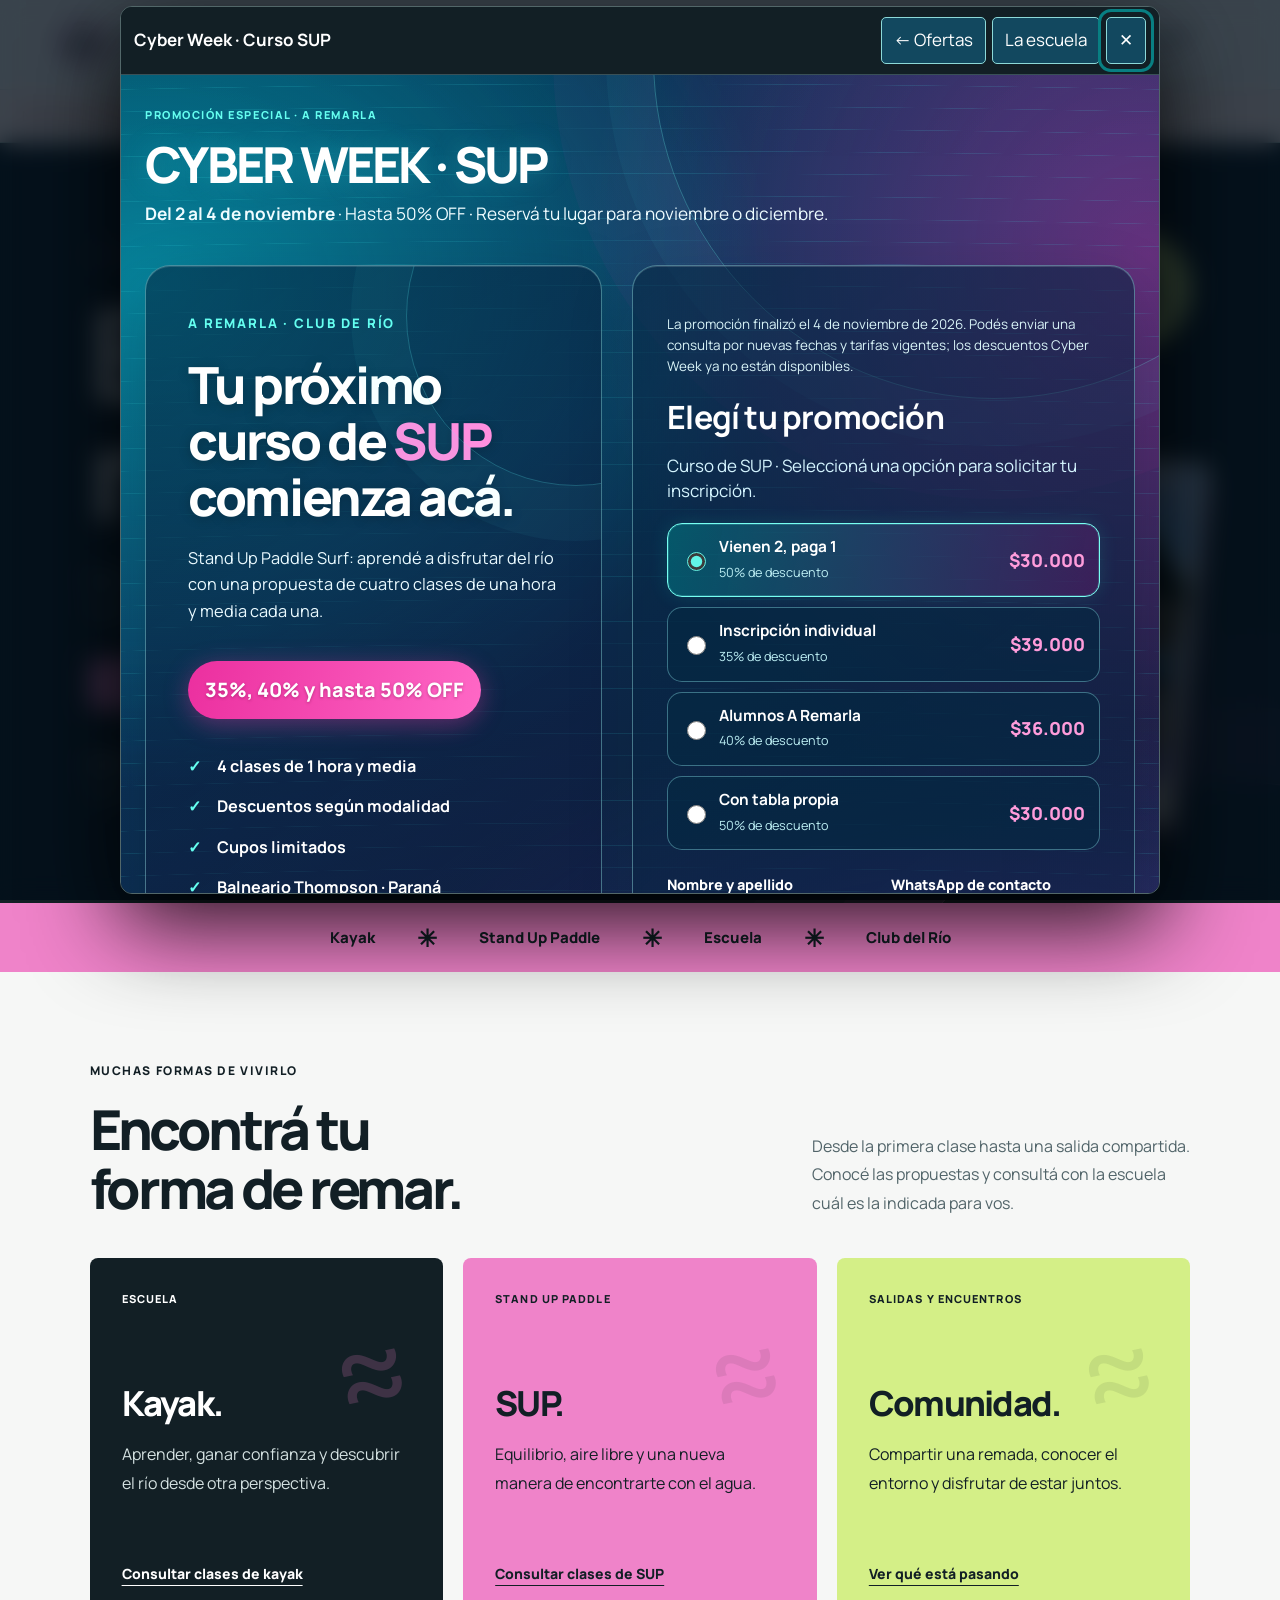
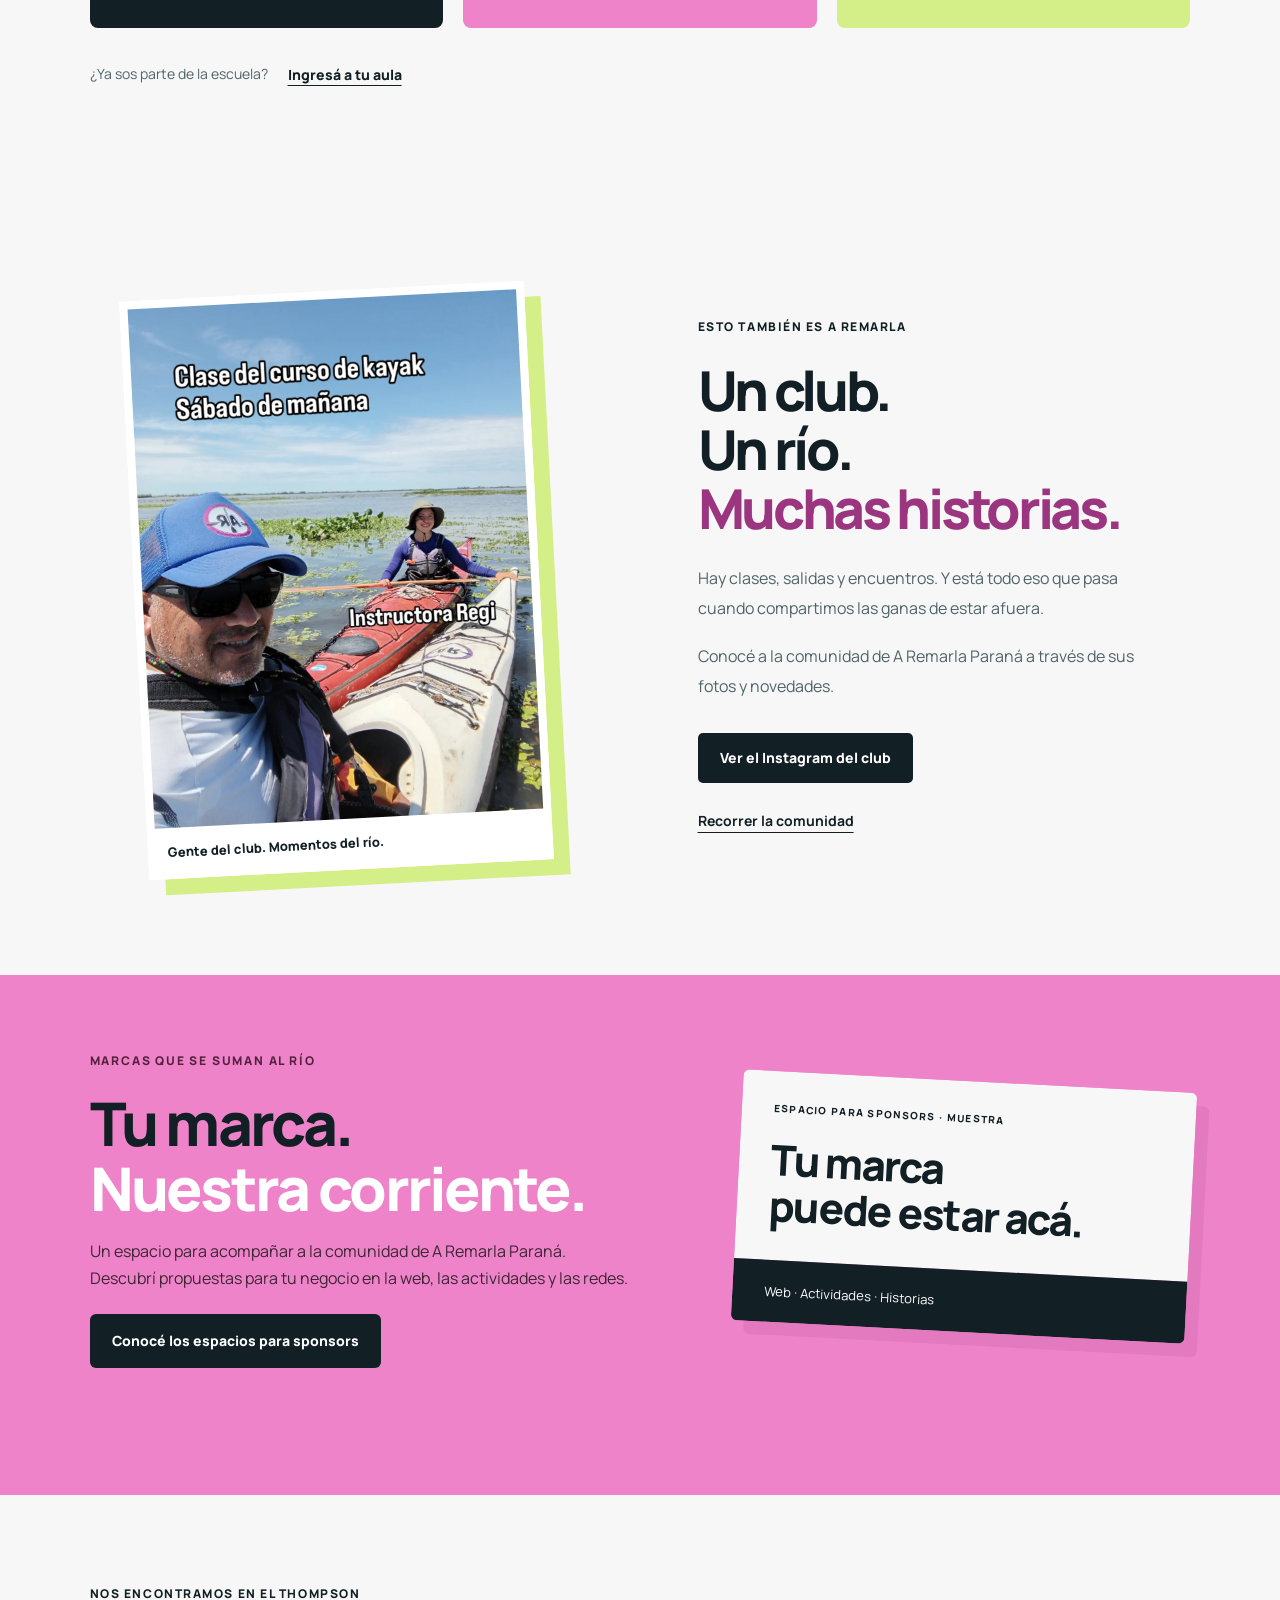
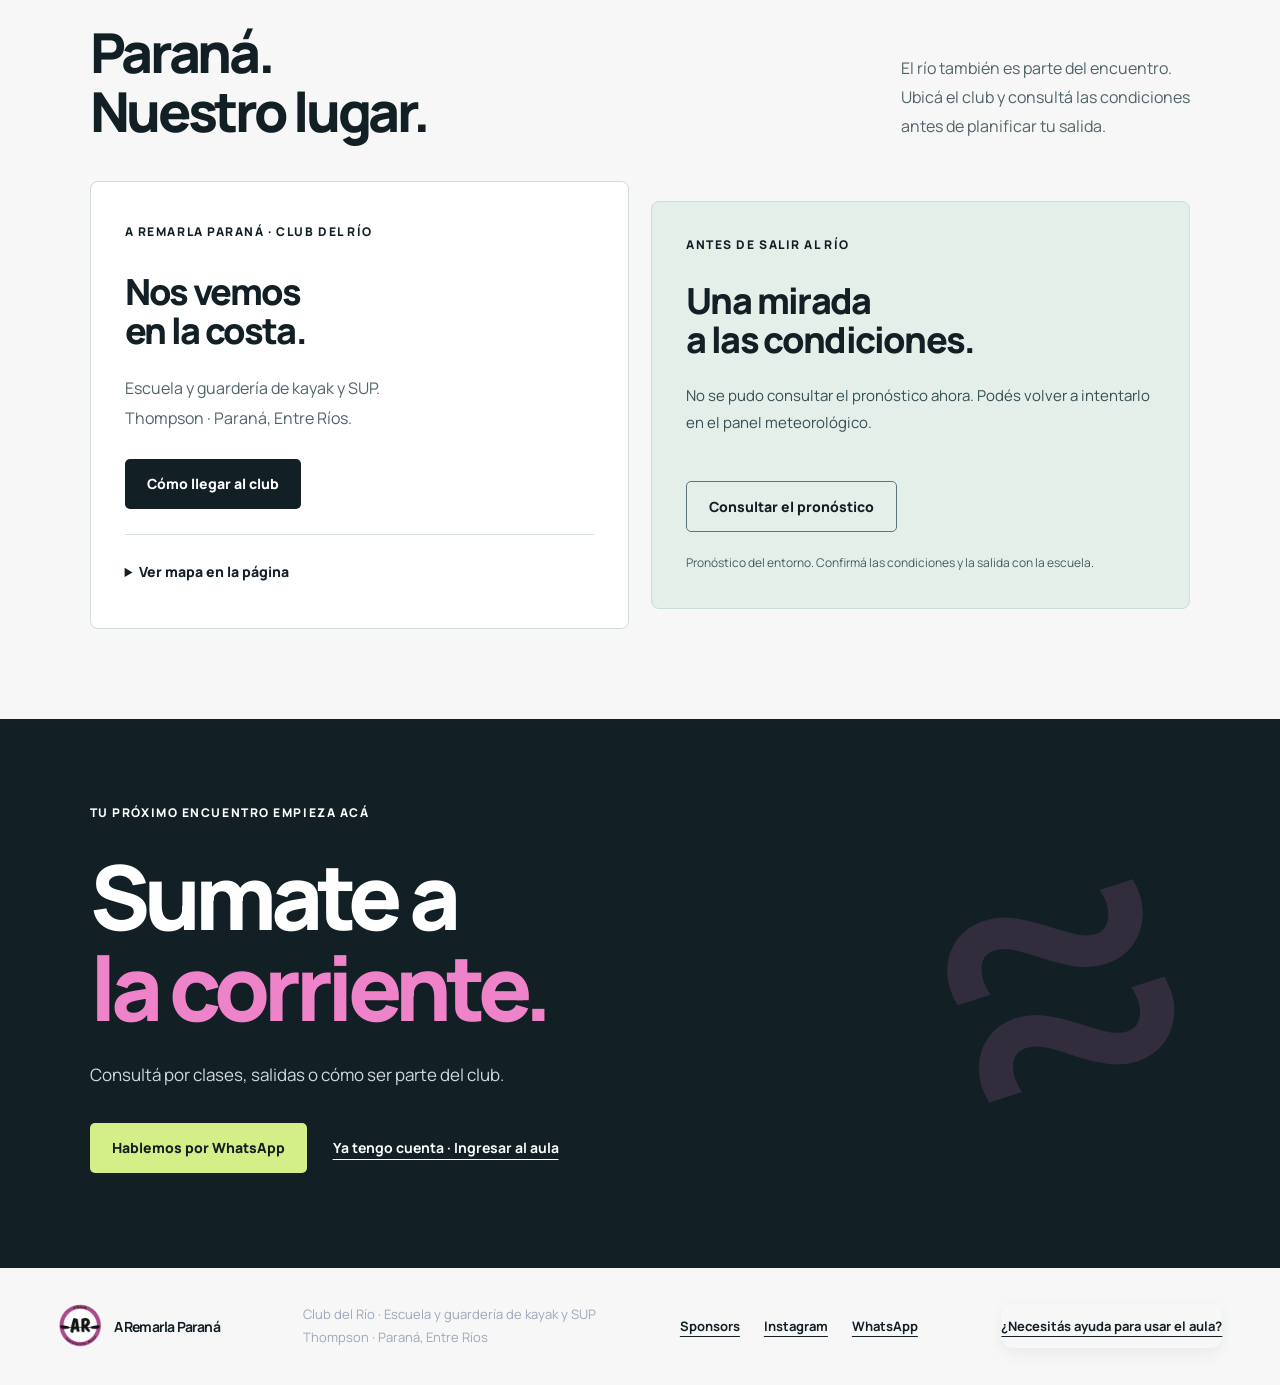
<file: a-remarla/campanas/cyberweek-sup.html>
<!doctype html>
<html lang="es">
<head>
<meta charset="utf-8">
<meta name="viewport" content="width=device-width, initial-scale=1">
<meta name="theme-color" content="#07354a">
<meta name="robots" content="index,follow">
<title>Cyber Week SUP · A Remarla</title>
<meta name="description" content="Promoción de curso SUP del 2 al 4 de noviembre de 2026. Campaña finalizada; consultá las actividades actuales de A Remarla.">
<meta property="og:type" content="website">
<meta property="og:locale" content="es_AR">
<meta property="og:site_name" content="A Remarla">
<meta property="og:title" content="Cyber Week SUP · A Remarla">
<meta property="og:description" content="Promoción de curso SUP del 2 al 4 de noviembre de 2026. Campaña finalizada; consultá las actividades actuales de A Remarla.">
<meta property="og:url" content="https://20facusam23.github.io/datalisting-aula/a-remarla/campanas/cyberweek-sup.html">
<meta property="og:image" content="https://20facusam23.github.io/datalisting-aula/assets/a-remarla-cybersup-redes-2026.jpg">
<meta property="og:image:secure_url" content="https://20facusam23.github.io/datalisting-aula/assets/a-remarla-cybersup-redes-2026.jpg">
<meta property="og:image:type" content="image/jpeg">
<meta property="og:image:width" content="1121">
<meta property="og:image:height" content="1403">
<meta property="og:image:alt" content="Afiche original de Cyber Week · Curso SUP">
<meta name="twitter:card" content="summary_large_image">
<meta name="twitter:title" content="Cyber Week SUP · A Remarla">
<meta name="twitter:description" content="Promoción de curso SUP del 2 al 4 de noviembre de 2026. Campaña finalizada; consultá las actividades actuales de A Remarla.">
<meta name="twitter:image" content="https://20facusam23.github.io/datalisting-aula/assets/a-remarla-cybersup-redes-2026.jpg">
<link rel="icon" href="https://20facusam23.github.io/datalisting-aula/assets/a-remarla-og-escuela.png" type="image/png">
<style>
:root{font-family:system-ui,Arial,sans-serif;color:#f3ffff;background:#052c40}*{box-sizing:border-box}body{margin:0;min-height:100vh;background:linear-gradient(165deg,#07374f,#112843);display:grid;place-items:center;padding:20px}main{width:min(780px,100%);padding:22px;border:1px solid #76c8c8;border-radius:18px;background:#0b3b52;box-shadow:0 18px 60px #00172599}h1{font-size:clamp(1.5rem,4vw,2.3rem);margin:4px 0 13px}p{line-height:1.55;color:#d9f4f6}img{width:min(100%,320px);height:auto;max-height:52vh;object-fit:contain;display:block;border-radius:11px;margin:18px auto}a{display:block;text-align:center;padding:15px 18px;background:#98ffe6;color:#063442;border-radius:12px;font-weight:900;text-decoration:none}.small{color:#b7e9f0;font-size:.82rem}a:focus-visible{outline:3px solid white;outline-offset:3px}
</style>
</head>
<body>
<main>
<p class="small">A REMARLA · ESCUELA DE KAYAK Y SUP</p>
<h1>Cyber Week · Curso SUP</h1>
<p>Campaña finalizada · Del 2 al 4 de noviembre</p>
<img src="https://20facusam23.github.io/datalisting-aula/assets/a-remarla-cybersup-redes-2026.jpg" alt="Afiche original sin modificaciones de Cyber Week · Curso SUP" width="1121" height="1403">
<p>Promoción de curso SUP del 2 al 4 de noviembre de 2026. Campaña finalizada; consultá las actividades actuales de A Remarla.</p>
<a href="../#campana-cyberweek">Abrir campaña y formulario en A Remarla</a>
</main>
<script>window.location.replace("../#campana-cyberweek");</script>
</body></html>
</file>
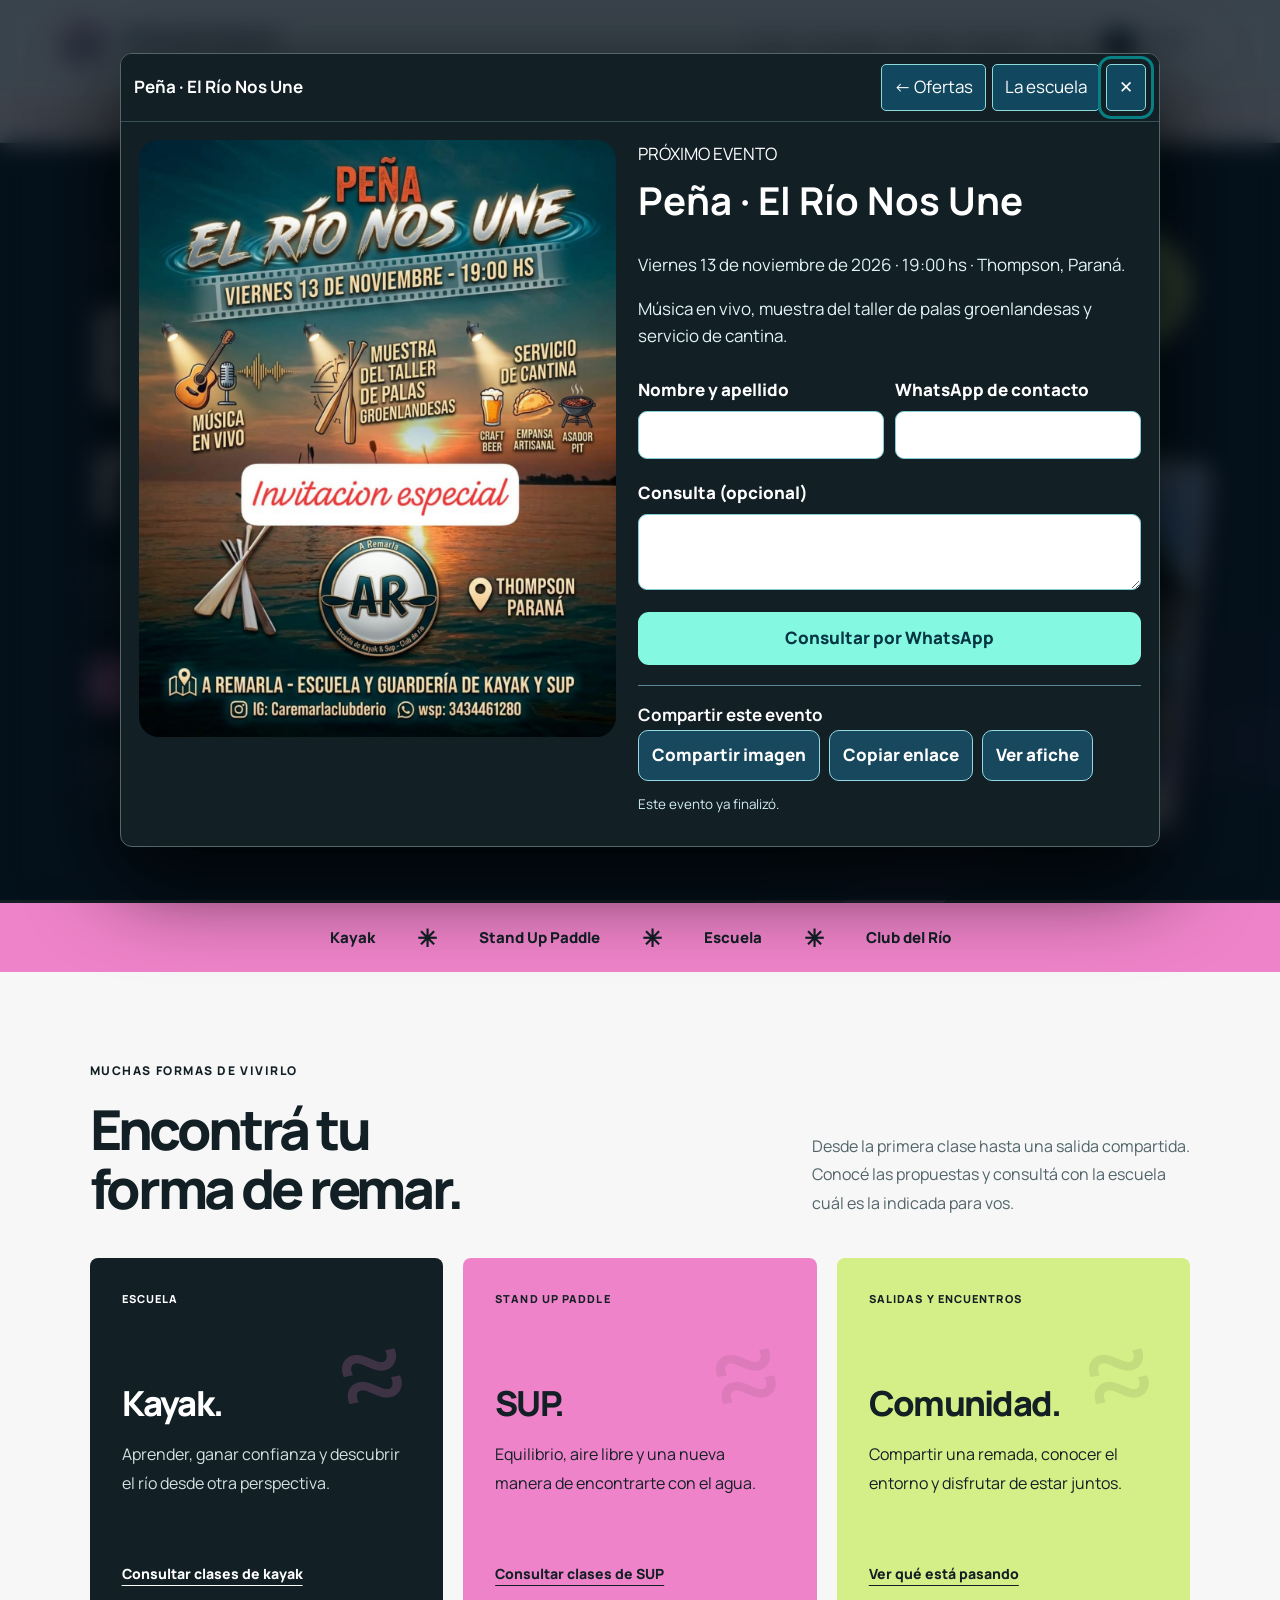
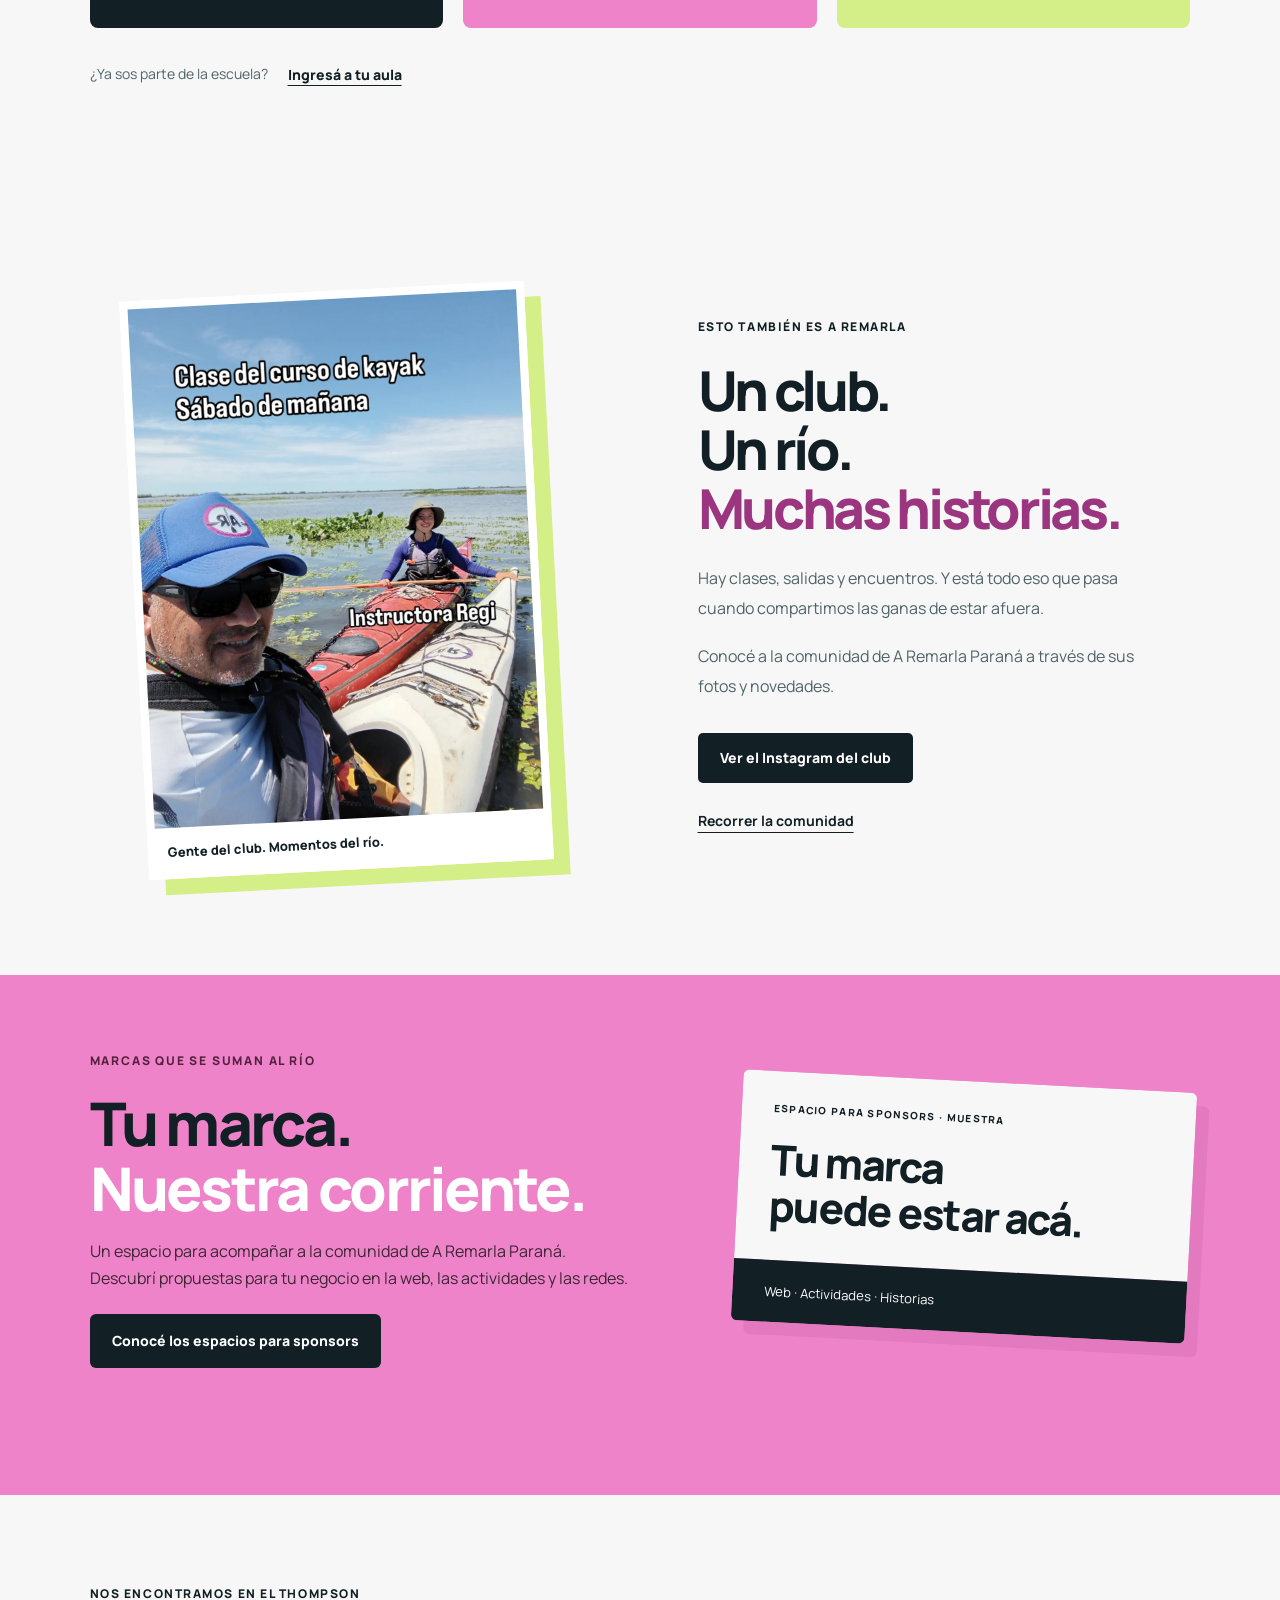
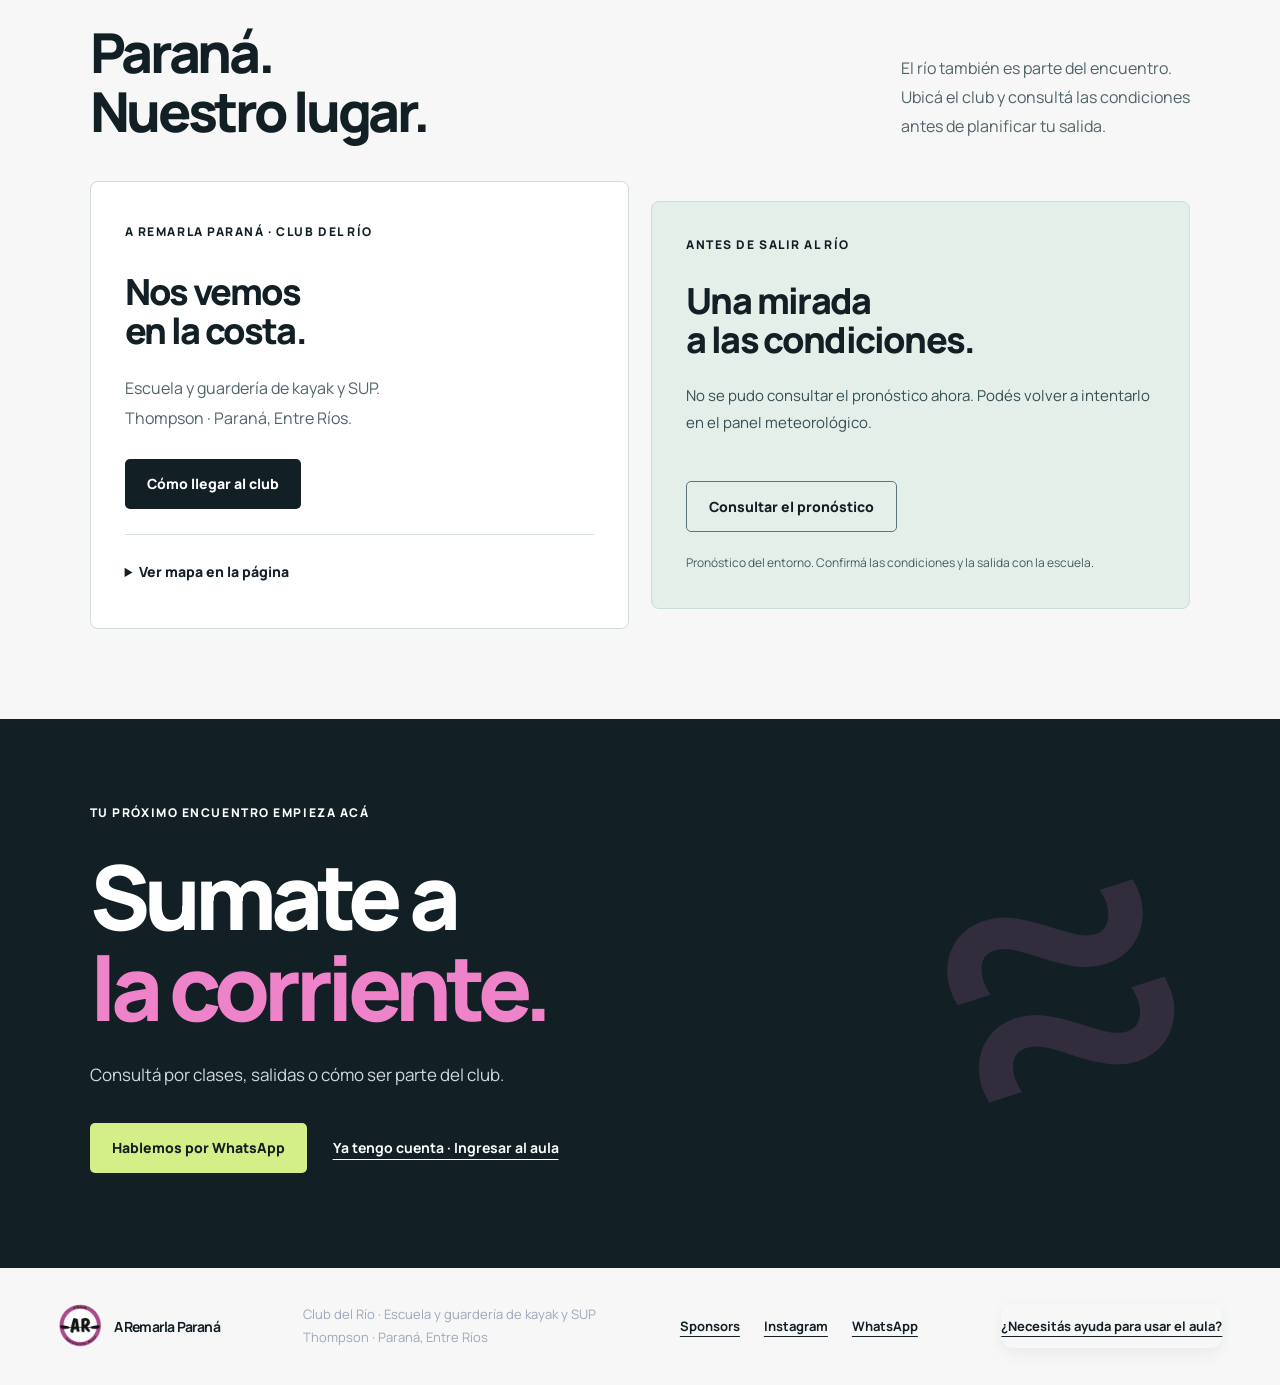
<file: a-remarla/campanas/pena-rio-nos-une.html>
<!doctype html>
<html lang="es">
<head>
<meta charset="utf-8">
<meta name="viewport" content="width=device-width, initial-scale=1">
<meta name="theme-color" content="#07354a">
<meta name="robots" content="index,follow">
<title>Peña El Río Nos Une · A Remarla</title>
<meta name="description" content="Viernes 13 de noviembre a las 19:00 en Thompson, Paraná. Música en vivo, muestra de palas groenlandesas y servicio de cantina.">
<meta property="og:type" content="website">
<meta property="og:locale" content="es_AR">
<meta property="og:site_name" content="A Remarla">
<meta property="og:title" content="Peña El Río Nos Une · A Remarla">
<meta property="og:description" content="Viernes 13 de noviembre a las 19:00 en Thompson, Paraná. Música en vivo, muestra de palas groenlandesas y servicio de cantina.">
<meta property="og:url" content="https://20facusam23.github.io/datalisting-aula/a-remarla/campanas/pena-rio-nos-une.html">
<meta property="og:image" content="https://20facusam23.github.io/datalisting-aula/assets/a-remarla-pena-rio-nos-une-2026.jpg">
<meta property="og:image:secure_url" content="https://20facusam23.github.io/datalisting-aula/assets/a-remarla-pena-rio-nos-une-2026.jpg">
<meta property="og:image:type" content="image/jpeg">
<meta property="og:image:width" content="1228">
<meta property="og:image:height" content="1536">
<meta property="og:image:alt" content="Afiche original de Peña · El Río Nos Une">
<meta name="twitter:card" content="summary_large_image">
<meta name="twitter:title" content="Peña El Río Nos Une · A Remarla">
<meta name="twitter:description" content="Viernes 13 de noviembre a las 19:00 en Thompson, Paraná. Música en vivo, muestra de palas groenlandesas y servicio de cantina.">
<meta name="twitter:image" content="https://20facusam23.github.io/datalisting-aula/assets/a-remarla-pena-rio-nos-une-2026.jpg">
<link rel="icon" href="https://20facusam23.github.io/datalisting-aula/assets/a-remarla-og-escuela.png" type="image/png">
<style>
:root{font-family:system-ui,Arial,sans-serif;color:#f3ffff;background:#052c40}*{box-sizing:border-box}body{margin:0;min-height:100vh;background:linear-gradient(165deg,#07374f,#112843);display:grid;place-items:center;padding:20px}main{width:min(780px,100%);padding:22px;border:1px solid #76c8c8;border-radius:18px;background:#0b3b52;box-shadow:0 18px 60px #00172599}h1{font-size:clamp(1.5rem,4vw,2.3rem);margin:4px 0 13px}p{line-height:1.55;color:#d9f4f6}img{width:min(100%,320px);height:auto;max-height:52vh;object-fit:contain;display:block;border-radius:11px;margin:18px auto}a{display:block;text-align:center;padding:15px 18px;background:#98ffe6;color:#063442;border-radius:12px;font-weight:900;text-decoration:none}.small{color:#b7e9f0;font-size:.82rem}a:focus-visible{outline:3px solid white;outline-offset:3px}
</style>
</head>
<body>
<main>
<p class="small">A REMARLA · ESCUELA DE KAYAK Y SUP</p>
<h1>Peña · El Río Nos Une</h1>
<p>Invitación especial · Viernes 13 de noviembre, 19:00</p>
<img src="https://20facusam23.github.io/datalisting-aula/assets/a-remarla-pena-rio-nos-une-2026.jpg" alt="Afiche original sin modificaciones de Peña · El Río Nos Une" width="1228" height="1536">
<p>Viernes 13 de noviembre a las 19:00 en Thompson, Paraná. Música en vivo, muestra de palas groenlandesas y servicio de cantina.</p>
<a href="../#campana-pena-rio-nos-une">Abrir campaña y formulario en A Remarla</a>
</main>
<script>window.location.replace("../#campana-pena-rio-nos-une");</script>
</body></html>
</file>
<file: assets/aula.css>
:root{
--ink:#172033;--ink2:#232e46;--muted:#68738a;--paper:#f5f7fb;--surface:#fff;--line:#e4e8f0;
--violet:#665cf6;--violet2:#8b83ff;--violet-soft:#eeecff;--mint:#4cc9a7;--mint-soft:#e2f8f1;
--blue:#3f8cff;--blue-soft:#e8f2ff;--coral:#ff826e;--coral-soft:#fff0ed;
--shadow:0 24px 70px rgba(25,34,55,.11);--shadow2:0 12px 35px rgba(25,34,55,.08);--radius:28px
}
*{box-sizing:border-box}html{scroll-behavior:smooth}body{margin:0;background:var(--paper);color:var(--ink);font:18px/1.55 "Atkinson Hyperlegible",Arial,sans-serif;-webkit-font-smoothing:antialiased}button,a{font:inherit}.skip{position:absolute;left:-999px}.skip:focus{left:16px;top:16px;z-index:30;background:white;padding:12px 16px;border-radius:10px}
.topbar{height:78px;padding:0 max(24px,calc((100vw - 1240px)/2));display:flex;align-items:center;gap:34px;border-bottom:1px solid rgba(228,232,240,.8);background:rgba(245,247,251,.86);backdrop-filter:blur(22px);position:sticky;top:0;z-index:20}
.brand{display:flex;align-items:center;gap:11px;color:var(--ink);text-decoration:none;margin-right:auto;font-family:Manrope,sans-serif}.brand-mark{width:38px;height:38px;border-radius:12px;display:flex;gap:3px;align-items:end;justify-content:center;padding:9px;background:var(--ink);box-shadow:0 8px 22px rgba(23,32,51,.16)}.brand-mark i{display:block;width:4px;border-radius:4px;background:#fff}.brand-mark i:nth-child(1){height:9px}.brand-mark i:nth-child(2){height:17px;background:#8d85ff}.brand-mark i:nth-child(3){height:13px;background:#58d7b5}.brand>b,.brand>span:last-child>b,.brand small{display:block;line-height:1}.brand small{font-size:9px;letter-spacing:.24em;color:var(--violet);margin-top:5px;font-weight:800}
nav{display:flex;background:#edf0f6;border-radius:14px;padding:4px;gap:2px}.nav{border:0;background:transparent;color:var(--muted);padding:8px 15px;border-radius:10px;cursor:pointer;font-weight:700;font-size:15px}.nav.active{background:white;color:var(--ink);box-shadow:0 3px 10px rgba(24,32,50,.07)}.nav:hover{color:var(--ink)}
.top-actions{display:flex;align-items:center;gap:9px}.accessibility{width:42px;height:42px;border:1px solid var(--line);border-radius:13px;background:white;color:var(--ink);font-weight:800;cursor:pointer}.profile{border:1px solid var(--line);background:white;padding:5px 9px 5px 5px;border-radius:15px;display:flex;align-items:center;gap:9px;color:var(--ink);cursor:pointer;font-weight:700;text-align:left;font-size:14px}.profile small{display:block;color:var(--muted);font-weight:400;font-size:11px}.profile>b{color:#98a1b2}.avatar{width:34px;height:34px;border-radius:11px;background:linear-gradient(135deg,var(--violet),#9e96ff);color:#fff;display:grid;place-items:center;font-size:12px}
main{overflow:hidden}.hero{padding:26px 24px 0}.hero-shell{max-width:1240px;min-height:650px;margin:auto;border-radius:36px;overflow:hidden;position:relative;padding:68px 64px;display:grid;grid-template-columns:.95fr 1.05fr;gap:55px;align-items:center;background:linear-gradient(135deg,#172033 0%,#202a45 56%,#272654 100%);box-shadow:0 25px 70px rgba(23,32,51,.15)}
.hero-shell:before{content:"";position:absolute;width:560px;height:560px;border-radius:50%;right:-210px;top:-260px;background:radial-gradient(circle,rgba(118,108,255,.36),rgba(118,108,255,0) 68%)}.hero-shell:after{content:"";position:absolute;width:460px;height:460px;border-radius:50%;left:30%;bottom:-390px;background:rgba(76,201,167,.12);filter:blur(20px)}
.hero-copy{position:relative;z-index:2}.eyebrow{font:800 11px Manrope,sans-serif;color:var(--violet);letter-spacing:.18em}.eyebrow.light{color:#9f99ff}.hero h1{font:800 clamp(46px,5.4vw,72px)/1.02 Manrope,sans-serif;letter-spacing:-.055em;color:white;margin:18px 0 24px}.hero h1 span{color:#a8a2ff}.hero-copy>p{font-size:20px;color:#bac3d5;max-width:540px}.actions{display:flex;gap:11px;margin:34px 0}.primary,.ghost,.lesson{border:0;border-radius:15px;padding:14px 19px;font-weight:700;cursor:pointer;transition:.2s}.primary{background:white;color:var(--ink);box-shadow:0 12px 28px rgba(0,0,0,.15)}.primary b{margin-left:18px}.primary:hover{transform:translateY(-2px)}.ghost{background:rgba(255,255,255,.08);border:1px solid rgba(255,255,255,.13);color:white}.ghost:hover{background:rgba(255,255,255,.13)}.hero-meta{display:flex;gap:34px;margin-top:48px}.hero-meta div{display:grid}.hero-meta strong{font:700 22px Manrope;color:white}.hero-meta span{font-size:12px;color:#8f9ab1}
.visual-stage{min-height:520px;position:relative;display:grid;place-items:center;z-index:2}.orb{position:absolute;border-radius:50%;filter:blur(1px)}.orb-one{width:350px;height:350px;background:rgba(102,92,246,.24);right:30px;top:30px}.orb-two{width:220px;height:220px;background:rgba(76,201,167,.12);left:20px;bottom:20px}
.next-card{width:min(100%,430px);background:white;border:1px solid rgba(255,255,255,.3);border-radius:27px;box-shadow:0 35px 80px rgba(0,0,0,.27);overflow:hidden;position:relative;z-index:3;transform:rotate(1deg)}.lesson-cover{height:210px;background:linear-gradient(145deg,#6d63f5,#8c84ff 52%,#5fd0b3);position:relative;display:grid;place-items:center;overflow:hidden}.lesson-cover:before{content:"";position:absolute;width:230px;height:230px;border:1px solid rgba(255,255,255,.17);border-radius:50%;right:-80px;top:-70px}.cover-badge{position:absolute;left:17px;top:17px;background:rgba(23,32,51,.82);color:white;border-radius:9px;padding:7px 9px;font:800 9px Manrope;letter-spacing:.1em}.browser-art{width:235px;height:138px;background:white;border-radius:13px;box-shadow:0 18px 35px rgba(27,29,78,.25);overflow:hidden;transform:perspective(500px) rotateY(-5deg)}.browser-bar{height:27px;background:#edf0f6;padding:10px;display:flex;gap:4px}.browser-bar i{width:6px;height:6px;border-radius:50%;background:#cbd1dc}.browser-body{padding:20px}.browser-body span{display:block;height:6px;border-radius:4px;background:#dce2ec;margin:8px 0}.browser-body span:nth-child(1){width:72%}.browser-body span:nth-child(2){width:45%}.browser-body span:nth-child(4){width:86%}.browser-body b{font:800 26px Manrope;color:var(--violet)}.play{position:absolute;right:18px;bottom:16px;width:48px;height:48px;border-radius:50%;background:white;color:var(--violet);display:grid;place-items:center;box-shadow:0 10px 24px rgba(31,35,80,.2);padding-left:3px}
.lesson-content{padding:22px}.card-top{font:800 9px Manrope;letter-spacing:.11em;color:#8b94a6;display:flex;align-items:center;gap:7px}.card-top>span:last-child{margin-left:auto;letter-spacing:0}.dot{width:7px;height:7px;border-radius:50%;background:var(--mint)}.course-name{display:block;color:var(--violet);font-weight:700;margin-top:17px}.next-card h2{font:800 26px/1.1 Manrope;margin:4px 0 0}.progress{height:7px;background:#e9ecf2;border-radius:20px;overflow:hidden;margin-top:20px}.progress i{display:block;height:100%;border-radius:20px;background:linear-gradient(90deg,var(--violet),var(--mint))}.progress-label{display:flex;justify-content:space-between;font-size:12px;color:var(--muted);margin:7px 0 16px}.lesson{width:100%;display:flex;justify-content:space-between;background:var(--ink);color:white}.lesson:hover{background:#293550}
.mini-card{position:absolute;z-index:5;background:rgba(255,255,255,.94);backdrop-filter:blur(12px);border:1px solid rgba(255,255,255,.7);box-shadow:var(--shadow2);border-radius:17px}.floating-top{right:-8px;top:45px;padding:12px 14px;display:grid;min-width:145px}.floating-top span{font:800 8px Manrope;color:var(--violet);letter-spacing:.14em}.floating-top b{font-size:12px}.floating-top strong{font:800 25px Manrope;margin-top:3px}.floating-bottom{left:-6px;bottom:42px;padding:11px 14px;display:flex;align-items:center;gap:10px;max-width:220px}.floating-bottom .check{width:33px;height:33px;border-radius:10px;background:var(--mint-soft);color:#229a7b;display:grid;place-items:center;font-weight:800}.floating-bottom b,.floating-bottom small{display:block}.floating-bottom b{font-size:12px}.floating-bottom small{font-size:10px;color:var(--muted)}
.section{padding:92px max(24px,calc((100vw - 1160px)/2));min-height:520px}.section-head{display:flex;align-items:end;justify-content:space-between;margin-bottom:38px}.section-head h2{font:800 42px/1.05 Manrope;margin:9px 0 8px;letter-spacing:-.035em}.section-head p{color:var(--muted);margin:0}.link{border:0;background:white;color:var(--ink);font-weight:700;cursor:pointer;padding:11px 14px;border-radius:12px;box-shadow:0 5px 16px rgba(23,32,51,.06)}.link span{color:var(--violet);margin-left:8px}
.course-grid{display:grid;grid-template-columns:repeat(3,1fr);gap:18px}.course{min-height:320px;padding:26px;border-radius:25px;border:1px solid var(--line);background:white;position:relative;overflow:hidden;transition:.25s;box-shadow:0 5px 18px rgba(23,32,51,.025)}.course:after{content:"";position:absolute;width:145px;height:145px;border-radius:50%;right:-65px;bottom:-65px;opacity:.55}.course.warm:after{background:var(--coral-soft)}.course.blue:after{background:var(--blue-soft)}.course.green:after{background:var(--mint-soft)}.course:hover{transform:translateY(-5px);box-shadow:var(--shadow2);border-color:#d7dce7}.course-icon{width:52px;height:52px;border-radius:16px;display:grid;place-items:center;font-size:23px;background:var(--violet-soft);color:var(--violet)}.course.warm .course-icon{background:var(--coral-soft);color:var(--coral)}.course.blue .course-icon{background:var(--blue-soft);color:var(--blue)}.course.green .course-icon{background:var(--mint-soft);color:#2aa687}.tag{position:absolute;right:22px;top:24px;font:800 9px Manrope;letter-spacing:.09em;color:#69758b;background:#f0f2f6;padding:7px 9px;border-radius:20px}.course h3{font:800 22px/1.15 Manrope;margin:28px 0 10px;letter-spacing:-.025em}.course p,.course small{color:var(--muted)}.course p{font-size:16px}.course .progress{margin-top:30px}.course.warm .progress i{background:var(--coral)}.course.blue .progress i{background:var(--blue)}.course.green .progress i{background:var(--mint)}
.support-strip{margin-top:22px;border-radius:22px;background:var(--ink);color:white;padding:20px 24px;display:flex;align-items:center;gap:15px}.support-icon{width:45px;height:45px;border-radius:14px;background:#353f57;color:#a9a4ff;display:grid;place-items:center;font:800 22px Manrope}.support-strip>div:nth-child(2){display:grid}.support-strip b{font:700 15px Manrope}.support-strip span{font-size:14px;color:#aeb8ca}.support-strip button{margin-left:auto;border:0;border-radius:12px;padding:11px 14px;background:white;color:var(--ink);font-weight:700;cursor:pointer}.support-strip button span{color:var(--violet);margin-left:8px}
.page-head{max-width:760px;margin-bottom:48px}.page-head h1,.help h1{font:800 clamp(45px,5vw,65px)/1.02 Manrope;letter-spacing:-.05em;margin:12px 0 18px}.page-head p,.help>div>p{font-size:20px;color:var(--muted)}
.help{display:grid;grid-template-columns:.85fr 1.15fr;gap:80px;align-items:start}.help aside{background:white;border:1px solid var(--line);padding:14px;border-radius:26px;box-shadow:var(--shadow2)}.help-title{display:flex;align-items:center;gap:10px;padding:12px 12px 18px}.help-title span{width:36px;height:36px;border-radius:11px;background:var(--violet-soft);color:var(--violet);display:grid;place-items:center;font-weight:800}.help-title b{font:700 16px Manrope}.help aside button{display:grid;grid-template-columns:36px 1fr auto;align-items:center;gap:12px;width:100%;text-align:left;padding:16px 12px;border:0;border-top:1px solid var(--line);background:transparent;color:var(--ink);cursor:pointer;border-radius:12px}.help aside button:hover{background:#f7f8fb}.help aside button i{font:700 11px Manrope;color:var(--violet);font-style:normal}.help aside button span{font-weight:700}.help aside button small{display:block;color:var(--muted);font-weight:400}.help aside button>b{color:#9aa3b3}
.hidden{display:none!important}footer{padding:40px max(24px,calc((100vw - 1160px)/2));background:#111827;color:white;display:flex;align-items:center;gap:30px}.footer-brand{display:flex;align-items:center;gap:10px}.footer-brand .brand-mark{width:32px;height:32px;padding:7px}.footer-brand b{font:700 14px Manrope}footer p{color:#9da8bb;margin-right:auto}footer small{color:#78849a}button:focus-visible,a:focus-visible{outline:4px solid #8d85ff;outline-offset:3px}
@media(max-width:980px){.profile>span:not(.avatar),.profile>b{display:none}.hero-shell{grid-template-columns:1fr;padding:54px 38px}.visual-stage{min-height:560px}.course-grid{grid-template-columns:1fr 1fr}.help{grid-template-columns:1fr}.hero-meta{margin-top:35px}}
@media(max-width:720px){.topbar nav{display:none}.topbar{height:70px}.accessibility{display:none}.hero{padding:12px 12px 0}.hero-shell{padding:42px 22px;border-radius:26px;min-height:auto}.hero h1{font-size:46px}.actions{flex-direction:column}.actions button{width:100%}.hero-meta{gap:18px;justify-content:space-between}.hero-meta span{font-size:10px}.visual-stage{min-height:500px}.floating-top{right:0}.floating-bottom{left:0}.course-grid{grid-template-columns:1fr}.section{padding:68px 18px}.section-head{align-items:start;gap:20px;flex-direction:column}.support-strip{align-items:flex-start}.support-strip button{display:none}.page-head h1,.help h1{font-size:45px}footer{align-items:flex-start;flex-direction:column;gap:8px}}
@media(max-width:440px){.hero h1{font-size:39px}.hero-copy>p{font-size:18px}.hero-meta strong{font-size:19px}.visual-stage{min-height:460px}.next-card{transform:none}.lesson-cover{height:175px}.browser-art{width:200px;height:120px}.floating-top,.floating-bottom{display:none}}


/* Cuenta y autenticación */
.account{position:relative}
.account-menu{position:absolute;right:0;top:calc(100% + 10px);min-width:210px;background:white;border:1px solid var(--line);border-radius:16px;box-shadow:var(--shadow2);padding:8px;z-index:40}
.account-menu button{width:100%;border:0;background:transparent;text-align:left;padding:11px 12px;border-radius:10px;color:var(--ink);font-weight:700;cursor:pointer}
.account-menu button:hover{background:#f5f7fb}
.account-menu .danger{color:#b33a3a}
.auth-backdrop{position:fixed;inset:0;background:rgba(17,24,39,.58);backdrop-filter:blur(7px);display:grid;place-items:center;padding:20px;z-index:100}
.auth-card{width:min(100%,460px);background:white;border:1px solid var(--line);border-radius:28px;box-shadow:0 30px 90px rgba(10,20,40,.28);padding:34px;position:relative}
.auth-card h2{font:800 36px/1.05 Manrope;margin:10px 0 12px;letter-spacing:-.04em}
.auth-card>p{color:var(--muted);margin:0 0 24px}
.auth-close{position:absolute;right:18px;top:16px;border:0;background:#f0f2f6;color:var(--ink);width:36px;height:36px;border-radius:11px;font-size:24px;cursor:pointer}
.auth-card form{display:grid;gap:16px}
.auth-card label{display:grid;gap:7px;font-weight:700;color:var(--ink2)}
.auth-card input{width:100%;border:1px solid #d9dee8;border-radius:13px;padding:13px 14px;font:inherit;background:#fbfcfe;color:var(--ink)}
.auth-card input:focus{outline:3px solid rgba(102,92,246,.18);border-color:var(--violet)}
.auth-submit{border:0;border-radius:14px;padding:14px 16px;background:var(--ink);color:white;font-weight:800;cursor:pointer}
.auth-submit:disabled{opacity:.6;cursor:wait}
.auth-error{background:#fff1f0;border:1px solid #ffd7d2;color:#9d342c;border-radius:12px;padding:10px 12px;margin:0;font-size:15px}

/* El aula queda cerrada hasta autenticar al usuario */
body.auth-locked main,
body.auth-locked footer,
body.auth-locked nav,
body.auth-locked .accessibility{display:none!important}
body.auth-locked .topbar{justify-content:space-between}
body.auth-locked .brand{margin-right:auto}


/* Detalle de curso */
.course[data-course-slug]{cursor:pointer}
.course[data-course-slug]:focus-visible{outline:4px solid #8d85ff;outline-offset:3px}
.back-link{border:0;background:transparent;color:var(--violet);font-weight:800;padding:0;margin:0 0 28px;cursor:pointer}
.course-detail-head{display:flex;justify-content:space-between;align-items:end;gap:28px;margin-bottom:34px}
.course-detail-head h1{font:800 clamp(42px,5vw,64px)/1.03 Manrope;margin:10px 0 12px;letter-spacing:-.05em}
.course-detail-head p{color:var(--muted);font-size:20px;max-width:760px;margin:0}
.course-detail-badge{background:var(--violet-soft);color:var(--violet);border-radius:999px;padding:10px 14px;font-weight:800;white-space:nowrap}
.lesson-list{display:grid;gap:14px}
.lesson-row{display:grid;grid-template-columns:58px 1fr auto;gap:18px;align-items:center;background:white;border:1px solid var(--line);border-radius:20px;padding:20px 22px;box-shadow:0 6px 20px rgba(23,32,51,.04)}
.lesson-row.empty{grid-template-columns:58px 1fr}
.lesson-number{width:48px;height:48px;border-radius:14px;background:var(--violet-soft);color:var(--violet);display:grid;place-items:center;font:800 14px Manrope}
.lesson-row-copy small{font:800 9px Manrope;letter-spacing:.12em;color:var(--violet)}
.lesson-row-copy h3,.lesson-row h3{font:800 21px/1.2 Manrope;margin:5px 0 6px}
.lesson-row-copy p,.lesson-row p{margin:0;color:var(--muted);font-size:16px}
.lesson-open{border:0;border-radius:12px;padding:11px 14px;background:var(--ink);color:white;font-weight:800;cursor:pointer}
.lesson-open span{margin-left:10px}
@media(max-width:720px){
  .course-detail-head{align-items:flex-start;flex-direction:column}
  .lesson-row{grid-template-columns:48px 1fr}
  .lesson-open{grid-column:1/-1;width:100%}
}


/* Protección de contenido y derechos */
.privacy-shield{
  position:fixed;
  inset:0;
  z-index:99999;
  display:none;
  place-items:center;
  padding:24px;
  background:#111827;
  color:white;
  text-align:center;
}
.privacy-shield-card{
  display:grid;
  gap:6px;
  max-width:440px;
  padding:28px 32px;
  border:1px solid rgba(255,255,255,.14);
  border-radius:22px;
  background:rgba(35,46,70,.96);
  box-shadow:0 24px 70px rgba(0,0,0,.24);
}
.privacy-shield-card strong{font:800 24px Manrope,sans-serif}
.privacy-shield-card span{color:#c5cddd}
body.privacy-hidden .privacy-shield{display:grid}
body.privacy-hidden > :not(.privacy-shield){visibility:hidden!important}

.privacy-watermark{
  position:fixed;
  inset:-12vh -12vw;
  z-index:9000;
  display:none;
  grid-template-columns:repeat(3,minmax(260px,1fr));
  align-content:space-around;
  gap:70px 34px;
  pointer-events:none;
  overflow:hidden;
  transform:rotate(-18deg);
  opacity:.055;
  color:#172033;
  font:700 12px/1.35 Manrope,sans-serif;
  letter-spacing:.02em;
}
.privacy-watermark.active{display:grid}
.privacy-watermark span{
  white-space:nowrap;
  text-align:center;
}

body{
  -webkit-user-select:none;
  user-select:none;
}
input,textarea,select{
  -webkit-user-select:text;
  user-select:text;
}

@media print{
  body > :not(.privacy-shield){display:none!important}
  .privacy-shield{display:grid!important;position:fixed!important}
}

@media(max-width:720px){
  .privacy-watermark{
    grid-template-columns:repeat(2,minmax(220px,1fr));
    gap:56px 20px;
    font-size:10px;
    opacity:.06;
  }
}

/* Formularios largos: desplazamiento dentro del cuadro, incluso con teclado móvil. */
.auth-backdrop{height:100vh;height:100dvh;overflow-y:auto;overscroll-behavior:contain;align-items:center;padding:16px}
.auth-card{min-height:0;max-height:calc(100vh - 32px);max-height:calc(100dvh - 32px);overflow-y:auto;overscroll-behavior:contain;-webkit-overflow-scrolling:touch;scrollbar-gutter:stable;scroll-padding:20px}
.auth-card form,.auth-card label{min-width:0}
.auth-card input[type=checkbox],.auth-card input[type=radio]{width:auto;flex:none;margin-top:5px}
.auth-card .password-checks{font-size:13px;line-height:1.6}
@media(max-width:600px),(max-height:700px){.auth-card{padding:24px 20px;border-radius:20px}.auth-card h2{font-size:28px}.auth-card>.school-logo{width:58px;height:58px;margin-bottom:10px}.auth-card form{gap:12px}}


/* Compartir tarjetas de curso */
.course-share{
  position:relative;
  z-index:3;
  margin-top:16px;
  border:1px solid var(--line);
  border-radius:12px;
  padding:9px 12px;
  background:#f7f8fb;
  color:var(--ink);
  font-weight:800;
  font-size:14px;
  cursor:pointer;
}
.course-share:hover{background:var(--violet-soft);border-color:#d9d4ff;color:var(--violet)}
.course-share span{margin-left:6px;color:var(--violet)}
</file>
<file: assets/meteorologia.css>
/* A Remarla · meteorología responsive V2 */
.wx-page{--wx-navy:#13253a;--wx-teal:#0e9caa;--wx-cyan:#36c2d4;--wx-orange:#f5a451;--wx-soft:#f1f7fa;padding-top:56px}
.wx-header{display:flex;justify-content:space-between;align-items:end;gap:26px;margin-bottom:20px}
.wx-heading{min-width:0}.wx-identity{display:flex;align-items:center;gap:12px;font-family:Manrope,sans-serif;margin-bottom:32px}
.wx-identity-mark{width:52px;height:52px;border-radius:16px;background:#13283c;color:#71dee5;display:grid;place-items:center;font-size:37px;line-height:1}
.wx-identity strong,.wx-identity small{display:block}.wx-identity strong{font-size:14px;letter-spacing:.13em}.wx-identity small{font-size:10px;color:#6b7b91;letter-spacing:.13em}
.wx-eyebrow{font:800 11px Manrope,sans-serif;letter-spacing:.15em;color:#16879b}
.wx-heading h1{font:800 clamp(36px,5.4vw,63px)/1.07 Manrope,sans-serif;letter-spacing:-.05em;margin:10px 0}
.wx-heading p{max-width:720px;color:#68778b;margin:0;font-size:17px}
.wx-header-meta{display:flex;gap:15px;flex-wrap:wrap;font-size:12px;color:#657b89;margin-top:18px}.wx-live-dot{display:inline-block;width:8px;height:8px;background:#28b6a6;border-radius:50%}
.wx-header-actions{display:flex;gap:10px;align-items:center;flex-wrap:wrap}
.wx-refresh,.wx-social{border-radius:13px;padding:11px 16px;text-decoration:none;font-weight:800;white-space:nowrap;cursor:pointer;font-size:14px}
.wx-refresh{border:0;color:#fff;background:#142b40}.wx-refresh:disabled{opacity:.6}.wx-social{border:1px solid #ccdce8;color:#142b40;background:#fff}
.wx-location{display:flex;justify-content:space-between;gap:10px;flex-wrap:wrap;font-size:12px;color:#65788c;margin:12px 0 22px}
.wx-status{padding:18px;border-radius:16px;background:#fff;border:1px solid #dce7ee;color:#496274;margin:0 0 18px}
.wx-status[hidden],#wxContent[hidden]{display:none!important}
.wx-overview{display:grid;grid-template-columns:minmax(0,.95fr) minmax(0,1.45fr);gap:16px;align-items:stretch}
.wx-wind{background:linear-gradient(135deg,#112c41,#175267);border-radius:24px;padding:25px;color:#fff;min-width:0;overflow:hidden}
.wx-wind-head{display:flex;justify-content:space-between;gap:8px;flex-wrap:wrap;font:800 11px Manrope,sans-serif;letter-spacing:.11em;color:#badde9}
.wx-wind-tag{letter-spacing:0;background:#ffffff19;border-radius:20px;padding:4px 9px}
.wx-wind-reading{display:flex;align-items:baseline;gap:12px;margin:26px 0 6px;min-width:0}
.wx-wind-reading strong{font:800 clamp(42px,6vw,70px)/1 Manrope,sans-serif;letter-spacing:-.055em;font-variant-numeric:tabular-nums;min-width:0}
.wx-wind-reading span{font:700 16px Manrope,sans-serif;color:#a7d8e4;flex:none}
.wx-wind-direction{font-size:14px;color:#b9dce8}
.wx-compass{display:flex;align-items:center;gap:17px;margin:23px 0}.wx-compass-ring{width:96px;height:96px;border:2px solid #739eae;border-radius:50%;position:relative;display:grid;place-items:center;flex:none}
.wx-compass-ring .wx-n,.wx-compass-ring .wx-e,.wx-compass-ring .wx-s,.wx-compass-ring .wx-o{position:absolute;font:700 10px Manrope,sans-serif;color:#dcecf2}
.wx-n{top:3px}.wx-s{bottom:3px}.wx-e{right:5px}.wx-o{left:5px}.wx-compass-pointer{font-size:36px;color:#57e6d3;line-height:1;transition:transform .2s}
.wx-compass-note{display:grid;font-size:13px;color:#b6d5e1}.wx-compass-note strong{color:white}.wx-wind-note{font-size:12px;color:#bdd9e5;line-height:1.5}
.wx-metrics{display:grid;grid-template-columns:repeat(3,minmax(0,1fr));gap:12px;min-width:0}
.wx-metric{min-width:0;border:1px solid #dce6ed;background:#fff;border-radius:20px;padding:18px 14px;display:flex;flex-direction:column;justify-content:space-between;gap:10px;min-height:150px;overflow:hidden}
.wx-label{font-size:13px;color:#657488;font-weight:700}
.wx-metric-reading{display:flex;flex-wrap:wrap;align-items:baseline;gap:4px 7px;min-width:0}
.wx-metric-reading strong{font:800 clamp(24px,2.6vw,34px)/1.1 Manrope,sans-serif;letter-spacing:-.04em;font-variant-numeric:tabular-nums;max-width:100%;overflow-wrap:normal}
.wx-metric-reading span{font:700 13px Manrope,sans-serif;color:#67798b;white-space:nowrap}
.wx-metric small{font-size:12px;color:#7b8996}
.wx-chart-shell,.wx-forecast{background:#fff;border:1px solid #dae7ee;border-radius:25px;padding:25px;margin-top:18px;min-width:0}
.wx-chart-header{display:flex;justify-content:space-between;align-items:center;gap:18px;flex-wrap:wrap;margin-bottom:21px}
.wx-chart-header h2{font:800 26px Manrope,sans-serif;margin:5px 0}.wx-chart-header p{font-size:13px;color:#677a8b;margin:0}
.wx-range{display:flex;gap:3px;background:#eaf3f6;padding:4px;border-radius:14px}
.wx-range button{border:0;background:transparent;color:#496172;border-radius:10px;padding:9px 13px;cursor:pointer;font:800 13px Manrope,sans-serif}
.wx-range button.active{background:#17354a;color:white}
.wx-selected{background:#f0f8fa;padding:15px 18px;border-radius:17px;display:flex;align-items:center;justify-content:space-between;gap:12px;flex-wrap:wrap;margin-bottom:21px}
.wx-selected>div:first-child small{display:block;font-size:10px;color:#617887;letter-spacing:.07em}.wx-selected>div:first-child strong{font:800 17px Manrope,sans-serif}
.wx-selected-values{display:flex;gap:10px 17px;flex-wrap:wrap;font-size:12px;color:#637888}.wx-selected-values b{color:#17394c;font-size:15px}
.wx-chart-title{display:flex;justify-content:space-between;align-items:baseline;gap:10px;flex-wrap:wrap;margin-bottom:8px}.wx-chart-title h3{font:800 17px Manrope,sans-serif;margin:0}.wx-chart-title small{color:#6b8390}
.wx-legend{display:flex;gap:14px;font-size:12px;color:#66808e}.wx-key{display:inline-block;width:12px;height:4px;border-radius:4px;margin-right:5px;vertical-align:middle}.wx-key-wind{background:#0892ac}.wx-key-gust{background:#f09c4d}
.wx-chart-viewport{width:100%;min-width:0;overflow:hidden}.wx-chart{display:block;width:100%;height:auto;min-height:150px}
.wx-hour-control{display:flex;align-items:center;gap:12px;flex-wrap:wrap;font-size:12px;color:#688090;padding:10px 0 17px}
.wx-hour-control label{font-weight:800;color:#213d50}.wx-hour-control input{flex:1;min-width:130px;accent-color:#0d91a3;cursor:pointer}
.wx-chart-pair{display:grid;grid-template-columns:repeat(2,minmax(0,1fr));gap:14px}
.wx-mini-chart{border:1px solid #e0eaf0;border-radius:20px;padding:16px;min-width:0}
.wx-totals{display:grid;grid-template-columns:repeat(2,minmax(0,1fr));gap:12px;margin-top:16px}
.wx-totals>div{padding:15px;background:#f4f9fb;border-radius:15px;min-width:0}.wx-totals small{display:block;font:800 10px Manrope,sans-serif;color:#5f7b8c;letter-spacing:.05em}.wx-totals strong{display:block;font:800 22px Manrope,sans-serif;color:#16364b;margin-top:4px}
.wx-forecast-title{display:flex;justify-content:space-between;gap:8px;flex-wrap:wrap;margin-bottom:14px;align-items:baseline}.wx-forecast-title h2{font:800 19px Manrope,sans-serif;margin:0}.wx-forecast-title small{font-size:12px;color:#687d8a}
.wx-hourly-scroll{max-width:100%;overflow-x:auto;-webkit-overflow-scrolling:touch}.wx-hourly{width:100%;min-width:610px;border-collapse:collapse;font-size:13px;text-align:right}
.wx-hourly th,.wx-hourly td{padding:11px 13px;border-bottom:1px solid #ebf1f5;white-space:nowrap}.wx-hourly th:first-child,.wx-hourly td:first-child{text-align:left}.wx-hourly th{color:#6b7e8b}
.wx-hourly tr.wx-selected-row{background:#eaf7f8}
.wx-footer{color:#667b87;font-size:12px;line-height:1.7;margin-top:20px}.wx-footer a{color:#087e9b}
.wx-teaser{margin-top:20px;display:flex;justify-content:space-between;align-items:center;gap:12px;border-radius:20px;padding:22px;background:#e4f4f6}
.wx-teaser h3{font:800 18px Manrope,sans-serif;margin:0 0 4px}.wx-teaser p{font-size:14px;color:#42677a;margin:0}.wx-teaser button{border:0;border-radius:12px;padding:12px 15px;background:#183a51;color:white;font-weight:800;cursor:pointer}
@media(max-width:1020px){.wx-overview{grid-template-columns:1fr}.wx-metrics{grid-template-columns:repeat(3,minmax(0,1fr))}}
@media(max-width:720px){.wx-page{padding-top:30px}.wx-header{align-items:flex-start;flex-direction:column}.wx-header-actions{width:100%}.wx-header-actions>*{flex:1;text-align:center}.wx-heading h1{font-size:39px}.wx-metrics{grid-template-columns:repeat(2,minmax(0,1fr))}.wx-metric{padding:15px 13px;min-height:128px;gap:8px}.wx-metric-reading strong{font-size:clamp(22px,6vw,29px)}.wx-metric-reading span{font-size:12px}.wx-chart-shell,.wx-forecast{padding:16px}.wx-chart-pair{grid-template-columns:1fr}.wx-chart-header{align-items:flex-start}.wx-hour-control>span{display:none}.wx-teaser{flex-direction:column;align-items:flex-start}.wx-teaser button{width:100%}}
@media(max-width:380px){.wx-metrics{gap:9px}.wx-metric{padding:13px 10px}.wx-metric-reading strong{font-size:23px}.wx-label{font-size:12px}.wx-wind-reading strong{font-size:52px}.wx-selected-values{gap:8px}}
</file>
<file: assets/portal.css>
:root{--tenant-color:#148d91}.topbar .brand{color:var(--tenant-color)}.brand img{max-width:48px;max-height:48px;object-fit:contain}.portal-message{position:relative;z-index:0;display:flex;align-items:flex-start;gap:16px;padding:14px 22px;background:#e3f6ef;color:#153e32;border-bottom:1px solid #bedbd1}.portal-message.error{background:#fff0ef;color:#862e28}.portal-card{padding:25px;border:1px solid #dce5eb;border-radius:20px;background:#fff;box-shadow:0 8px 25px #10233308;margin:20px 0}.portal-card form{display:grid;gap:14px}.portal-card label{display:grid;gap:7px;font-size:14px;color:#254452}.portal-card input:not([type=checkbox]):not([type=radio]),.portal-card select,.portal-card textarea{width:100%;padding:11px;border:1px solid #c6d6dd;border-radius:9px;background:#fff;color:#173541;font:inherit;min-width:0}.portal-card input[type=checkbox],.portal-card input[type=radio]{width:auto;accent-color:var(--tenant-color)}.portal-admin-grid{display:grid;grid-template-columns:repeat(2,minmax(0,1fr));gap:20px;align-items:start}.portal-admin-grid .portal-card{margin:0}.portal-two{display:grid;grid-template-columns:1fr 1fr;gap:12px}.lesson-text{white-space:pre-wrap;line-height:1.8;margin:20px 0}.material-links,.official-links{display:flex;gap:12px;flex-wrap:wrap;margin:16px 0}.official-links a{display:block;padding:12px;border:1px solid #d5e6e5;border-radius:10px;color:#11666a}.portal-next{padding:30px;width:100%;align-self:center}.portal-next h2{font-size:30px;color:#153746}.visual-stage{display:flex;align-items:center}.course{font:inherit;text-align:left;cursor:pointer}.course progress{width:100%;height:6px;accent-color:var(--tenant-color)}.portal-card details{margin-top:22px}.portal-card fieldset{border:1px solid #d5e1e5;border-radius:12px;margin:12px 0;padding:16px}.portal-card fieldset label{display:block;margin:12px 0}.primary,.auth-submit{background:var(--tenant-color)!important}.topbar nav{flex-wrap:wrap}.topbar{flex-wrap:wrap}.privacy-watermark.active,.privacy-watermark:not(:empty){display:block;position:fixed;inset:auto 12px 8px auto;opacity:.16;font-size:11px;pointer-events:none;z-index:20}.portal-card button:disabled{opacity:.5;cursor:default}[hidden]{display:none!important}@media(max-width:750px){.portal-admin-grid{grid-template-columns:1fr}.topbar{padding:14px}.topbar nav{order:3;width:100%;gap:6px;overflow:auto;flex-wrap:nowrap}.topbar .nav{white-space:nowrap;font-size:12px;padding:9px}.portal-card{padding:18px}.portal-two{grid-template-columns:1fr}.portal-next h2{font-size:25px}.hero-shell{gap:20px}}

.portal-message>span{flex:1;min-width:0;overflow-wrap:anywhere}
.portal-message>button{flex:none;display:grid;place-items:center;width:44px;height:44px;margin:-8px -10px -8px 0;border:0;border-radius:9px;background:transparent;color:inherit;font:inherit;font-size:26px;cursor:pointer}
.portal-message>button:hover{background:#0000000a}
.portal-message>button:focus-visible{outline:2px solid currentColor;outline-offset:2px}
.portal-profile{display:grid;gap:18px;margin:20px 0 0}
.portal-profile div{min-width:0}
.portal-profile dt{font-size:14px;color:#526878}
.portal-profile dd{margin:3px 0 0;font-weight:700;overflow-wrap:anywhere}
.auth-submit:disabled{opacity:.65;cursor:wait}
body.matrix-admin{-webkit-user-select:text;user-select:text}

@media(max-width:750px){.topbar{height:auto;min-height:70px}.topbar nav{display:flex}.hero-meta{flex-wrap:wrap}}
</file>
<file: assets/docente.css>
.teacher-workspace{max-width:920px;margin:0 auto}.teacher-actions{display:grid;grid-template-columns:repeat(4,minmax(0,1fr));gap:12px;margin-bottom:32px}.teacher-actions button{min-height:80px;padding:18px;font-weight:700;border-radius:18px;white-space:normal}.teacher-workspace .secondary{background:#fff;border:1px solid #cbb8c8;color:#623258;border-radius:12px;padding:12px 16px;cursor:pointer}.teacher-workspace .primary{padding:12px 18px;border:0;border-radius:12px;color:white;cursor:pointer}.teacher-workspace button{font:inherit;min-height:44px}.teacher-workspace[aria-busy=true] button{opacity:.65;cursor:wait}.teacher-steps{display:flex;list-style:none;padding:0;gap:12px;flex-wrap:wrap}.teacher-steps li{padding:10px 16px;background:#f0eaf0;border:1px solid #e0d3df;border-radius:40px;color:#645365;font-size:14px}.teacher-steps [aria-current=step]{background:var(--tenant-color,#a33f91);border-color:var(--tenant-color,#a33f91);color:#fff;font-weight:700}.teacher-body form,.teacher-reflection{display:grid;gap:18px}.teacher-body label,.teacher-reflection label{display:grid;gap:8px;font-weight:700;min-width:0}.teacher-body input:not([type=checkbox]):not([type=radio]),.teacher-body select,.teacher-body textarea,.teacher-reflection textarea{width:100%;min-width:0;padding:13px;border:1px solid #ccbbca;border-radius:12px;background:#fff;color:#241d25;font:inherit}.teacher-body input[type=checkbox]{width:auto;accent-color:var(--tenant-color)}.teacher-body label:has(input[type=checkbox]){display:flex;align-items:flex-start;gap:12px}.teacher-body details{padding:16px;border:1px solid #e0d2dd;border-radius:14px;background:#fcf9fc}.teacher-body details label{margin:14px 0}.teacher-buttons{display:flex;flex-wrap:wrap;gap:12px;margin:28px 0}.teacher-row{display:flex;align-items:center;flex-wrap:wrap;gap:12px;padding:20px;background:#fff;border:1px solid #e5d9e3;border-radius:16px;margin:12px 0}.teacher-row strong{flex:1 1 230px}.teacher-error:not(:empty),.teacher-warning{padding:14px;border:1px solid #e1b7a6;background:#fff4e9;color:#773b1c;border-radius:12px}.teacher-reflection{margin-top:30px;padding-top:24px;border-top:1px solid #d9c9d6}.teacher-body .lesson-text{overflow-wrap:anywhere}.teacher-body p{line-height:1.7}.teacher-reflection textarea{max-width:100%}.material-links a{overflow-wrap:anywhere}@media(max-width:640px){.teacher-actions{grid-template-columns:1fr 1fr}.teacher-row{align-items:stretch}.teacher-row strong{flex-basis:100%}.teacher-buttons>button{flex:1 1 140px}.teacher-steps{gap:6px}.teacher-steps li{font-size:12px;padding:10px}.teacher-workspace h2{font-size:26px}}@media(prefers-reduced-motion:reduce){.teacher-workspace *{scroll-behavior:auto}}
</file>
<file: assets/escuela.css>
:root{--tenant-color:#087f82}.school-shortcuts{display:flex;flex-wrap:wrap;gap:8px;padding:18px 0}.school-shortcuts button,.map-tabs button,.social-controls button,.service-grid button,.river-quick button{font:inherit;cursor:pointer;border:1px solid #c3d9db;background:#fff;color:#14535a;border-radius:999px;padding:12px 18px;min-height:44px}.school-shortcuts button:last-child{background:#087f82;color:#fff}.service-grid{display:grid;grid-template-columns:repeat(3,minmax(0,1fr));gap:20px;margin-top:30px}.service-grid article{padding:32px;border-radius:28px;background:#e9f4f0;border:1px solid #cfe3db}.service-grid article:nth-child(2){background:#fff2df;border-color:#eadbc3}.service-grid article:nth-child(3){background:#eaf0fb;border-color:#d3deec}.service-grid article>span{font-size:12px;letter-spacing:.12em;color:#436b69}.service-grid h3{font-size:26px;line-height:1.2}.service-grid p{line-height:1.7;color:#46616a}.service-grid a{color:#086268;font-weight:700}.river-visual{min-height:440px;padding:38px!important;border-radius:32px;background:radial-gradient(ellipse at 80% 20%,#28b9ac66,transparent 55%),linear-gradient(140deg,#083a4b,#08726d);color:white!important;position:relative;overflow:hidden;display:flex!important;flex-direction:column;align-items:flex-start!important;justify-content:center}.river-visual h2{font-size:clamp(36px,5vw,64px);letter-spacing:-.045em;line-height:1.03;margin:26px 0;color:#fff}.river-kicker{letter-spacing:.18em;font-size:11px;position:relative}.river-contours{position:absolute;right:-35px;top:65px;font-size:340px;line-height:1;color:#80e9c833;transform:rotate(-30deg);pointer-events:none;animation:river-drift 12s ease-in-out infinite alternate}.river-quick{display:flex;gap:12px;flex-wrap:wrap;position:relative}.river-quick button{background:#ffffff16;color:white;border-color:#ffffff66}.map-tabs,.social-controls{display:flex;gap:10px;flex-wrap:wrap;margin:22px 0}.map-tabs [aria-pressed=true]{background:#087f82;color:#fff}#riverMap{width:100%;height:500px;border:1px solid #d0dedf;border-radius:26px;background:#e4efee}.embed-note,#mapExplanation{font-size:13px;color:#527077;line-height:1.6}.river-weather-callout{padding:32px;border-radius:26px;background:#e8f4ee;margin:26px 0}.social-carousel{display:flex;gap:24px;overflow:auto;scroll-snap-type:x mandatory;padding:6px 0 20px;overscroll-behavior-x:contain}.social-slide{flex:0 0 min(450px,88vw);scroll-snap-align:start;background:white;border:1px solid #d4e1e4;border-radius:26px;padding:12px;box-shadow:0 12px 30px #0b484310;transition:transform .3s}.social-slide iframe{width:100%;height:640px;border:0;border-radius:16px}.social-slide a{display:block;text-align:center;padding:12px;color:#086268}.portal-message{position:relative!important;z-index:1!important}.topbar{z-index:50}.account-menu{z-index:60}.hero .actions a{display:inline-flex;align-items:center;text-decoration:none}.public-wx{border-radius:24px;padding:25px;background:#e4f2ef;margin:20px 0}.public-wx button{margin-right:12px}.hero .portal-next{display:none!important}@keyframes river-drift{to{transform:translate(-18px,20px) rotate(-20deg)}}@media(max-width:850px){.service-grid{grid-template-columns:1fr}.river-visual{min-height:330px}.hero-shell{grid-template-columns:1fr!important}#riverMap{height:390px}.school-shortcuts{flex-wrap:nowrap;overflow:auto}.school-shortcuts button{white-space:nowrap}.service-grid article{padding:25px}}@media(prefers-reduced-motion:reduce){.river-contours{animation:none}.social-carousel{scroll-behavior:auto}}

.welcome-grid,.welcome-social{display:grid;grid-template-columns:1.2fr 1fr;gap:26px;align-items:stretch}.welcome-map iframe{width:100%;height:340px;border:0;border-radius:24px}.welcome-map p{font-size:12px;color:#547278}.welcome-social iframe{width:100%;height:580px;border:1px solid #d4e3e2;border-radius:24px;background:#fff}.welcome-social>div{align-self:center;padding:25px}.welcome-social h3{font-size:32px;line-height:1.2}.welcome-social a{display:inline-block;padding:14px 20px;border-radius:12px;color:#fff;text-decoration:none}.weather-values{display:flex;gap:22px;flex-wrap:wrap;margin:24px 0}.weather-values strong{display:block;font-size:27px}.weather-values span{font-size:12px;color:#41656b}@media(max-width:850px){.welcome-grid,.welcome-social{grid-template-columns:1fr}.welcome-social iframe{height:520px}}

/* Identidad del perfil oficial kayak_parana_club: logo original, rosa violeta, negro y blanco. */

:root{--tenant-color:#a33f91!important;--violet:#a33f91;--violet2:#c476b7;--violet-soft:#f8edf5;--mint:#bc66ab;--mint-soft:#f8edf5;--ink:#201d22;--ink2:#342635;--paper:#fcf8fb;--line:#eadde7}
.school-logo{width:72px;height:72px;object-fit:contain;border-radius:50%;flex:none;background:white}
.topbar .school-logo{width:58px;height:58px}.brand{color:#201d22!important}.brand small{color:#a33f91}.brand #tenantLogo{display:none!important}
.topbar{height:auto!important;min-height:90px;display:grid;grid-template-columns:minmax(0,1fr) auto;gap:12px 24px;padding-top:14px;padding-bottom:14px;background:#fffafd}
.topbar>.brand{grid-column:1;grid-row:1;margin:0}.topbar>.top-actions{grid-column:2;grid-row:1}.topbar>nav{grid-column:1/-1;grid-row:2;width:100%;overflow:auto;flex-wrap:nowrap}
.topbar .profile>span:not(.avatar){display:block!important;max-width:180px;overflow-wrap:anywhere}.topbar .accessibility{display:block!important;flex:none}.profile{max-width:100%}.top-actions{min-width:0}
.portal-message{position:relative!important;z-index:1!important}.account-menu{z-index:70;max-width:calc(100vw - 32px)}
.hero-shell{background:linear-gradient(125deg,#241e27,#42243e 65%,#79346e)!important}
.hero h1 span{color:#efb9e3!important}.river-visual{background:radial-gradient(ellipse at 80% 20%,#db9acc55,transparent 55%),linear-gradient(140deg,#342036,#934081)!important}
.river-contours{color:#efb9e333}.school-shortcuts button:last-child,.map-tabs [aria-pressed=true]{background:#a33f91;border-color:#a33f91;color:#fff}
.school-shortcuts button,.map-tabs button,.social-controls button,.service-grid button{color:#713264;border-color:#dec2d8}
.service-grid article,.service-grid article:nth-child(2),.service-grid article:nth-child(3){background:#f8edf5;border-color:#ead5e5}.service-grid a,.service-grid article>span{color:#803471}
.service-grid p,.embed-note,#mapExplanation{color:#655460}.river-weather-callout,.public-wx{background:#f8edf5!important}
.auth-card{border-top:5px solid #a33f91}.auth-card>.school-logo{display:block;margin:0 auto 18px;width:88px;height:88px}.auth-card>.eyebrow{display:block;text-align:center;color:#803471}
.avatar{background:linear-gradient(135deg,#883575,#bb67aa)}.wx-identity .school-logo{width:60px;height:60px}.wx-header{background:linear-gradient(125deg,#302033,#69305f)!important}
footer{background:#f5eaf2}.footer-brand{align-items:center}.footer-brand .school-logo{width:62px;height:62px}
input,select,textarea{accent-color:#a33f91}a:focus-visible,button:focus-visible,input:focus-visible{outline:3px solid #a33f91;outline-offset:3px}
@media(max-width:620px){.topbar{grid-template-columns:1fr;padding:12px 16px;gap:12px}.topbar>.brand{grid-row:1;grid-column:1}.topbar>.top-actions{grid-row:2;grid-column:1;justify-content:space-between}.topbar>nav{grid-row:3;grid-column:1}.profile>span:not(.avatar){max-width:240px!important}.topbar nav{display:flex!important}.hero-shell{padding:32px 22px}.school-logo{width:62px;height:62px}}
</file>
<file: assets/mapa-nautico.css>
.nautical-plan{--plan-ink:#30232f;--plan-muted:#6b5a68;border:1px solid #e7d7e3;border-radius:26px;background:#fff;overflow:hidden;color:var(--plan-ink);margin-block:20px}
.nautical-plan[hidden]{display:none!important}.nautical-plan *{box-sizing:border-box}
.nautical-plan-head{display:flex;align-items:flex-start;justify-content:space-between;gap:20px;padding:26px 26px 6px}
.nautical-plan-kicker{font-size:11px;font-weight:800;letter-spacing:.12em;color:#90387e}
.nautical-plan h2{font-size:clamp(23px,3vw,32px);line-height:1.15;margin:10px 0}
.nautical-plan-head p{margin:0;line-height:1.6;color:var(--plan-muted)}
.nautical-plan-badge{flex:none;border:1px solid #e8d2ad;border-radius:999px;padding:9px 12px;font-size:12px;font-weight:700;color:#775217;background:#fff9ed}
.nautical-plan-sectors{display:flex;gap:8px;flex-wrap:wrap;padding:20px 26px}
.nautical-plan button{font:inherit;cursor:pointer;min-height:44px;border:1px solid #dec8d9;border-radius:12px;background:#fff;color:#713264;padding:10px 14px;font-size:14px;font-weight:700;line-height:1.25}
.nautical-plan button[aria-pressed=true]{background:#a33f91;color:white;border-color:#a33f91}
.nautical-plan button[data-sector=c1][aria-pressed=true],.nautical-plan button[data-sector=c2][aria-pressed=true],.nautical-plan button[data-sector=crossings][aria-pressed=true]{background:#ffe17b;color:#463716;border-color:#d3af3c}
.nautical-plan button:disabled{opacity:.4;cursor:default}.nautical-plan button:focus-visible,.nautical-plan summary:focus-visible,.nautical-plan svg:focus-visible{outline:3px solid #a33f91;outline-offset:3px}
.nautical-plan-canvas{margin:0 26px;border-radius:16px;border:1px solid #e2d9dd;overflow:hidden;background:#c7b495}
.nautical-plan svg{display:block;width:100%;height:auto;aspect-ratio:906/511;touch-action:none;cursor:grab;user-select:none}
.nautical-plan svg:active{cursor:grabbing}
.nautical-plan-controls{display:flex;align-items:center;gap:10px;padding:16px 26px 0;flex-wrap:wrap}
.nautical-plan-controls button[data-zoom=in],.nautical-plan-controls button[data-zoom=out]{font-size:23px;min-width:46px;padding:5px 10px}
.nautical-plan output{min-width:56px;text-align:center;font-size:14px;font-variant-numeric:tabular-nums}
.nautical-plan-help,.nautical-plan-status{margin:12px 26px;font-size:13px;line-height:1.6;color:var(--plan-muted)}
.nautical-plan-status{color:#493342;min-height:22px}
.nautical-plan-legend{display:grid;grid-template-columns:repeat(2,minmax(0,1fr));gap:10px;margin:20px 26px}
.nautical-plan-legend>div{display:flex;align-items:flex-start;gap:12px;border:1px solid #e8e0e5;border-radius:14px;padding:14px;background:#fcfafc}
.nautical-plan-legend .nautical-plan-remo,.nautical-plan-legend .nautical-plan-crossing{background:#fffbee;border-color:#e9d89c}
.nautical-plan-legend b,.nautical-plan-legend small{display:block}.nautical-plan-legend b{font-size:14px;line-height:1.4}.nautical-plan-legend small{font-size:12px;line-height:1.5;color:var(--plan-muted);margin-top:3px}
.nautical-plan-legend i{display:block;flex:0 0 26px;height:5px;background:#efbc23;border-radius:4px;margin-top:8px}
.nautical-plan-crossing i{background:none;border-top:4px dashed #ca9709;height:0;border-radius:0}.nautical-plan-other i{background:#72b83a;height:14px;margin-top:3px}.nautical-plan-sail i{background:#268fc6;height:14px;margin-top:3px}
.nautical-plan-limit{font-size:13px;line-height:1.7;padding:16px 20px;margin:20px 26px;background:#f8f1f6;border-radius:14px;color:#624258}
.nautical-plan-sources{border-top:1px solid #eadfe6;padding:18px 26px;color:var(--plan-muted);font-size:13px;line-height:1.7}
.nautical-plan summary{cursor:pointer;color:#713264;font-weight:700;min-height:28px}.nautical-plan-sources a{color:#803471;text-decoration:underline;text-underline-offset:3px}.nautical-plan-sources ul{padding-left:20px}.nautical-plan-sources li{margin-bottom:8px}
@media(max-width:620px){.nautical-plan{border-radius:20px}.nautical-plan-head{padding:20px 16px 4px;flex-direction:column;gap:12px}.nautical-plan-sectors{padding:16px;display:grid;grid-template-columns:1fr 1fr}.nautical-plan-sectors button{font-size:12px;padding:10px 8px}.nautical-plan-canvas{margin:0 12px;border-radius:10px}.nautical-plan-controls{padding:14px 16px 0;gap:8px}.nautical-plan-controls button{font-size:12px}.nautical-plan-help,.nautical-plan-status{margin:12px 16px}.nautical-plan-legend{margin:16px;grid-template-columns:1fr}.nautical-plan-limit{margin:16px;padding:14px}.nautical-plan-sources{padding:16px}}
</file>
<file: assets/a-remarla-campanas.css>
/* A Remarla · Carrusel de campañas. No modifica los afiches originales. */
#campanas-remarla{background:linear-gradient(150deg,#082d43,#15304d 55%,#193a4d);color:#f5ffff!important; padding:32px clamp(16px,4vw,48px)!important;border-bottom:1px solid #3c8795}
#campanas-remarla *{box-sizing:border-box}
#campanas-remarla .cp-heading{display:flex;justify-content:space-between;align-items:end;gap:12px;flex-wrap:wrap}
#campanas-remarla .cp-heading h2{color:#fff!important;margin:7px 0!important;font-size:clamp(1.8rem,4vw,2.75rem)}
#campanas-remarla .cp-eyebrow{color:#85ffee!important;font-weight:900;letter-spacing:.12em;font-size:.8rem}
#campanas-remarla .cp-description{color:#d3eaf1!important;line-height:1.5}
#campanas-remarla .cp-controls{display:flex;justify-content:space-between;align-items:center;gap:9px;margin:17px 0 8px;flex-wrap:wrap}
#campanas-remarla .cp-tabs{display:flex;gap:8px}
#campanas-remarla .cp-tabs button,#campanas-remarla .cp-nav button{min-height:44px;padding:9px 14px;border:1px solid #6cc7d1;border-radius:11px;background:#164c64!important;color:white!important;font-weight:800}
#campanas-remarla .cp-tabs button[aria-pressed="true"]{color:#063548!important;background:#a4fff1!important}
#campanas-remarla .cp-nav{display:flex;gap:8px}
#campanas-remarla .cp-track{display:flex;gap:15px;overflow-x:auto;scroll-snap-type:x mandatory;scrollbar-width:thin;padding:11px 1px 19px}
#campanas-remarla .cp-card{flex:0 0 min(73vw,278px);scroll-snap-align:start;overflow:hidden;border:1px solid #79bbc4;border-radius:17px;background:#0b354a;box-shadow:0 14px 31px #05182777}
#campanas-remarla .cp-card button{display:block;width:100%;padding:0;border:0;background:transparent!important;text-align:left;color:white!important;cursor:pointer}
#campanas-remarla .cp-card img{display:block;width:100%;height:305px;object-fit:contain;background:#092a3b}
#campanas-remarla .cp-card-meta{display:grid;gap:7px;padding:14px}
#campanas-remarla .cp-card-meta strong{font-size:1.06rem;color:#fff!important}
#campanas-remarla .cp-card-meta small{color:#c3e6ee!important}
#campanas-remarla .cp-badge{width:max-content;border-radius:999px;background:#98ffea;color:#083b4a;padding:5px 10px;font-size:.73rem;font-weight:900}
#campanas-remarla .cp-badge.cp-expired{background:#bfc8cf;color:#153040}
#campanas-remarla .cp-cta{color:#92fff2;font-weight:900}
#campanas-remarla .cp-empty{color:#d5e9ee;min-height:75px;display:flex;align-items:center}
#campaign-overlay[hidden],#campaign-overlay [hidden]{display:none!important}
#campaign-overlay{position:fixed;z-index:2147480000;inset:0;padding:clamp(5px,2vw,24px);background:rgba(0,14,25,.77);backdrop-filter:blur(12px);display:grid;place-items:center}
#campaign-overlay *{box-sizing:border-box}
#campaign-dialog{max-height:calc(100dvh - 12px);width:min(1040px,100%);display:flex;flex-direction:column;overflow:hidden;border:1px solid #8ae8e1;border-radius:20px;background:#082f43;box-shadow:0 30px 90px #000d}
#campaign-dialog .cp-dialog-head{display:flex;align-items:center;justify-content:space-between;gap:8px;background:#062d40;border-bottom:1px solid #488c97;padding:10px 13px}
#campaign-dialog .cp-dialog-head strong{color:#fff!important}
#campaign-dialog .cp-dialog-head button{border:1px solid #8cd9d8;border-radius:9px;background:#12485f!important;color:#fff!important;min-height:44px;padding:8px 12px;cursor:pointer}
#campaign-dialog .cp-dialog-content{overflow:auto;overscroll-behavior:contain;scrollbar-width:thin}
#campaign-dialog #cyberweek-sup{margin:0!important;padding:24px!important;max-width:none!important}
#campaign-dialog #cyberweek-sup .section-head h2{font-size:clamp(1.8rem,4.4vw,3.1rem)!important}
#campaign-dialog .cp-pena{padding:18px;display:grid;grid-template-columns:minmax(0,.95fr) minmax(0,1fr);gap:22px;color:#fff!important}
#campaign-dialog .cp-pena img{display:block;width:100%;max-height:76vh;height:auto;object-fit:contain;background:#082532;border-radius:12px}
#campaign-dialog .cp-pena h2{margin:0 0 12px!important;font-size:clamp(1.6rem,3vw,2.4rem)!important;color:#fff!important}
#campaign-dialog .cp-pena p{line-height:1.55;color:#d2eef4!important}
#campaign-dialog .cp-field{display:grid;gap:6px;margin:10px 0;font-weight:800;color:#fff!important}
#campaign-dialog .cp-field input,#campaign-dialog .cp-field textarea,#campaign-dialog .cp-field select{width:100%;min-height:48px;background:white!important;color:#172c3c!important;border:1px solid #82cdd7;border-radius:9px;padding:11px;opacity:1}
#campaign-dialog .cp-two{display:grid;grid-template-columns:1fr 1fr;gap:11px}
#campaign-dialog .cp-submit{width:100%;min-height:51px;background:#85f8e1!important;color:#063544!important;font-weight:900;border:0;border-radius:11px;margin-top:12px;padding:12px}
#campaign-dialog .cp-share{margin-top:20px;border-top:1px solid #5b8796;padding-top:15px}
#campaign-dialog .cp-share-actions{display:flex;flex-wrap:wrap;gap:9px}
#campaign-dialog .cp-share-actions button,#campaign-dialog .cp-share-actions a{display:inline-flex;align-items:center;justify-content:center;border:1px solid #94d9e3;border-radius:10px;background:#17485e!important;color:white!important;text-decoration:none;min-height:44px;padding:10px 13px;font-weight:800;cursor:pointer}
#campaign-dialog .cp-status{font-size:.84rem!important;min-height:1.3em;color:#a4fff4!important}
body.cp-modal-open{overflow:hidden}
@media(max-width:760px){#campaign-dialog .cp-pena{grid-template-columns:1fr;gap:14px;padding:13px}#campaign-dialog .cp-two{grid-template-columns:1fr}#campaign-dialog #cyberweek-sup{padding:15px!important}#campaign-overlay{padding:4px}#campaign-dialog{max-height:calc(100dvh - 8px)}#campaign-dialog .cp-dialog-head{padding:8px}#campaign-dialog .cp-dialog-head button{padding:8px}#campanas-remarla{padding:23px 13px!important}}
@media(prefers-reduced-motion:reduce){#campanas-remarla .cp-track{scroll-behavior:auto}}
/* Tarjeta informativa cuando el organizador todavía no proporcionó un afiche. */
#campanas-remarla .cp-image-pending{display:flex;align-items:center;justify-content:center;min-height:305px;padding:22px;background:linear-gradient(145deg,#123d57,#136579);color:#fff;font-size:1.25rem;font-weight:900;text-align:center}
#campaign-dialog .cp-pena:has(> :only-child){grid-template-columns:minmax(0,1fr)}
#campaign-dialog .cp-pena > div > p,#campaign-dialog .cp-pena li{color:#e0f3f5!important;line-height:1.6}
#campaign-dialog .cp-field textarea{min-height:76px;resize:vertical}

/* Carrusel visual: un afiche por pantalla, swipe, reproducción automática y puntos. */
#campanas-remarla{padding:clamp(17px,3vw,32px) clamp(10px,4vw,48px) 22px!important}
#campanas-remarla .cp-heading{margin-bottom:12px}
#campanas-remarla .cp-heading h2{font-size:clamp(1.5rem,4.2vw,2.5rem)!important;margin:5px 0!important}
#campanas-remarla .cp-description{font-size:.92rem!important;margin:4px 0 10px!important}
#campanas-remarla .cp-controls,#campanas-remarla .cp-tabs,#campanas-remarla .cp-nav{display:none!important}
#campanas-remarla .cp-track{display:flex!important;width:100%;gap:0!important;overflow-x:auto!important;overflow-y:hidden!important;scroll-snap-type:x mandatory!important;scroll-snap-stop:always;-webkit-overflow-scrolling:touch;touch-action:pan-x pan-y;scrollbar-width:none!important;padding:0!important;border-radius:15px;scroll-behavior:smooth}
#campanas-remarla .cp-track::-webkit-scrollbar{display:none}
#campanas-remarla .cp-card{flex:0 0 100%!important;width:100%!important;min-width:100%!important;max-width:none!important;margin:0!important;scroll-snap-align:start!important;border:0!important;background:transparent!important;box-shadow:none!important;border-radius:0!important}
#campanas-remarla .cp-card button{width:100%;display:block!important;padding:0!important;border:0!important;background:transparent!important;cursor:pointer}
#campanas-remarla .cp-card img{display:block!important;object-fit:contain!important;object-position:center!important;width:100%!important;height:min(68dvh,650px)!important;max-height:none!important;background:transparent!important;border:0!important;border-radius:12px}
#campanas-remarla .cp-card .cp-card-meta{display:none!important}
#campanas-remarla .cp-image-pending{height:min(68dvh,650px)!important;min-height:350px!important;border-radius:12px;font-size:clamp(1.3rem,4vw,2.5rem)!important}
#campanas-remarla .cp-dots{display:flex!important;align-items:center;justify-content:center;gap:11px;padding:17px 0 5px;min-height:48px}
#campanas-remarla .cp-dots button{width:11px!important;height:11px!important;min-width:11px!important;min-height:11px!important;padding:0!important;border:0!important;border-radius:50%!important;background:#a2c4cf!important;opacity:.6;cursor:pointer;transition:transform .2s,background .2s,opacity .2s}
#campanas-remarla .cp-dots button[aria-current="true"]{background:#93fff0!important;transform:scale(1.3);opacity:1}
#campanas-remarla .cp-dots button:focus-visible{outline:3px solid white;outline-offset:5px}
@media(max-width:760px){
 #campanas-remarla{padding:15px 9px 17px!important}
 #campanas-remarla .cp-card img{height:min(66dvh,640px)!important}
 #campanas-remarla .cp-description{margin-bottom:11px!important}
}
@media(prefers-reduced-motion:reduce){
 #campanas-remarla .cp-track{scroll-behavior:auto!important}
 #campanas-remarla .cp-dots button{transition:none}
}

/* Presentación limpia: no bordes de color ni marcos sobre los afiches. */
#campanas-remarla{border:0!important}
#campanas-remarla .cp-track,#campanas-remarla .cp-card,#campanas-remarla .cp-card button,#campanas-remarla .cp-card img{border:0!important;box-shadow:none!important;outline-offset:3px}
#campanas-remarla .cp-dots{padding:6px 0 14px!important}
#campanas-remarla .cp-card img{border-radius:0!important}

/* Afiche aún no entregado: tercera campaña identificable, sin imagen inventada. */
#campanas-remarla .cp-image-pending{
 display:flex!important;flex-direction:column;align-items:center;justify-content:center;
 gap:14px!important;padding:clamp(20px,4vw,55px)!important;text-align:center;
 color:#fff!important;background:linear-gradient(145deg,#07475c,#09263c)!important;
 font-size:clamp(1.2rem,3.5vw,2.1rem)!important;
}
#campanas-remarla .cp-image-pending strong{color:#fff!important;font-size:clamp(1.5rem,4vw,2.6rem)!important;line-height:1.2}
#campanas-remarla .cp-image-pending span{color:#ddf4f7!important;font-size:clamp(.9rem,2.4vw,1.3rem)!important}
#campanas-remarla .cp-image-pending .cp-pending-label{color:#89faeb!important;letter-spacing:.12em;font-size:.78rem!important}
#campanas-remarla .cp-image-pending .cp-pending-action{color:#8cfff2!important;font-weight:900;margin-top:8px}

/* Publicaciones importadas: imagen original, texto completo y solicitud a la escuela. */
#campaign-dialog .cp-instagram-caption{white-space:pre-wrap;overflow-wrap:anywhere}
#campaign-dialog .cp-instagram h3{color:#fff!important;margin:24px 0 12px;font-size:1.35rem}
#campaign-dialog .cp-instagram .cp-published{font-size:.9rem;color:#bce4ef!important}
#campaign-dialog .cp-instagram-source{color:#9dfff0!important;display:inline-block;min-height:44px;padding:10px 0}
#campaign-dialog .cp-registration-note{font-size:.9rem;line-height:1.5}
#campaign-dialog .cp-whatsapp-link{display:flex;justify-content:center;align-items:center;min-height:48px;padding:12px;margin-top:12px;border:1px solid #8be3d6;border-radius:11px;color:#a6ffed!important;text-align:center;text-decoration:none}
#campaign-dialog .cp-instagram-form input:focus-visible,#campaign-dialog .cp-instagram-form textarea:focus-visible{outline:3px solid #7bffe3;outline-offset:2px}

/* Rounded image bounds follow the photograph itself, rather than a wide,
   transparent image box. Only detected black letterboxing is clipped. */
#campanas-remarla .cp-card > button{display:flex!important;align-items:center;justify-content:center;min-height:min(68dvh,650px)}
.cp-media-frame{--cp-media-ratio:.5625;--cp-media-height:100%;--cp-media-top:0%;position:relative;overflow:hidden;border-radius:20px!important;isolation:isolate;background:#082532}
#campanas-remarla .cp-card .cp-media-frame{width:min(100%,calc(min(68dvh,650px) * var(--cp-media-ratio)));aspect-ratio:var(--cp-media-ratio);margin:auto}
#campaign-dialog .cp-pena .cp-media-frame{width:min(100%,calc(76dvh * var(--cp-media-ratio)));aspect-ratio:var(--cp-media-ratio);margin:0 auto}
#campanas-remarla .cp-card .cp-media-frame img,#campaign-dialog .cp-pena .cp-media-frame img{position:absolute!important;left:0!important;top:var(--cp-media-top)!important;display:block!important;width:100%!important;max-width:none!important;height:var(--cp-media-height)!important;max-height:none!important;object-fit:fill!important;border-radius:0!important;background:transparent!important}
@media(max-width:760px){#campanas-remarla .cp-card > button{min-height:min(66dvh,640px)}#campanas-remarla .cp-card .cp-media-frame{width:min(100%,calc(min(66dvh,640px) * var(--cp-media-ratio)))}}
</file>
<file: assets/a-remarla-sponsors.css>
.sp-page{--sp-ink:#121f25;--sp-pink:#ef83c9;--sp-lime:#d4ef87;--sp-accent:#ef83c9;--sp-paper:#f6f7f6;--sp-muted:#526168;margin:0;background:var(--sp-paper);color:var(--sp-ink);font-family:Manrope,Arial,sans-serif;font-size:16px;line-height:1.6;-webkit-font-smoothing:antialiased}.sp-page *{box-sizing:border-box}.sp-page [hidden],.ar-sponsor-callout [hidden]{display:none!important}.sp-page h1,.sp-page h2,.sp-page h3,.sp-page p,.sp-page figure{margin:0}.sp-page a{color:inherit}.sp-page button,.sp-page input,.sp-page select,.sp-page textarea{font:inherit}.sp-page button,.sp-page a,.sp-page input,.sp-page textarea,.sp-page select{touch-action:manipulation}.sp-page button{cursor:pointer}.sp-page button:disabled{cursor:wait;opacity:.7}.sp-page :focus-visible,.ar-sponsor-callout :focus-visible{outline:3px solid #087f82;outline-offset:5px}.sp-page section{scroll-margin-top:100px}.sp-skip{position:fixed;left:16px;top:-100px;padding:12px 20px;background:#fff;z-index:50}.sp-skip:focus{top:12px}.sp-header{padding:20px max(4.5vw,20px);display:flex;align-items:center;justify-content:space-between;gap:24px;background:var(--sp-paper);position:sticky;top:0;z-index:10;border-bottom:1px solid #121f251a}.sp-brand{display:flex;align-items:center;gap:12px;text-decoration:none;line-height:1.2;flex-shrink:0}.sp-brand img{border-radius:50%;object-fit:contain}.sp-brand>span{font-size:22px;font-weight:800;letter-spacing:-.04em}.sp-brand small{display:block;font-size:10px;letter-spacing:.12em;margin-top:5px;font-weight:700}.sp-header nav{display:flex;align-items:center;gap:30px}.sp-header nav a,.sp-back{text-decoration:none;font-size:14px;font-weight:700}.sp-header nav a:hover,.sp-back:hover{text-decoration:underline;text-underline-offset:5px}.sp-header .sp-nav-contact{background:var(--sp-ink);color:#fff;border-radius:6px;padding:11px 17px}.sp-back{border-bottom:1px solid currentColor;padding-bottom:3px}.sp-hero{position:relative;display:grid;grid-template-columns:1.05fr 1fr;background:var(--sp-ink);color:#fff;min-height:760px;padding:65px 7vw 70px;gap:7vw;overflow:hidden}.sp-hero:before{content:"";position:absolute;width:850px;height:850px;border:1px solid #e78ccb26;border-radius:50%;right:-360px;bottom:-650px;box-shadow:0 0 0 70px #e78ccb0d,0 0 0 140px #e78ccb08;pointer-events:none}.sp-hero-copy{position:relative;z-index:1;padding-top:15px}.sp-eyebrow{font-size:12px;font-weight:800;letter-spacing:.16em;line-height:1.5}.sp-line{display:inline-block;width:26px;height:2px;vertical-align:middle;background:var(--sp-pink);margin-right:8px}.sp-hero h1{font-size:clamp(62px,7.3vw,112px);font-weight:800;letter-spacing:-.075em;line-height:.99;margin:35px 0 30px}.sp-page em{font-style:normal;color:var(--sp-pink)}.sp-hero-description{font-size:18px;line-height:1.7;color:#dce2e4;max-width:410px}.sp-actions{display:flex;align-items:center;gap:26px;flex-wrap:wrap;margin-top:32px}.sp-button{display:inline-flex;justify-content:center;align-items:center;text-align:center;min-height:50px;border:0;border-radius:5px;font-weight:800;text-decoration:none;padding:13px 22px;font-size:15px;line-height:1.5;transition:transform .15s,box-shadow .15s}.sp-button:hover{transform:translateY(-2px);box-shadow:0 6px 20px #121f2515}.sp-button-pink{background:var(--sp-pink);color:var(--sp-ink)!important}.sp-button-dark{background:var(--sp-ink);color:white!important}.sp-text-link{font-size:14px;font-weight:700;text-decoration-thickness:1px;text-underline-offset:5px}.sp-hero-place{margin-top:54px!important;font-size:12px;letter-spacing:.1em;font-weight:700}.sp-hero-place span{display:block;letter-spacing:0;color:#c8d1d5;font-weight:400;margin-top:5px;font-size:14px}.sp-hero-photo{width:100%;max-width:424px;align-self:center;justify-self:center;background:#f4f6f4;color:var(--sp-ink);border:8px solid #f4f6f4;border-bottom:0;transform:rotate(2deg);box-shadow:18px 18px 0 #a34b8a4f}.sp-hero-photo>img{display:block;width:100%;height:auto}.sp-hero-photo figcaption{font-weight:800;font-size:16px;padding:15px 13px 20px;line-height:1.4}.sp-hero-photo figcaption span{display:block;font-size:12px;font-weight:500;margin-top:3px}.sp-hero-stamp{position:absolute;right:3vw;top:35px;transform:rotate(9deg);width:112px;height:112px;border-radius:50%;background:var(--sp-lime);color:var(--sp-ink);display:flex;align-items:center;justify-content:center;font-weight:800;font-size:18px;line-height:1.05;text-align:center;letter-spacing:-.04em;z-index:2}.sp-ribbon{display:flex;align-items:center;justify-content:center;gap:40px;padding:21px 24px;background:var(--sp-pink);font-size:15px;font-weight:800}.sp-ribbon b{font-size:24px;line-height:1}.sp-section{padding:96px 7vw;max-width:1600px;margin:auto}.sp-page h2{font-size:clamp(34px,4vw,58px);font-weight:800;letter-spacing:-.055em;line-height:1.1}.sp-intro{display:grid;grid-template-columns:1fr 1fr;gap:8vw}.sp-intro h2{margin-top:24px}.sp-intro-copy{padding-top:32px;font-size:18px;line-height:1.8}.sp-intro-copy p+p{margin-top:16px}.sp-intro-copy .sp-text-link{display:inline-block;margin-top:23px}.sp-section-head{display:flex;justify-content:space-between;align-items:flex-end;gap:30px;margin-bottom:42px}.sp-section-head h2{margin-top:17px}.sp-section-head>p{color:var(--sp-muted);font-size:15px;line-height:1.8}.sp-studio{padding-top:40px}.sp-studio-layout{display:grid;grid-template-columns:320px 1fr;border:1px solid #cdd5d4;border-radius:12px;overflow:hidden;background:#fff}.sp-studio-controls{padding:30px;border-right:1px solid #d8dedc;min-width:0}.sp-tabs{display:flex;background:#e8eeec;border-radius:6px;padding:4px;margin-bottom:28px;gap:3px}.sp-tabs button{border:0;background:none;padding:10px 11px;border-radius:4px;font-size:14px;font-weight:700;flex:1}.sp-tabs button[aria-selected="true"]{background:var(--sp-ink);color:#fff}.sp-label{display:block;font-size:14px;font-weight:700;margin:20px 0 8px}.sp-studio-controls>input,.sp-form input,.sp-form select,.sp-form textarea{display:block;width:100%;border:1px solid #a8b6b8;border-radius:5px;background:#fff;min-height:48px;padding:11px 12px;color:var(--sp-ink);font-size:16px}.sp-studio-controls>input::placeholder{color:#637377;font-size:14px}.sp-colors{border:0;padding:0;margin:24px 0;display:flex;gap:10px;flex-wrap:wrap}.sp-colors legend{font-size:14px;font-weight:700;margin-bottom:10px}.sp-colors label{position:relative;display:flex;align-items:center;gap:5px;font-size:13px;cursor:pointer}.sp-colors input{position:absolute;opacity:0;width:24px;height:24px}.sp-swatch{width:24px;height:24px;border-radius:50%;display:inline-block;border:3px solid #fff;outline:1px solid #b3bfbe}.sp-swatch-pink{background:#ef83c9}.sp-swatch-lime{background:#d4ef87}.sp-swatch-sky{background:#9bd9f2}.sp-colors input:checked+.sp-swatch{outline:2px solid var(--sp-ink)}.sp-colors input:focus-visible+.sp-swatch{outline:3px solid #087f82;outline-offset:3px}.sp-upload{display:block;border:1px dashed #849a9d;border-radius:6px;background:#f5f8f6;padding:15px;font-size:14px;font-weight:700;cursor:pointer}.sp-upload small{display:block;font-size:12px;font-weight:400;margin:4px 0 10px}.sp-upload input{width:100%;font-size:12px}.sp-upload input::file-selector-button{border:1px solid #b5c2c4;background:#fff;border-radius:4px;padding:7px;font:inherit;cursor:pointer}.sp-text-button{background:none;border:0;border-bottom:1px solid currentColor;padding:0;margin-top:10px;font-size:13px}.sp-control-note{font-size:12px;color:var(--sp-muted);line-height:1.6;margin:16px 0!important}.sp-studio-controls>.sp-button{width:100%;margin-top:8px}.sp-status{font-size:13px;line-height:1.6;white-space:pre-wrap}.sp-status:not(:empty){margin:10px 0!important}.sp-status a{font-weight:800}.sp-preview-shell{--sp-accent:#ef83c9;min-width:0;background:#e6eeeb;padding:22px 28px;display:flex;flex-direction:column;min-height:700px}.sp-preview-toolbar{display:flex;justify-content:space-between;gap:20px;align-items:center;font-size:12px;font-weight:800;letter-spacing:.05em;margin-bottom:20px}.sp-preview-toolbar span+span{color:var(--sp-muted);letter-spacing:0;font-weight:500}.sp-preview-panel{flex:1;display:flex;justify-content:center;align-items:center;min-width:0;padding:12px 0 24px}.sp-mock-browser{background:#fff;border:1px solid #c6d2ce;border-radius:8px;overflow:hidden;width:100%;max-width:610px;box-shadow:0 14px 30px #121f250b}.sp-mock-top{display:flex;justify-content:space-between;gap:12px;padding:17px 23px;align-items:center;font-size:12px}.sp-mock-top span{font-size:11px;color:var(--sp-muted)}.sp-mock-content{position:relative;background:var(--sp-ink);color:#fff;padding:34px 26px 40px;overflow:hidden}.sp-mini-label{font-size:10px;letter-spacing:.1em;font-weight:700;position:relative;z-index:1}.sp-mock-content h3{font-size:34px;font-weight:800;letter-spacing:-.05em;line-height:1.1;margin:15px 0;position:relative;z-index:1}.sp-mock-content p{font-size:13px;color:#d3dddd}.sp-mock-waves{position:absolute;right:20px;top:-40px;font-size:200px;color:#ef83c933;line-height:1}.sp-mock-sponsor{padding:22px 26px 28px;background:var(--sp-accent);color:var(--sp-ink)}.sp-mock-sponsor small,.sp-activity-brand small,.sp-story-brand small{font-size:9px;font-weight:800;letter-spacing:.1em;display:block}.sp-mock-sponsor>div,.sp-activity-brand>div,.sp-story-brand>div{display:flex;align-items:center;gap:12px;margin:11px 0 7px;min-width:0}.sp-mock-sponsor strong,.sp-activity-brand strong,.sp-story-brand strong{font-size:28px;letter-spacing:-.04em;line-height:1.2;overflow-wrap:anywhere}.sp-mock-sponsor [data-sp-logo],.sp-activity-brand [data-sp-logo],.sp-story-brand [data-sp-logo]{max-width:90px;width:auto;height:52px;object-fit:contain;background:#fff;padding:4px;border-radius:4px}.sp-mock-sponsor p,.sp-activity-brand p,.sp-story-brand p{font-size:13px;overflow-wrap:anywhere}.sp-mock-cta{display:inline-block;border-bottom:1px solid currentColor;font-size:12px;font-weight:800;margin-top:13px}.sp-preview-footer{display:flex;justify-content:space-between;align-items:center;gap:15px;padding-top:18px;border-top:1px solid #c5d2cd;font-size:12px}.sp-preview-footer>span{max-width:240px}.sp-preview-footer button{font-size:12px;white-space:nowrap;font-weight:800;border:1px solid #728583;border-radius:5px;background:#fff;padding:10px 13px;min-height:42px}.sp-export-note{font-size:11px;color:var(--sp-muted);margin-top:10px!important}.sp-activity-preview{max-width:315px;background:var(--sp-ink);color:white;box-shadow:0 12px 25px #121f2515}.sp-activity-title{padding:20px}.sp-activity-title h3{font-size:25px;line-height:1.1;letter-spacing:-.04em;margin-top:12px}.sp-activity-photo{display:block;max-height:330px;width:100%;object-fit:contain;height:auto;background:#000}.sp-activity-brand{padding:17px 20px;background:var(--sp-accent);color:var(--sp-ink)}.sp-activity-brand strong{font-size:23px}.sp-story{width:260px;aspect-ratio:9/16;background:var(--sp-ink);color:#fff;position:relative;padding:16px 16px 12px;display:flex;flex-direction:column;box-shadow:0 12px 25px #121f2515}.sp-story-top{display:flex;justify-content:space-between;align-items:center;font-size:9px;letter-spacing:.03em}.sp-story-top span{font-size:8px;color:#d1dadd}.sp-story h3{font-size:28px;line-height:1.04;letter-spacing:-.04em;margin:20px 0 16px}.sp-story-photo{display:block;width:100%;height:205px;object-fit:contain;background:#0c171c}.sp-story-brand{padding:14px 12px;background:var(--sp-accent);color:var(--sp-ink);flex:1}.sp-story-brand small{font-size:7px}.sp-story-brand strong{font-size:23px}.sp-story-brand p{font-size:10px}.sp-story-brand [data-sp-logo]{height:32px;max-width:58px}.sp-story-footer{font-size:8px;letter-spacing:.1em;margin-top:10px}.sp-plans{display:grid;grid-template-columns:repeat(3,1fr);gap:20px}.sp-plan{border:1px solid #c9d3cf;padding:30px 28px;border-radius:8px;display:flex;flex-direction:column;background:#fff}.sp-plan-featured{background:var(--sp-lime);border-color:var(--sp-lime)}.sp-plan-kicker{font-size:10px;font-weight:800;letter-spacing:.09em}.sp-plan h3{font-size:33px;font-weight:800;letter-spacing:-.05em;margin:27px 0 14px}.sp-plan>p{font-size:15px;line-height:1.7;color:#384c51}.sp-plan ul{list-style:none;margin:27px 0 32px;padding:0;font-size:14px}.sp-plan li{padding:12px 0;border-top:1px solid #121f2526;line-height:1.6}.sp-plan .sp-button{margin-top:auto;width:100%}.sp-button-outline{border:1px solid #869793;background:transparent;color:var(--sp-ink)}.sp-plans-note{font-size:13px;color:var(--sp-muted);margin-top:22px!important}.sp-partners h2{margin:17px 0 30px}.sp-partner-grid{display:grid;grid-template-columns:repeat(3,minmax(0,1fr));gap:20px}.sp-partner-card{border:1px solid #ced9d4;background:#fff;padding:26px;border-radius:7px;overflow-wrap:anywhere}.sp-partner-card>img{width:100%;height:90px;object-fit:contain;margin-bottom:20px}.sp-partner-card>small{font-size:12px;color:#526168}.sp-partner-card h3{font-size:24px;margin:6px 0 12px}.sp-partner-card p{font-size:14px;margin-bottom:18px}.sp-partner-card a{font-size:14px;font-weight:700;text-underline-offset:4px}.sp-contact{background:var(--sp-ink);color:#fff;padding:85px 7vw 90px;display:grid;grid-template-columns:1fr 1fr;gap:10vw}.sp-contact h2{font-size:clamp(44px,4.7vw,70px);margin:25px 0 30px;line-height:1.05}.sp-contact-copy>p:not(.sp-eyebrow){font-size:16px;line-height:1.8;color:#d0dbde;max-width:380px}.sp-direct{display:inline-block;margin-top:28px;font-size:14px;text-underline-offset:5px}.sp-form{background:#fff;padding:32px;color:var(--sp-ink);border-radius:8px;max-width:520px;width:100%}.sp-form label{display:block;font-size:14px;font-weight:700;margin:18px 0 8px}.sp-form label:first-child{margin-top:0}.sp-form label span{font-size:12px;font-weight:400}.sp-form select{appearance:none;padding-right:36px;background-image:url("data:image/svg+xml,%3Csvg xmlns='http://www.w3.org/2000/svg' width='12' height='8' viewBox='0 0 12 8'%3E%3Cpath d='m1 1 5 5 5-5' fill='none' stroke='%23121f25' stroke-width='1.7'/%3E%3C/svg%3E");background-repeat:no-repeat;background-position:right 13px center}.sp-form textarea{resize:vertical}.sp-form .sp-button{width:100%;margin-top:24px}.sp-form-note{font-size:12px;color:var(--sp-muted);line-height:1.7;margin-top:13px!important}.sp-footer{padding:32px 4.5vw;display:flex;justify-content:space-between;gap:25px;flex-wrap:wrap;align-items:center}.sp-footer>span,.sp-footer>a:not(.sp-brand){font-size:12px}.sp-footer .sp-brand>span{font-size:19px}.sp-footer .sp-brand small{font-size:9px}
/* Componente acotado a la página existente del club. */
.ar-sponsor-callout{background:#13252a!important;color:#fff!important;border-radius:24px;margin:28px auto;padding:42px!important;overflow:hidden}.ar-sponsor-callout .ar-sponsor-layout{display:grid;grid-template-columns:1.4fr 1fr;gap:40px;align-items:center}.ar-sponsor-callout .ar-sponsor-kicker{font-size:12px;font-weight:800;letter-spacing:.15em;color:#f2a5d5}.ar-sponsor-callout h2{font:800 clamp(30px,4vw,48px)/1.08 Manrope,Arial,sans-serif!important;letter-spacing:-.045em;margin:17px 0!important;color:#fff!important}.ar-sponsor-callout h2 span{color:#ef83c9}.ar-sponsor-callout p{font-size:16px;color:#d3e0df;line-height:1.7;margin:0 0 22px}.ar-sponsor-callout .ar-sponsor-button{display:inline-block;padding:13px 20px;background:#ef83c9;color:#13252a;border-radius:6px;text-decoration:none;font-weight:800;font-size:14px;min-height:48px}.ar-sponsor-callout .ar-sponsor-visual{border:1px solid #607779;border-radius:9px;transform:rotate(2deg);overflow:hidden}.ar-sponsor-callout .ar-sponsor-visual>div{background:#d4ef87;color:#13252a;padding:28px;font-size:34px;font-weight:800;line-height:1.1;letter-spacing:-.04em}.ar-sponsor-callout .ar-sponsor-visual small{display:block;font-size:10px;letter-spacing:.13em;margin-bottom:22px}.ar-sponsor-callout .ar-sponsor-visual p{padding:16px 28px;margin:0;font-size:13px}.ar-sponsor-callout .sp-partner-grid{margin-top:28px}.ar-sponsor-callout .sp-partner-card{color:#13252a}.ar-sponsor-callout .sp-partner-card h3{color:#13252a!important}.ar-sponsor-callout .sp-partner-card p{font-size:14px;color:#425a60}.ar-sponsor-callout .sp-partner-card>img{height:70px}
@media(min-width:1600px){.sp-hero,.sp-contact{padding-left:max(7vw,calc((100vw - 1400px)/2));padding-right:max(7vw,calc((100vw - 1400px)/2))}}@media(max-width:1050px){.sp-header{gap:18px}.sp-header nav{gap:18px}.sp-hero{gap:5vw;padding:60px 5vw;min-height:700px}.sp-hero h1{font-size:80px}.sp-hero-stamp{width:90px;height:90px;font-size:16px;right:2vw;top:30px}.sp-section{padding:75px 5vw}.sp-intro{gap:5vw}.sp-studio{padding-top:20px}.sp-studio-layout{grid-template-columns:290px 1fr}.sp-studio-controls{padding:22px}.sp-preview-shell{padding:22px 20px}.sp-plan{padding:25px 22px}.sp-plan-kicker{font-size:9px}.sp-contact{padding:75px 5vw;gap:6vw}.sp-ribbon{gap:22px;font-size:13px}.sp-form{padding:25px}.sp-partner-grid{grid-template-columns:repeat(2,minmax(0,1fr))}}
@media(max-width:760px){.sp-header{padding:13px 20px;gap:12px;flex-wrap:wrap}.sp-header .sp-brand>span{font-size:20px}.sp-brand img{width:44px;height:44px}.sp-brand small{font-size:8px}.sp-header nav{order:3;width:100%;justify-content:space-between;gap:15px;border-top:1px solid #d6ddda;padding-top:10px}.sp-header nav a{font-size:13px}.sp-header .sp-nav-contact{padding:7px 12px}.sp-back{font-size:12px}.sp-hero{grid-template-columns:1fr;padding:38px 25px 50px;gap:40px;min-height:0}.sp-hero-copy{padding:0}.sp-hero h1{font-size:clamp(62px,12vw,92px);margin:26px 0 24px}.sp-hero-description{font-size:16px;max-width:350px}.sp-hero-photo{max-width:360px;width:calc(100% - 20px);transform:rotate(2deg)}.sp-hero-stamp{top:auto;bottom:40px;right:12px}.sp-hero-place{margin-top:30px!important}.sp-eyebrow{font-size:10px;letter-spacing:.13em}.sp-actions{gap:24px}.sp-ribbon{padding:17px 20px;gap:16px;flex-wrap:wrap;font-size:12px}.sp-ribbon b{font-size:17px}.sp-ribbon b:last-of-type,.sp-ribbon span:last-child{display:none}.sp-section{padding:58px 22px}.sp-intro{grid-template-columns:1fr;gap:22px}.sp-intro-copy{padding-top:0;font-size:16px}.sp-intro h2{margin-top:17px}.sp-section-head{display:block;margin-bottom:25px}.sp-section-head>p{margin-top:20px;font-size:14px}.sp-studio{padding-top:12px}.sp-studio-layout{display:flex;flex-direction:column}.sp-studio-controls{padding:22px;border-right:0;border-bottom:1px solid #d8dedc}.sp-tabs{margin-bottom:20px}.sp-tabs button{padding:11px}.sp-preview-shell{min-height:640px;padding:20px 17px}.sp-preview-toolbar{font-size:10px;gap:12px}.sp-preview-panel{padding:10px 0 25px}.sp-mock-top{padding:15px;font-size:11px}.sp-mock-top span{font-size:9px}.sp-mock-content{padding:28px 19px}.sp-mock-content h3{font-size:29px}.sp-mock-sponsor{padding:21px 19px}.sp-mock-sponsor strong{font-size:25px}.sp-preview-footer{gap:10px;align-items:flex-start}.sp-preview-footer>span{font-size:11px}.sp-preview-footer button{font-size:11px;padding:9px}.sp-export-note{font-size:10px}.sp-plans{grid-template-columns:1fr;gap:18px}.sp-plan{padding:28px}.sp-plan h3{font-size:34px;margin-top:24px}.sp-plan-kicker{font-size:10px}.sp-plan ul{margin:22px 0 26px}.sp-partner-grid{grid-template-columns:1fr}.sp-contact{grid-template-columns:1fr;padding:57px 22px;gap:35px}.sp-contact h2{font-size:50px}.sp-contact-copy>p:not(.sp-eyebrow){font-size:15px}.sp-form{max-width:none;padding:25px 20px}.sp-footer{display:grid;grid-template-columns:1fr 1fr;gap:20px;padding:28px 22px}.sp-footer .sp-brand{grid-column:1/-1}.sp-footer>span{grid-column:1/-1}.ar-sponsor-callout{padding:28px!important;margin:20px auto;border-radius:18px}.ar-sponsor-callout .ar-sponsor-layout{grid-template-columns:1fr;gap:22px}.ar-sponsor-callout .ar-sponsor-visual{max-width:360px;transform:none}.ar-sponsor-callout .ar-sponsor-visual>div{padding:22px}.ar-sponsor-callout .ar-sponsor-visual small{margin-bottom:14px}.ar-sponsor-callout .ar-sponsor-visual p{padding:14px 22px}.ar-sponsor-callout .sp-partner-grid{grid-template-columns:1fr}}
@media(prefers-reduced-motion:reduce){.sp-page *,.ar-sponsor-callout *{scroll-behavior:auto!important;transition:none!important}.sp-button:hover{transform:none}}

.sp-upload{position:relative}.sp-upload input{position:absolute;left:15px;bottom:15px;width:1px;height:1px;opacity:0}.sp-upload-trigger{display:inline-block;border:1px solid #9aafaf;background:#fff;padding:8px 12px;border-radius:4px;font-size:13px}.sp-upload:focus-within{outline:3px solid #087f82;outline-offset:4px}.sp-plan-kicker{font-size:12px}.sp-control-note,.sp-export-note,.sp-form-note{font-size:12px}
</file>
<file: assets/a-remarla-club.css>
/* A Remarla Paraná · Club del Río. Capa visual exclusiva de esta portada. */
body.ar-club{--club-ink:#121f25;--club-pink:#ef83c9;--club-lime:#d4ef87;--club-paper:#f6f7f6;--club-muted:#516469;--ink:#121f25;--paper:#f6f7f6;--surface:#fff;--line:#dce3df;margin:0;background:var(--club-paper);color:var(--club-ink);font-family:Manrope,Arial,sans-serif;font-size:17px;line-height:1.7}
.ar-club [hidden],.ar-club .view.hidden,.ar-club #campanas-remarla[hidden],.ar-club #campanas-remarla.hidden{display:none!important}.ar-club :focus-visible{outline:3px solid #087f82;outline-offset:5px}.ar-club .club-section,.ar-club .club-hero,.ar-club .club-contact,.ar-club #campanas-remarla{scroll-margin-top:125px}.ar-club .club-hero h1:focus,.ar-club .club-section h2:focus,.ar-club #campanas-remarla h2:focus{outline:none}
.ar-club .topbar{display:grid;grid-template-columns:minmax(220px,1fr) auto auto;gap:22px;min-height:90px;padding:18px 4.5vw;background:var(--club-paper);backdrop-filter:none;border-bottom:1px solid #121f251a;box-shadow:none;z-index:30}.ar-club .topbar>.brand{grid-column:1;grid-row:1;gap:12px}.ar-club .topbar .school-logo{width:50px;height:50px;max-width:none;max-height:none}.ar-club .brand>span>b{color:var(--club-ink);font-size:20px;letter-spacing:-.045em;line-height:1.1}.ar-club .brand small{color:#42575b;font-size:10px;letter-spacing:.1em;margin-top:6px}.ar-club .topbar>nav{grid-column:2;grid-row:1;width:auto;display:flex!important;background:transparent;border-radius:0;padding:0;gap:18px;flex-wrap:nowrap;overflow:visible}.ar-club .topbar>nav .nav{display:inline-flex;align-items:center;justify-content:center;text-decoration:none;border-radius:0;background:none;box-shadow:none;color:#35494d;font-size:13px;font-weight:700;padding:10px 0;white-space:nowrap;min-height:44px}.ar-club .topbar>nav .nav:hover{text-decoration:underline;text-underline-offset:6px}.ar-club .topbar>nav [data-manager-only]{max-width:130px;white-space:normal;font-size:12px}.ar-club .topbar>.top-actions{grid-column:3;grid-row:1;gap:8px}.ar-club .accessibility{border-radius:6px;width:40px;height:40px;font-size:15px;background:#fff;border-color:#cdd8d4}.ar-club .profile{border:1px solid #cdd8d4;border-radius:6px;background:#fff;min-height:44px;padding:5px 8px 5px 5px;gap:8px;font-size:13px;max-width:200px}.ar-club .avatar{width:30px;height:30px;border-radius:4px;background:var(--club-ink);font-size:12px}.ar-club .profile small{font-size:10px;color:#516469}.ar-club .account-menu{border-radius:8px;border-color:#cdd8d4}.ar-club .account-menu button{font-size:15px}.ar-club .portal-message{font-size:14px}.ar-club #contenido{overflow:hidden}.ar-club .club-eyebrow{font-size:12px;letter-spacing:.13em;font-weight:800;line-height:1.5;margin:0;color:inherit}.ar-club .club-eyebrow>span{display:inline-block;width:26px;height:2px;vertical-align:middle;background:var(--club-pink);margin-right:10px}.ar-club .club-hero{position:relative;display:grid;grid-template-columns:1fr 1fr;gap:6vw;min-height:760px;background:var(--club-ink);color:#fff;padding:70px 7vw 65px;margin:0;overflow:hidden}.ar-club .club-hero:before{content:"";position:absolute;width:800px;height:800px;right:-350px;bottom:-680px;border:1px solid #ef83c935;border-radius:50%;box-shadow:0 0 0 75px #ef83c90c,0 0 0 150px #ef83c906;pointer-events:none}.ar-club .club-hero-copy{position:relative;z-index:2;align-self:center}.ar-club .club-hero h1{font:800 clamp(76px,9.8vw,144px)/.95 Manrope,Arial,sans-serif;letter-spacing:-.075em;color:#fff;margin:30px 0 30px}.ar-club .club-hero h1 em{color:var(--club-pink);font-style:normal}.ar-club .club-hero-description{font-size:18px;line-height:1.8;color:#d1dfe0;margin:0;max-width:480px}.ar-club .club-actions{display:flex;align-items:center;gap:26px;flex-wrap:wrap;margin:32px 0 0}.ar-club .club-button{display:inline-flex;align-items:center;justify-content:center;min-height:50px;border:0;border-radius:5px;padding:14px 22px;text-decoration:none;font:800 14px/1.5 Manrope,Arial,sans-serif;cursor:pointer;transition:transform .15s,box-shadow .15s;text-align:center;touch-action:manipulation}.ar-club .club-button:hover{transform:translateY(-2px);box-shadow:0 7px 24px #121f2514}.ar-club .club-button-pink{background:var(--club-pink);color:var(--club-ink)}.ar-club .club-button-dark{background:var(--club-ink);color:#fff}.ar-club .club-button-lime{background:var(--club-lime);color:var(--club-ink)}.ar-club .club-button-outline{background:transparent;border:1px solid #5d757a;color:var(--club-ink)}.ar-club .club-text-link{font-size:14px;font-weight:700;color:inherit;text-underline-offset:6px}.ar-club .club-text-button{background:none;border:0;padding:10px 0;text-decoration:underline;text-underline-offset:6px;cursor:pointer;font:700 14px Manrope,Arial,sans-serif;color:inherit;min-height:44px}.ar-club .club-hero-place{font-size:12px;font-weight:800;letter-spacing:.11em;margin:45px 0 0}.ar-club .club-hero-place span{display:block;font-size:14px;letter-spacing:0;font-weight:400;color:#c7d5d7;margin-top:7px}.ar-club .club-hero-gallery{position:relative;min-height:620px;width:100%;max-width:530px;align-self:center;justify-self:center}.ar-club .club-photo{position:absolute;margin:0;background:var(--club-paper);border:7px solid var(--club-paper);color:var(--club-ink);box-shadow:13px 15px 0 #af5f9e36}.ar-club .club-photo img{display:block;width:100%;height:auto}.ar-club .club-photo figcaption{font-weight:800;font-size:12px;line-height:1.4;padding:12px 8px 8px}.ar-club .club-photo-river{width:300px;left:0;top:2px;transform:rotate(-4deg)}.ar-club .club-photo-sup{width:190px;right:0;top:240px;transform:rotate(6deg)}.ar-club .club-stamp{position:absolute;right:0;top:15px;display:flex;justify-content:center;align-items:center;width:118px;height:118px;border-radius:50%;background:var(--club-lime);color:var(--club-ink);font-size:22px;line-height:1.1;font-weight:800;letter-spacing:-.04em;text-align:center;transform:rotate(10deg)}.ar-club .club-ribbon{display:flex;align-items:center;justify-content:center;gap:42px;margin:0;padding:22px;background:var(--club-pink);font-size:15px;font-weight:800;color:var(--club-ink)}.ar-club .club-ribbon b{font-size:24px;line-height:1}.ar-club .club-section{padding:90px 7vw;max-width:1600px;margin:auto}.ar-club .club-section h2,.ar-club .club-news-head h2{font:800 clamp(36px,4.3vw,64px)/1.07 Manrope,Arial,sans-serif;letter-spacing:-.06em;color:var(--club-ink);margin:20px 0 0}.ar-club .club-section-head{display:flex;justify-content:space-between;align-items:flex-end;gap:35px;margin-bottom:40px}.ar-club .club-section-head>p{font-size:16px;line-height:1.8;color:var(--club-muted);margin:0}.ar-club .club-experience-grid{display:grid;grid-template-columns:repeat(3,minmax(0,1fr));gap:20px}.ar-club .club-experience{position:relative;display:flex;flex-direction:column;border-radius:8px;padding:32px;min-height:370px;overflow:hidden;color:var(--club-ink)}.ar-club .club-experience-kayak{background:var(--club-ink);color:#fff}.ar-club .club-experience-sup{background:#ef83c9}.ar-club .club-experience-community{background:#d4ef87}.ar-club .club-experience-kicker{font-size:11px;letter-spacing:.1em;font-weight:800;position:relative;z-index:1}.ar-club .club-water-mark{position:absolute;right:25px;top:45px;font-size:140px;line-height:1;color:#121f2516;pointer-events:none;transform:rotate(-12deg)}.ar-club .club-experience-kayak .club-water-mark{color:#ef83c933}.ar-club .club-experience h3{font:800 clamp(28px,2.7vw,42px)/1.12 Manrope,Arial,sans-serif;letter-spacing:-.05em;margin:75px 0 18px;position:relative;z-index:1;overflow-wrap:anywhere}.ar-club .club-experience p{font-size:16px;line-height:1.8;position:relative;z-index:1;margin:0 0 25px;max-width:300px}.ar-club .club-experience-kayak p{color:#d4e1e1}.ar-club .club-experience a{display:inline-block;align-self:flex-start;font-size:14px;font-weight:800;min-height:44px;padding:10px 0;margin-top:auto;text-decoration-thickness:1px;text-underline-offset:6px;color:inherit}.ar-club .club-student-link{display:flex;align-items:center;gap:20px;margin-top:24px;font-size:14px;color:var(--club-muted);flex-wrap:wrap}.ar-club .club-student-link button{font:800 14px Manrope,Arial,sans-serif;border:0;background:none;padding:10px 0;text-decoration:underline;text-underline-offset:5px;color:var(--club-ink);cursor:pointer;min-height:44px}
.ar-club #campanas-remarla{display:grid!important;grid-template-columns:.8fr 1.2fr;gap:8px 6vw;background:var(--club-ink)!important;color:#fff!important;max-width:none!important;width:100%;border-radius:0!important;padding:65px 7vw!important;margin:0!important;border:0!important;box-shadow:none!important}.ar-club #campanas-remarla .club-news-head{grid-column:1;grid-row:1/3;align-self:center;max-width:390px}.ar-club .club-news-head h2{color:#fff!important;margin:22px 0 28px;font-size:clamp(40px,4.4vw,66px)}.ar-club .club-news-head>p:not(.club-eyebrow){font-size:16px;color:#d0dddd;line-height:1.9;margin:0 0 25px}.ar-club .club-news-head>a{font-size:14px;font-weight:700;color:#ef83c9;text-underline-offset:6px;display:inline-block;min-height:44px;padding:10px 0}.ar-club #campanas-remarla .cp-track{grid-column:2;grid-row:1;border-radius:0}.ar-club #campanas-remarla .cp-card>button{min-height:min(65dvh,610px)!important}.ar-club #campanas-remarla .cp-card .cp-media-frame{width:min(100%,calc(min(65dvh,610px) * var(--cp-media-ratio)))!important;box-shadow:none!important}.ar-club #campanas-remarla .cp-dots{grid-column:2;grid-row:2;gap:0!important;padding:5px 0 0!important;min-height:44px}.ar-club #campanas-remarla .cp-dots button{width:40px!important;height:44px!important;min-width:40px!important;min-height:44px!important;background:transparent!important;opacity:1!important;transform:none!important;display:grid;place-items:center}.ar-club #campanas-remarla .cp-dots button:before{content:"";display:block;width:8px;height:8px;border-radius:50%;background:#748d94;transition:width .2s}.ar-club #campanas-remarla .cp-dots button[aria-current="true"]:before{width:23px;border-radius:6px;background:var(--club-pink)}
.ar-club .club-community{display:grid;grid-template-columns:1fr 1fr;gap:9vw;align-items:center;padding-top:105px;padding-bottom:105px}.ar-club .club-community-photo{max-width:405px;margin:0 auto;transform:rotate(-3deg);background:#fff;border:8px solid #fff;box-shadow:16px 16px 0 #d4ef87}.ar-club .club-community-photo img{display:block;width:100%;height:auto}.ar-club .club-community-photo figcaption{font-size:13px;font-weight:800;padding:15px 12px 10px;line-height:1.4}.ar-club .club-community-copy h2{margin:25px 0}.ar-club .club-community-copy h2 em{font-style:normal;color:#9b357f}.ar-club .club-community-copy>p:not(.club-eyebrow){font-size:16px;color:var(--club-muted);line-height:1.9;margin:0 0 17px;max-width:440px}.ar-club .club-community-copy .club-button{margin-top:14px}.ar-club .club-community-copy .club-text-button{display:block;margin-top:16px}
.ar-club #club-sponsors{max-width:none!important;border-radius:0!important;margin:0!important;padding:70px 7vw!important;background:#ef83c9!important;color:var(--club-ink)!important}.ar-club #club-sponsors .ar-sponsor-layout{grid-template-columns:1.2fr 1fr;gap:8vw;max-width:1380px;margin:auto}.ar-club #club-sponsors .ar-sponsor-kicker{color:#56213f;font-size:12px}.ar-club #club-sponsors h2{color:var(--club-ink)!important;font-size:clamp(40px,4.7vw,68px)!important}.ar-club #club-sponsors h2 span{color:#fff}.ar-club #club-sponsors p{color:#3d2634}.ar-club #club-sponsors .ar-sponsor-button{background:var(--club-ink);color:#fff;padding:15px 22px}.ar-club #club-sponsors .ar-sponsor-visual{border:0;border-radius:6px;transform:rotate(3deg);box-shadow:13px 13px 0 #9e3e7b24}.ar-club #club-sponsors .ar-sponsor-visual>div{background:var(--club-paper);color:var(--club-ink);font-size:42px;padding:32px}.ar-club #club-sponsors .ar-sponsor-visual p{background:var(--club-ink);color:#fff;padding:20px 32px}.ar-club #club-sponsors .sp-partner-grid{max-width:1380px;margin-left:auto;margin-right:auto}
.ar-club .club-location .welcome-grid{margin-top:0;display:grid;grid-template-columns:1fr 1fr;gap:22px}.ar-club .club-address,.ar-club .club-weather{padding:34px;border:1px solid #cfdbd5;border-radius:8px;background:#fff!important;min-width:0}.ar-club .club-address h3,.ar-club .club-weather h3{font:800 36px/1.1 Manrope,Arial,sans-serif;letter-spacing:-.045em;color:var(--club-ink);margin:27px 0 22px}.ar-club .club-address>p{font-size:16px;color:var(--club-muted);line-height:1.9;margin:0 0 25px}.ar-club .club-weather{background:#e5efea!important;display:flex;flex-direction:column;align-items:flex-start}.ar-club .club-weather .club-button{margin-top:auto}.ar-club #welcomeWeather{font-size:15px;line-height:1.8;margin:0 0 28px;color:#354f54}.ar-club #welcomeWeather .weather-values{gap:22px;margin:0 0 20px}.ar-club #welcomeWeather .weather-values strong{font-size:24px;color:var(--club-ink);font-weight:800;line-height:1.5}.ar-club #welcomeWeather .weather-values span{font-size:13px;color:#425c60}.ar-club #welcomeWeather>small{font-size:12px;display:block}.ar-club .club-weather-note{font-size:12px!important;color:#425c60!important;line-height:1.8!important;margin:20px 0 0!important}.ar-club .club-map-details{margin-top:25px;border-top:1px solid #d5e1da;padding-top:15px;width:100%}.ar-club .club-map-details summary{cursor:pointer;min-height:44px;font-size:14px;font-weight:800;display:list-item;list-style-position:inside;padding:10px 0}.ar-club .club-map-details iframe{margin-top:15px;height:300px;border:0;border-radius:5px;width:100%}.ar-club .club-contact{position:relative;background:var(--club-ink);color:white;padding:85px 7vw 95px;overflow:hidden}.ar-club .club-contact h2{font:800 clamp(54px,7vw,98px)/1.02 Manrope,Arial,sans-serif;letter-spacing:-.065em;margin:28px 0;color:#fff;position:relative;z-index:1}.ar-club .club-contact h2 em{color:var(--club-pink);font-style:normal}.ar-club .club-contact>p:not(.club-eyebrow){font-size:17px;line-height:1.8;color:#ccdadd;position:relative;z-index:1}.ar-club .club-contact .club-actions{position:relative;z-index:1}.ar-club .club-contact-water{position:absolute;right:4vw;top:0;font-size:520px;color:#ef83c923;line-height:1;transform:rotate(-18deg);pointer-events:none}.ar-club footer{background:var(--club-paper);color:var(--club-ink);padding:35px 4.5vw;display:flex;flex-wrap:wrap;gap:20px 35px;justify-content:space-between;align-items:center}.ar-club footer .footer-brand{display:flex;align-items:center;gap:12px;font-size:20px;font-weight:800;letter-spacing:-.04em}.ar-club footer .school-logo{width:44px;height:44px}.ar-club footer p{font-size:13px;line-height:1.8;margin:0}.ar-club footer small{font-size:12px;color:var(--club-muted)}.ar-club .club-footer-links{display:flex;gap:24px;flex-wrap:wrap}.ar-club .club-footer-links a,.ar-club footer>.link{font-size:13px;color:var(--club-ink);font-weight:700;text-underline-offset:5px}.ar-club footer>.link{border:0;background:none;padding:10px 0;cursor:pointer;text-decoration:underline;min-height:44px}.ar-club #campaign-dialog{background:#121f25!important;border:1px solid #526769;border-radius:12px}.ar-club #campaign-dialog .cp-dialog-head{background:#121f25;color:#fff;border-color:#395057}.ar-club #campaign-dialog .cp-dialog-head button{border-radius:5px;min-height:44px}.ar-club .auth-card{border-radius:12px;border-top-color:#ae4598}.ar-club .auth-card .school-logo{width:72px;height:72px}.ar-club .auth-card h2{font-family:Manrope,Arial,sans-serif;font-weight:800;letter-spacing:-.04em}.ar-club .auth-card>p{font-size:16px;line-height:1.7}.ar-club .auth-card label{font-size:15px}.ar-club .auth-submit{border-radius:6px}.ar-club .reading-panel{border-radius:8px}
@media(min-width:1600px){.ar-club .club-hero,.ar-club #campanas-remarla,.ar-club #club-sponsors,.ar-club .club-contact{padding-left:max(7vw,calc((100vw - 1380px)/2))!important;padding-right:max(7vw,calc((100vw - 1380px)/2))!important}}
@media(max-width:1120px){.ar-club .topbar{grid-template-columns:1fr auto;gap:10px 22px;padding:15px 4.5vw}.ar-club .topbar>nav{grid-row:2;grid-column:1/-1;justify-content:center;gap:32px}.ar-club .topbar>.top-actions{grid-column:2;grid-row:1}.ar-club .club-hero{padding:55px 5vw;gap:4vw;min-height:730px}.ar-club .club-hero h1{font-size:105px}.ar-club .club-hero-gallery{min-height:570px}.ar-club .club-photo-river{width:270px;left:0}.ar-club .club-photo-sup{width:165px;top:245px}.ar-club .club-stamp{width:95px;height:95px;font-size:19px;top:15px}.ar-club .club-section{padding:75px 5vw}.ar-club .club-experience{padding:26px}.ar-club .club-experience h3{font-size:32px}.ar-club .club-community{gap:7vw}.ar-club #campanas-remarla{padding:65px 5vw!important;gap:5px 5vw}.ar-club #club-sponsors{padding:65px 5vw!important}.ar-club .club-contact{padding:75px 5vw}.ar-club .club-ribbon{gap:30px}.ar-club .club-hero,.ar-club .club-section,.ar-club #campanas-remarla,.ar-club .club-contact{scroll-margin-top:155px}}
@media(max-width:760px){.ar-club .topbar{padding:12px 20px;gap:10px 14px;grid-template-columns:minmax(0,1fr) auto}.ar-club .topbar .school-logo{width:44px;height:44px}.ar-club .topbar>.brand{gap:9px}.ar-club .brand>span>b{font-size:18px;max-width:150px;line-height:1.15}.ar-club .brand small{font-size:8px;letter-spacing:.06em;margin-top:5px}.ar-club .topbar>nav{justify-content:space-between;gap:17px;border-top:1px solid #dce3df;padding-top:4px;overflow-x:auto;scrollbar-width:none}.ar-club .topbar>nav .nav{font-size:12px;min-height:38px;padding:8px 0}.ar-club .topbar>nav [data-manager-only]{font-size:11px;max-width:100px}.ar-club .profile{padding:5px;min-width:40px;min-height:40px;gap:0}.ar-club .profile .avatar{width:28px;height:28px}.ar-club .topbar .profile>span:not(.avatar),.ar-club .profile>b{display:none!important}.ar-club .topbar>.top-actions{gap:7px}.ar-club .accessibility{width:36px;height:40px;font-size:14px}.ar-club .account-menu{right:0;min-width:210px}.ar-club .club-hero{grid-template-columns:1fr;padding:42px 25px 48px;gap:42px;min-height:0}.ar-club .club-hero h1{font-size:clamp(84px,19vw,125px);line-height:.95;margin:27px 0}.ar-club .club-eyebrow{font-size:10px;letter-spacing:.1em}.ar-club .club-eyebrow>span{width:18px;margin-right:7px}.ar-club .club-hero-description{font-size:16px;line-height:1.8}.ar-club .club-hero-description br{display:none}.ar-club .club-actions{gap:22px;margin-top:27px}.ar-club .club-button{font-size:14px;min-height:50px;padding:13px 20px}.ar-club .club-text-link{font-size:13px}.ar-club .club-hero-place{font-size:10px;margin-top:30px;letter-spacing:.1em}.ar-club .club-hero-place span{font-size:13px}.ar-club .club-hero-gallery{max-width:380px;min-height:490px;width:100%;margin-top:0}.ar-club .club-photo-river{width:220px;left:7px;top:0;border-width:6px}.ar-club .club-photo-sup{width:150px;right:0;top:190px;border-width:6px}.ar-club .club-photo figcaption{font-size:10px;padding:10px 5px 5px}.ar-club .club-stamp{width:88px;height:88px;font-size:18px;right:3px;top:14px}.ar-club .club-ribbon{padding:19px 20px;gap:15px;font-size:12px;flex-wrap:wrap;line-height:1.4}.ar-club .club-ribbon b{font-size:18px}.ar-club .club-section{padding:58px 22px}.ar-club .club-section-head{display:block;margin-bottom:28px}.ar-club .club-section-head>p{font-size:15px;line-height:1.9;margin:23px 0 0}.ar-club .club-section-head>p br{display:none}.ar-club .club-section h2{font-size:40px;margin-top:17px}.ar-club .club-experience-grid{grid-template-columns:1fr;gap:16px}.ar-club .club-experience{min-height:0;padding:28px}.ar-club .club-experience-kicker{font-size:11px}.ar-club .club-experience h3{font-size:39px;margin:42px 0 17px}.ar-club .club-experience p{font-size:16px;max-width:none;margin-bottom:18px}.ar-club .club-experience a{font-size:14px}.ar-club .club-water-mark{top:24px;font-size:125px}.ar-club .club-student-link{gap:4px 16px;font-size:13px;margin-top:20px}.ar-club .club-student-link button{font-size:13px}.ar-club #campanas-remarla{grid-template-columns:1fr;padding:55px 22px 38px!important;gap:20px!important}.ar-club #campanas-remarla .club-news-head{grid-column:1;grid-row:1;max-width:none}.ar-club .club-news-head h2{font-size:42px;margin:18px 0 22px}.ar-club .club-news-head>p:not(.club-eyebrow){font-size:15px;margin-bottom:12px}.ar-club #campanas-remarla .cp-track{grid-column:1;grid-row:2}.ar-club #campanas-remarla .cp-dots{grid-column:1;grid-row:3;padding:0!important}.ar-club #campanas-remarla .cp-card>button{min-height:min(66dvh,620px)!important}.ar-club #campanas-remarla .cp-card .cp-media-frame{width:min(100%,calc(min(66dvh,620px) * var(--cp-media-ratio)))!important}.ar-club .club-community{grid-template-columns:1fr;gap:45px;padding-top:65px;padding-bottom:65px}.ar-club .club-community-photo{max-width:320px;width:calc(100% - 22px);border-width:6px;box-shadow:12px 12px 0 #d4ef87}.ar-club .club-community-photo figcaption{font-size:11px;padding:12px 8px 8px}.ar-club .club-community-copy h2{font-size:43px;margin:22px 0}.ar-club .club-community-copy>p:not(.club-eyebrow){font-size:16px}.ar-club .club-community-copy .club-button{margin-top:10px}.ar-club #club-sponsors{padding:55px 22px!important}.ar-club #club-sponsors .ar-sponsor-layout{grid-template-columns:1fr;gap:35px}.ar-club #club-sponsors .ar-sponsor-kicker{font-size:10px}.ar-club #club-sponsors h2{font-size:45px!important}.ar-club #club-sponsors .ar-sponsor-visual{transform:rotate(2deg);width:calc(100% - 12px)}.ar-club #club-sponsors .ar-sponsor-visual>div{font-size:35px;padding:27px}.ar-club #club-sponsors .ar-sponsor-visual p{padding:17px 27px}.ar-club .club-location .welcome-grid{grid-template-columns:1fr;gap:18px}.ar-club .club-address,.ar-club .club-weather{padding:26px 24px}.ar-club .club-address h3,.ar-club .club-weather h3{font-size:34px;margin:24px 0 20px}.ar-club .club-address .club-button{font-size:13px}.ar-club #welcomeWeather{font-size:14px}.ar-club #welcomeWeather .weather-values{gap:17px}.ar-club #welcomeWeather .weather-values strong{font-size:23px}.ar-club .club-weather-note{font-size:12px!important}.ar-club .club-contact{padding:58px 22px 65px}.ar-club .club-contact h2{font-size:59px;margin:25px 0}.ar-club .club-contact>p:not(.club-eyebrow){font-size:16px}.ar-club .club-contact-water{right:-65px;top:90px;font-size:370px;opacity:.5}.ar-club .club-contact .club-actions{display:block}.ar-club .club-contact .club-text-button{display:block;margin-top:20px;font-size:13px}.ar-club footer{padding:28px 22px;gap:18px;align-items:flex-start}.ar-club footer .footer-brand{font-size:20px}.ar-club footer p{font-size:13px}.ar-club footer .club-footer-links{gap:23px;width:100%}.ar-club footer>.link{font-size:12px}.ar-club .club-hero,.ar-club .club-section,.ar-club #campanas-remarla,.ar-club .club-contact{scroll-margin-top:150px}.ar-club .auth-card{padding:25px}.ar-club .auth-card>.eyebrow{font-size:10px}}
@media(max-width:360px){.ar-club .topbar{padding:10px 15px;gap:8px}.ar-club .brand>span>b{font-size:16px;max-width:130px}.ar-club .brand small{font-size:7px}.ar-club .topbar .school-logo{width:40px;height:40px}.ar-club .topbar>nav{gap:15px}.ar-club .club-hero{padding-left:22px;padding-right:22px}.ar-club .club-photo-river{width:190px}.ar-club .club-photo-sup{width:130px;top:190px}.ar-club .club-hero-gallery{min-height:435px}.ar-club .club-stamp{width:78px;height:78px;font-size:16px}.ar-club .club-section h2{font-size:35px}.ar-club .club-community-copy h2{font-size:37px}.ar-club .club-contact h2{font-size:51px}.ar-club .club-button{padding:13px 17px}}
@media(prefers-reduced-motion:reduce){.ar-club *{scroll-behavior:auto!important;transition:none!important}.ar-club .club-button:hover{transform:none}}

/* La campaña histórica se conserva para su modal, sin aparecer durante la carga. */
.ar-club #contenido > #cyberweek-sup{display:none!important}

/* Compatibilidad con las preferencias de lectura del aula. */
html[data-reading-contrast="yes"] body.ar-club :is(.club-hero,.club-experience,.club-contact,#campanas-remarla,#club-sponsors,.club-weather,.club-address){background:#fff!important;color:#111!important;border-top:1px solid #111!important}
html[data-reading-contrast="yes"] body.ar-club main :is(h1,h2,h3,p,em,.club-eyebrow,.club-text-link,.club-text-button){color:#111!important}
html[data-reading-contrast="yes"] body.ar-club .club-news-head>a{color:#111!important}
html[data-reading-contrast="yes"] body.ar-club .club-ribbon{background:#fff!important;color:#111!important;border-block:1px solid #111}
</file>
